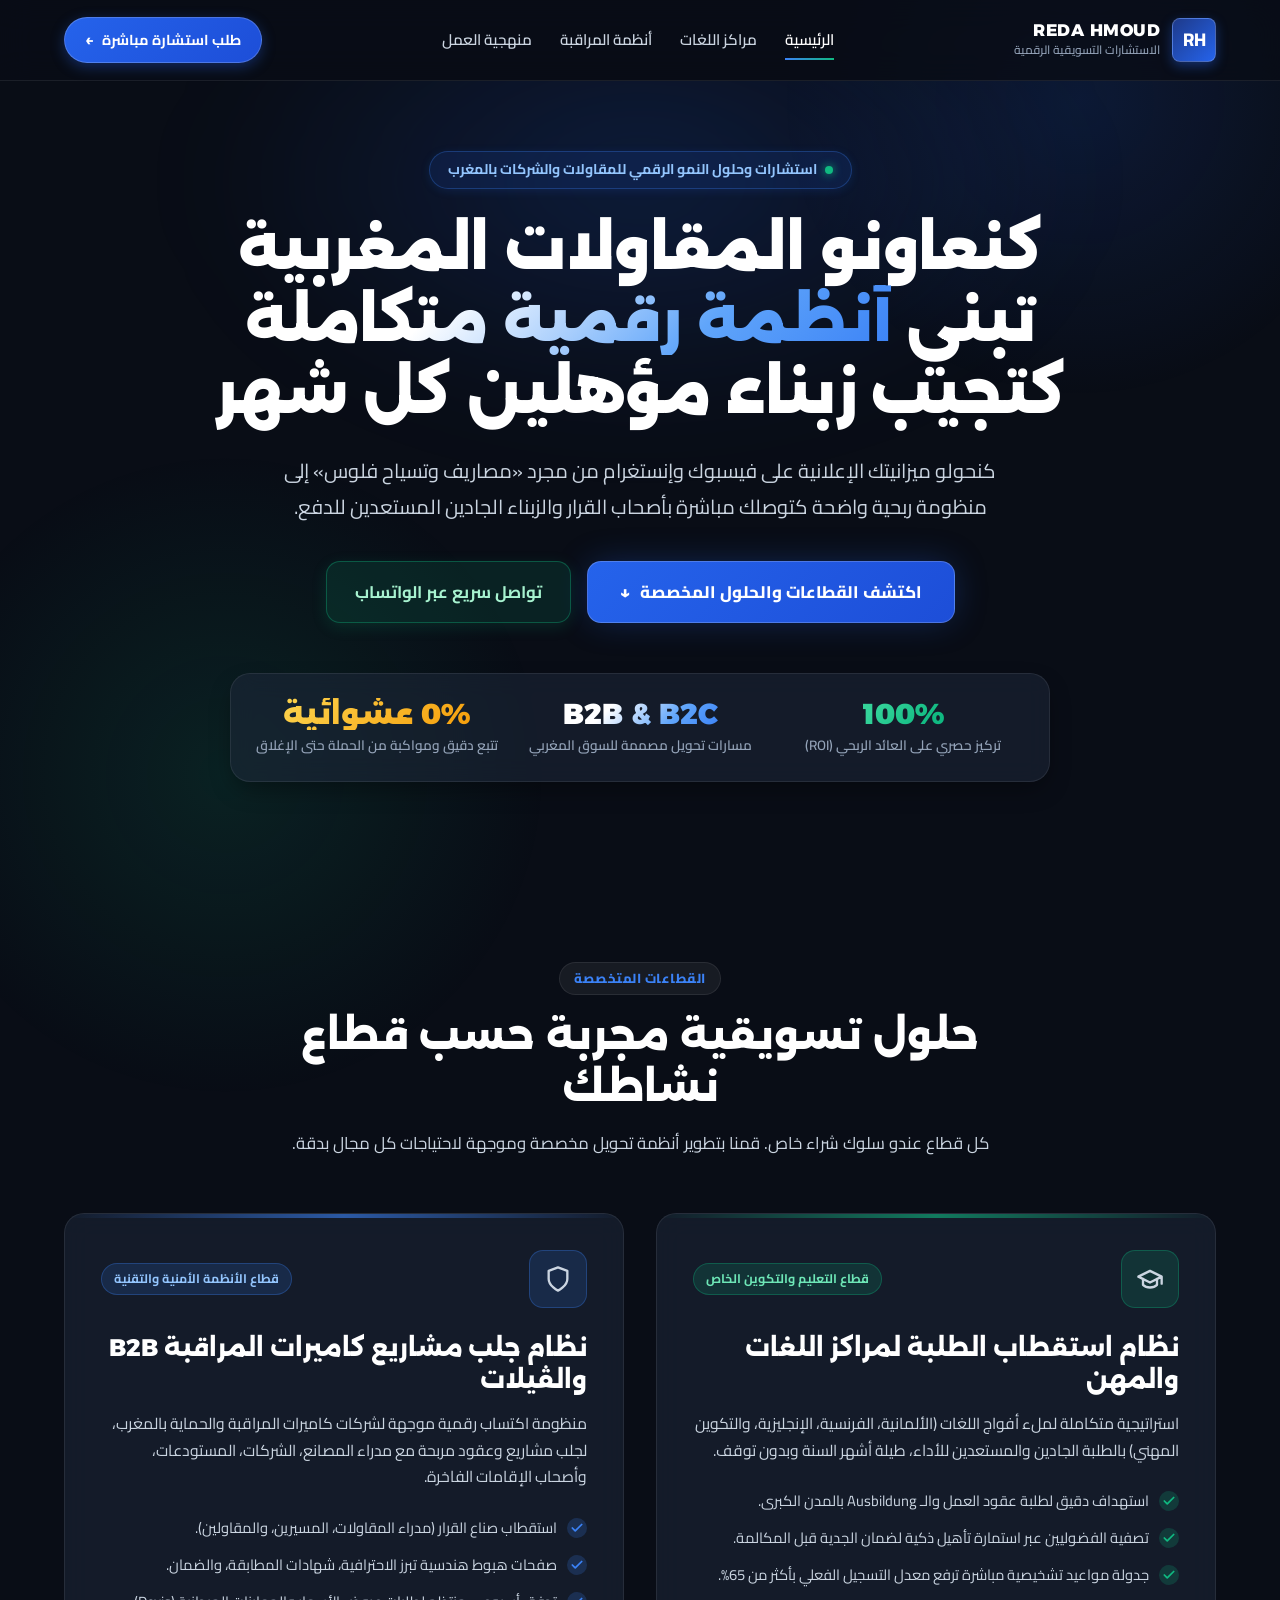
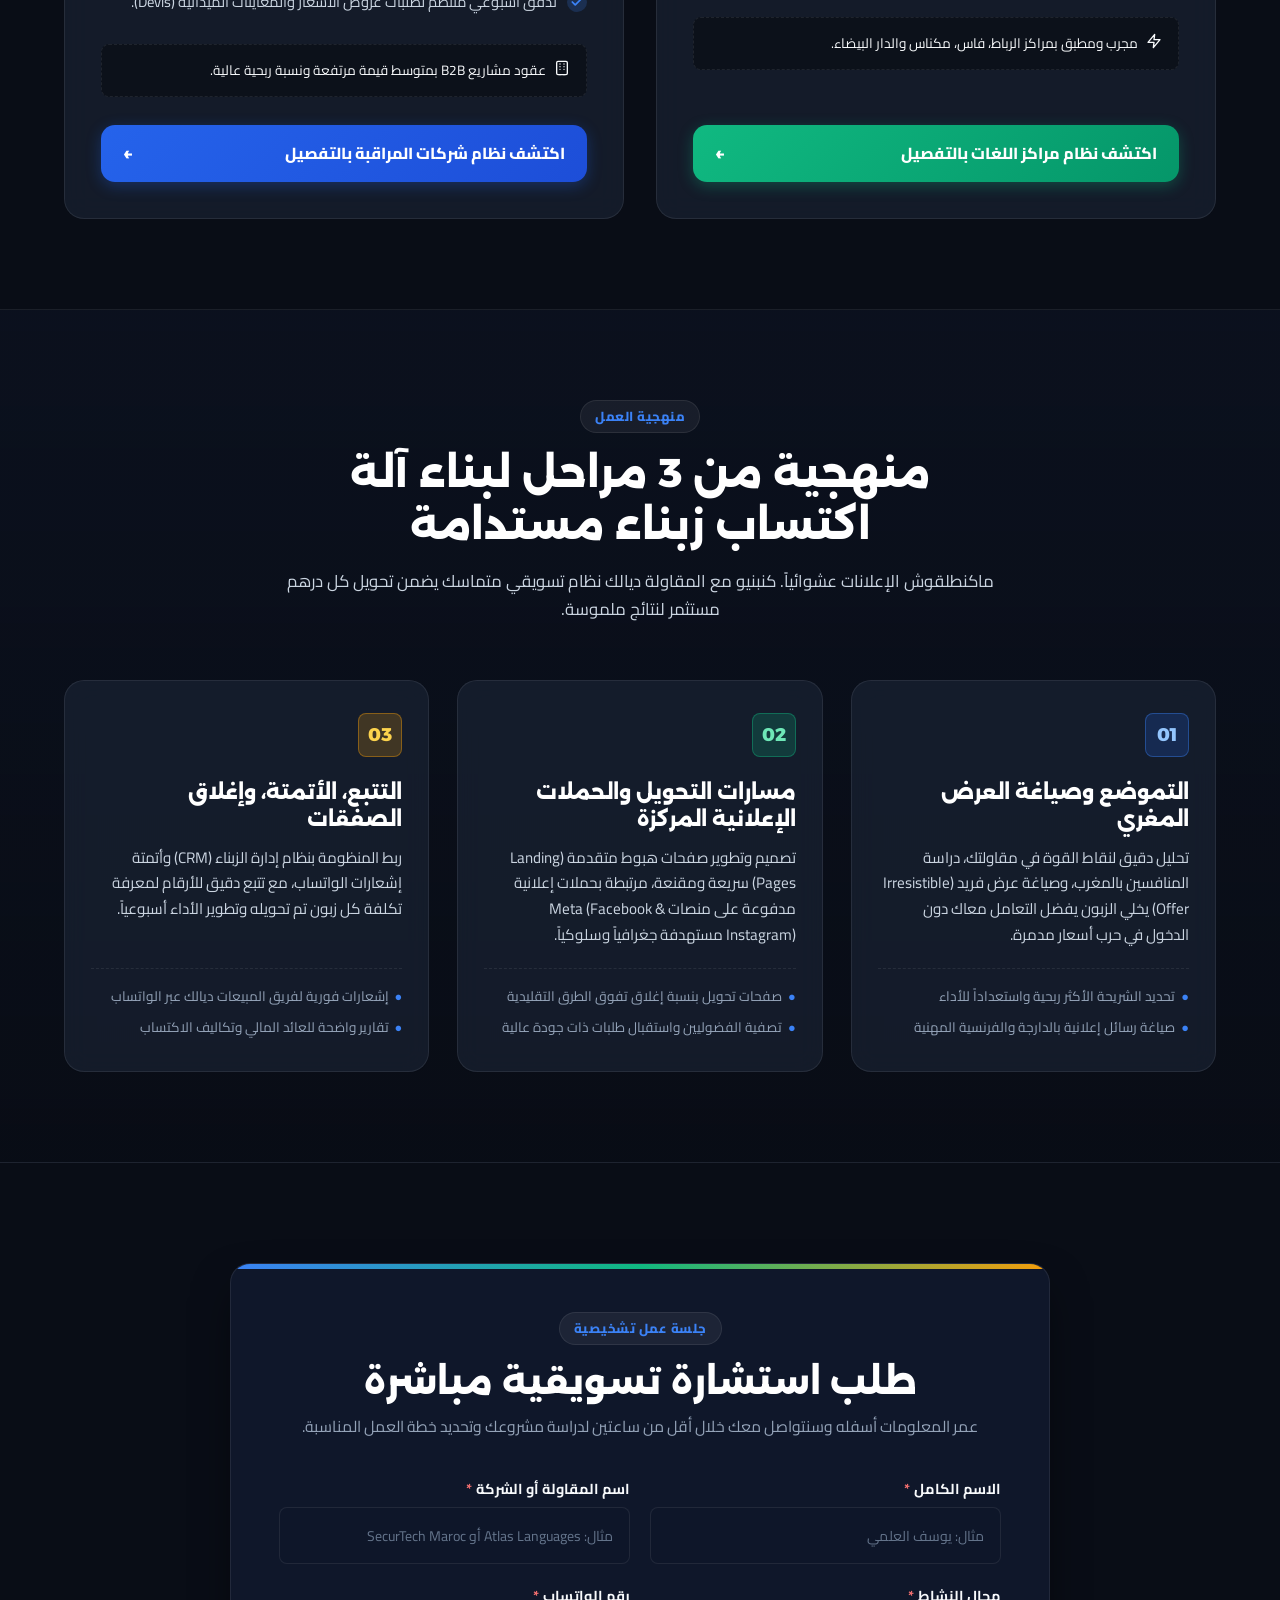
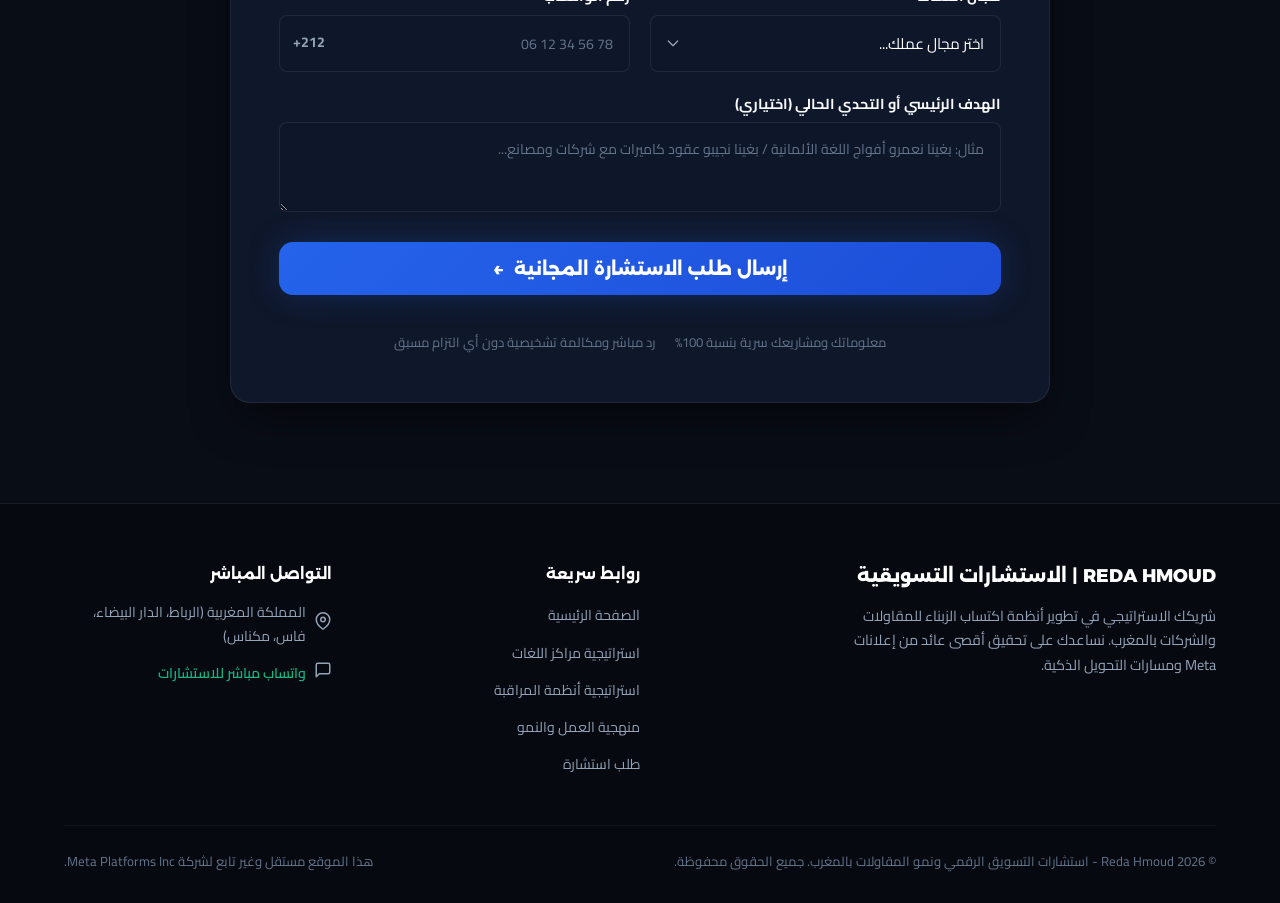
<file: index.html>
<!DOCTYPE html>
<html lang="ar" dir="rtl">
<head>
  <meta charset="UTF-8">
  <meta name="viewport" content="width=device-width, initial-scale=1.0">
  <title>رضا حمود | استشارات التسويق الرقمي واكتساب الزبناء للمقاولات بالمغرب</title>
  <meta name="description" content="مستشار تسويق رقمي متخصص في مساعدة الشركات والمقاولات المغربية على بناء منظومات اكتساب الزبناء عبر إعلانات Meta وصفحات الهبوط ذات التحويل العالي.">

  <!-- Favicon -->
  <link rel="icon" href="data:image/svg+xml,<svg xmlns='http://www.w3.org/2000/svg' viewBox='0 0 100 100'><circle cx='50' cy='50' r='45' fill='%232563eb'/><path d='M35 65 L50 30 L65 65 L50 52 Z' fill='%23ffffff'/></svg>">

  <!-- Open Graph -->
  <meta property="og:title" content="رضا حمود | استشارات التسويق الرقمي واكتساب الزبناء بالمغرب">
  <meta property="og:description" content="أنظمة اكتساب رقمية موثوقة لمراكز اللغات وشركات الأنظمة الأمنية والشركات المغربية.">
  <meta property="og:type" content="website">

  <!-- Google Fonts: Alexandria & Cairo -->
  <link rel="preconnect" href="https://fonts.googleapis.com">
  <link rel="preconnect" href="https://fonts.gstatic.com" crossorigin>
  <link href="https://fonts.googleapis.com/css2?family=Alexandria:wght@400;500;600;700;800;900&family=Cairo:wght@400;500;600;700;800;900&display=swap" rel="stylesheet">

  <!-- Main Stylesheet -->
  <link rel="stylesheet" href="assets/css/home.css">
</head>
<body>

  <div class="page-wrapper">

    <!-- 1. GLASSMORPHISM STICKY NAVBAR -->
    <header class="site-header" id="siteHeader">
      <div class="site-container nav-container">

        <!-- Logo & Brand Identity -->
        <a href="index.html" class="brand-logo-wrap" id="brandLogo">
          <div class="brand-icon-shield">RH</div>
          <div class="brand-info">
            <span class="brand-name">REDA HMOUD</span>
            <span class="brand-tagline">الاستشارات التسويقية الرقمية</span>
          </div>
        </a>

        <!-- Desktop Navigation Links -->
        <nav>
          <ul class="nav-desktop-menu">
            <li><a href="index.html" class="nav-link active">الرئيسية</a></li>
            <li><a href="centre-de-langue.html" class="nav-link">مراكز اللغات</a></li>
            <li><a href="camera-securite.html" class="nav-link">أنظمة المراقبة</a></li>
            <li><a href="#framework" class="nav-link">منهجية العمل</a></li>
          </ul>
        </nav>

        <!-- Navbar CTA & Mobile Toggle -->
        <div class="nav-actions">
          <a href="#contact" class="nav-cta-btn" id="navConsultBtn">
            <span>طلب استشارة مباشرة</span>
            <span>←</span>
          </a>
          <button class="mobile-menu-toggle" id="mobileMenuToggle" aria-label="القائمة" aria-expanded="false">
            <svg width="24" height="24" viewBox="0 0 24 24" fill="none" stroke="currentColor" stroke-width="2"><path d="M4 6h16M4 12h16M4 18h16"/></svg>
          </button>
        </div>

      </div>

      <!-- Mobile Navigation Drawer -->
      <div class="mobile-nav-drawer" id="mobileNavDrawer">
        <a href="index.html" class="nav-link active">الرئيسية</a>
        <a href="centre-de-langue.html" class="nav-link">مراكز اللغات والتكوين</a>
        <a href="camera-securite.html" class="nav-link">أنظمة المراقبة والحماية</a>
        <a href="#framework" class="nav-link">منهجية العمل والنمو</a>
        <a href="#contact" class="nav-cta-btn">طلب استشارة مباشرة ←</a>
      </div>
    </header>

    <main>

      <!-- 2. HERO SECTION -->
      <section class="hero-section" id="hero">
        <div class="hero-mesh-background"></div>
        <div class="site-container">
          <div class="hero-content">

            <!-- Eyebrow Pill -->
            <div class="hero-eyebrow-pill">
              <span class="eyebrow-pulse-dot"></span>
              <span>استشارات وحلول النمو الرقمي للمقاولات والشركات بالمغرب</span>
            </div>

            <!-- Main Headline -->
            <h1 class="hero-title">
              كنعاونو المقاولات المغربية تبني <span class="text-gradient-blue">أنظمة رقمية متكاملة</span> كتجيب زبناء مؤهلين كل شهر
            </h1>

            <!-- Subheadline -->
            <p class="hero-lead-text">
              كنحولو ميزانيتك الإعلانية على فيسبوك وإنستغرام من مجرد «مصاريف وتسياح فلوس» إلى منظومة ربحية واضحة كتوصلك مباشرة بأصحاب القرار والزبناء الجادين المستعدين للدفع.
            </p>

            <!-- Dual Action CTAs -->
            <div class="hero-actions-group">
              <a href="#solutions" class="btn-primary-action" id="heroPrimaryCta">
                <span>اكتشف القطاعات والحلول المخصصة</span>
                <span>↓</span>
              </a>
              <a href="https://wa.me/212600000000?text=%D8%B3%D9%84%D8%A7%D9%85%20%D8%B1%D8%B6%D8%A7%D8%8C%20%D8%A8%D8%BA%D9%8A%D8%AA%20%D9%86%D8%B9%D8%B1%D9%81%20%D8%A3%D9%83%D8%AB%D8%B1%20%D8%B9%D9%84%D9%89%20%D8%A7%D9%84%D8%A7%D8%B3%D8%AA%D8%B4%D8%A7%D8%B1%D8%A7%D8%AA%20%D8%A7%D9%84%D8%AA%D8%B3%D9%88%D9%8A%D9%82%D9%8A%D8%A9" target="_blank" rel="noopener noreferrer" class="btn-secondary-action" id="heroWhatsappCta">
                <span>تواصل سريع عبر الواتساب</span>
              </a>
            </div>

            <!-- Trust Bar / Key Proof Points -->
            <div class="hero-trust-bar">
              <div class="trust-stat-box">
                <span class="stat-number text-gradient-emerald">100%</span>
                <span class="stat-label">تركيز حصري على العائد الربحي (ROI)</span>
              </div>
              <div class="trust-stat-box">
                <span class="stat-number text-gradient-blue">B2B & B2C</span>
                <span class="stat-label">مسارات تحويل مصممة للسوق المغربي</span>
              </div>
              <div class="trust-stat-box">
                <span class="stat-number text-gradient-gold">0% عشوائية</span>
                <span class="stat-label">تتبع دقيق ومواكبة من الحملة حتى الإغلاق</span>
              </div>
            </div>

          </div>
        </div>
      </section>

      <!-- 3. INDUSTRY HUB SECTION (TWO HIGH-IMPACT CARDS) -->
      <section class="industry-hub-section" id="solutions">
        <div class="site-container">

          <div class="section-header-centered">
            <span class="section-badge-tag">القطاعات المتخصصة</span>
            <h2 class="section-title">حلول تسويقية مجربة حسب قطاع نشاطك</h2>
            <p class="section-description">
              كل قطاع عندو سلوك شراء خاص. قمنا بتطوير أنظمة تحويل مخصصة وموجهة لاحتياجات كل مجال بدقة.
            </p>
          </div>

          <div class="industry-cards-grid">

            <!-- Card A: Language Centers -->
            <article class="industry-card card-languages" id="cardLanguageCenter">
              <div class="card-top-content">
                <div class="card-top-header">
                  <div class="card-industry-icon">
                    <svg width="28" height="28" viewBox="0 0 24 24" fill="none" stroke="currentColor" stroke-width="2" stroke-linecap="round" stroke-linejoin="round"><path d="M22 10v6M2 10l10-5 10 5-10 5z"/><path d="M6 12v5c3 3 9 3 12 0v-5"/></svg>
                  </div>
                  <span class="card-category-pill">قطاع التعليم والتكوين الخاص</span>
                </div>

                <h3 class="card-main-title">نظام استقطاب الطلبة لمراكز اللغات والمهن</h3>
                <p class="card-pitch">
                  استراتيجية متكاملة لملء أفواج اللغات (الألمانية، الفرنسية، الإنجليزية، والتكوين المهني) بالطلبة الجادين والمستعدين للأداء، طيلة أشهر السنة وبدون توقف.
                </p>

                <ul class="card-benefits-list">
                  <li class="benefit-item">
                    <span class="benefit-check-icon"><svg width="14" height="14" viewBox="0 0 24 24" fill="none" stroke="currentColor" stroke-width="3" stroke-linecap="round" stroke-linejoin="round"><polyline points="20 6 9 17 4 12"></polyline></svg></span>
                    <span>استهداف دقيق لطلبة عقود العمل والـ Ausbildung بالمدن الكبرى.</span>
                  </li>
                  <li class="benefit-item">
                    <span class="benefit-check-icon"><svg width="14" height="14" viewBox="0 0 24 24" fill="none" stroke="currentColor" stroke-width="3" stroke-linecap="round" stroke-linejoin="round"><polyline points="20 6 9 17 4 12"></polyline></svg></span>
                    <span>تصفية الفضوليين عبر استمارة تأهيل ذكية لضمان الجدية قبل المكالمة.</span>
                  </li>
                  <li class="benefit-item">
                    <span class="benefit-check-icon"><svg width="14" height="14" viewBox="0 0 24 24" fill="none" stroke="currentColor" stroke-width="3" stroke-linecap="round" stroke-linejoin="round"><polyline points="20 6 9 17 4 12"></polyline></svg></span>
                    <span>جدولة مواعيد تشخيصية مباشرة ترفع معدل التسجيل الفعلي بأكثر من 65%.</span>
                  </li>
                </ul>

                <div class="card-proof-badge">
                  <span class="proof-icon">
                    <svg width="16" height="16" viewBox="0 0 24 24" fill="none" stroke="currentColor" stroke-width="2" stroke-linecap="round" stroke-linejoin="round"><polygon points="13 2 3 14 12 14 11 22 21 10 12 10 13 2"></polygon></svg>
                  </span>
                  <span>مجرب ومطبق بمراكز الرباط، فاس، مكناس والدار البيضاء.</span>
                </div>
              </div>

              <a href="centre-de-langue.html" class="card-cta-button" id="ctaLangCenter">
                <span>اكتشف نظام مراكز اللغات بالتفصيل</span>
                <span class="btn-arrow-icon">←</span>
              </a>
            </article>

            <!-- Card B: Security & CCTV Companies -->
            <article class="industry-card card-security" id="cardSecuritySystem">
              <div class="card-top-content">
                <div class="card-top-header">
                  <div class="card-industry-icon">
                    <svg width="28" height="28" viewBox="0 0 24 24" fill="none" stroke="currentColor" stroke-width="2" stroke-linecap="round" stroke-linejoin="round"><path d="M12 22s8-4 8-10V5l-8-3-8 3v7c0 6 8 10 8 10z"/></svg>
                  </div>
                  <span class="card-category-pill">قطاع الأنظمة الأمنية والتقنية</span>
                </div>

                <h3 class="card-main-title">نظام جلب مشاريع كاميرات المراقبة B2B والڤيلات</h3>
                <p class="card-pitch">
                  منظومة اكتساب رقمية موجهة لشركات كاميرات المراقبة والحماية بالمغرب، لجلب مشاريع وعقود مربحة مع مدراء المصانع، الشركات، المستودعات، وأصحاب الإقامات الفاخرة.
                </p>

                <ul class="card-benefits-list">
                  <li class="benefit-item">
                    <span class="benefit-check-icon"><svg width="14" height="14" viewBox="0 0 24 24" fill="none" stroke="currentColor" stroke-width="3" stroke-linecap="round" stroke-linejoin="round"><polyline points="20 6 9 17 4 12"></polyline></svg></span>
                    <span>استقطاب صناع القرار (مدراء المقاولات، المسيرين، والمقاولين).</span>
                  </li>
                  <li class="benefit-item">
                    <span class="benefit-check-icon"><svg width="14" height="14" viewBox="0 0 24 24" fill="none" stroke="currentColor" stroke-width="3" stroke-linecap="round" stroke-linejoin="round"><polyline points="20 6 9 17 4 12"></polyline></svg></span>
                    <span>صفحات هبوط هندسية تبرز الاحترافية، شهادات المطابقة، والضمان.</span>
                  </li>
                  <li class="benefit-item">
                    <span class="benefit-check-icon"><svg width="14" height="14" viewBox="0 0 24 24" fill="none" stroke="currentColor" stroke-width="3" stroke-linecap="round" stroke-linejoin="round"><polyline points="20 6 9 17 4 12"></polyline></svg></span>
                    <span>تدفق أسبوعي منتظم لطلبات عروض الأسعار والمعاينات الميدانية (Devis).</span>
                  </li>
                </ul>

                <div class="card-proof-badge">
                  <span class="proof-icon">
                    <svg width="16" height="16" viewBox="0 0 24 24" fill="none" stroke="currentColor" stroke-width="2" stroke-linecap="round" stroke-linejoin="round"><rect x="4" y="2" width="16" height="20" rx="2" ry="2"></rect><line x1="9" y1="22" x2="9" y2="22.01"></line><line x1="15" y1="22" x2="15" y2="22.01"></line><line x1="9" y1="6" x2="9" y2="6.01"></line><line x1="15" y1="6" x2="15" y2="6.01"></line><line x1="9" y1="10" x2="9" y2="10.01"></line><line x1="15" y1="10" x2="15" y2="10.01"></line><line x1="9" y1="14" x2="9" y2="14.01"></line><line x1="15" y1="14" x2="15" y2="14.01"></line></svg>
                  </span>
                  <span>عقود مشاريع B2B بمتوسط قيمة مرتفعة ونسبة ربحية عالية.</span>
                </div>
              </div>

              <a href="camera-securite.html" class="card-cta-button" id="ctaSecurityB2b">
                <span>اكتشف نظام شركات المراقبة بالتفصيل</span>
                <span class="btn-arrow-icon">←</span>
              </a>
            </article>

          </div>
        </div>
      </section>

      <!-- 4. 3-STEP GROWTH FRAMEWORK -->
      <section class="framework-section" id="framework">
        <div class="site-container">

          <div class="section-header-centered">
            <span class="section-badge-tag">منهجية العمل</span>
            <h2 class="section-title">منهجية من 3 مراحل لبناء آلة اكتساب زبناء مستدامة</h2>
            <p class="section-description">
              ماكنطلقوش الإعلانات عشوائياً. كنبنيو مع المقاولة ديالك نظام تسويقي متماسك يضمن تحويل كل درهم مستثمر لنتائج ملموسة.
            </p>
          </div>

          <div class="framework-cards-grid">

            <!-- Step 1 -->
            <div class="step-card">
              <div class="step-number-badge">01</div>
              <h3 class="step-heading">التموضع وصياغة العرض المغري</h3>
              <p class="step-detail-text">
                تحليل دقيق لنقاط القوة في مقاولتك، دراسة المنافسين بالمغرب، وصياغة عرض فريد (Irresistible Offer) يخلي الزبون يفضل التعامل معاك دون الدخول في حرب أسعار مدمرة.
              </p>
              <ul class="step-points-list">
                <li class="step-point-item">
                  <span class="step-point-bullet">●</span>
                  <span>تحديد الشريحة الأكثر ربحية واستعداداً للأداء</span>
                </li>
                <li class="step-point-item">
                  <span class="step-point-bullet">●</span>
                  <span>صياغة رسائل إعلانية بالدارجة والفرنسية المهنية</span>
                </li>
              </ul>
            </div>

            <!-- Step 2 -->
            <div class="step-card">
              <div class="step-number-badge">02</div>
              <h3 class="step-heading">مسارات التحويل والحملات الإعلانية المركزة</h3>
              <p class="step-detail-text">
                تصميم وتطوير صفحات هبوط متقدمة (Landing Pages) سريعة ومقنعة، مرتبطة بحملات إعلانية مدفوعة على منصات Meta (Facebook & Instagram) مستهدفة جغرافياً وسلوكياً.
              </p>
              <ul class="step-points-list">
                <li class="step-point-item">
                  <span class="step-point-bullet">●</span>
                  <span>صفحات تحويل بنسبة إغلاق تفوق الطرق التقليدية</span>
                </li>
                <li class="step-point-item">
                  <span class="step-point-bullet">●</span>
                  <span>تصفية الفضوليين واستقبال طلبات ذات جودة عالية</span>
                </li>
              </ul>
            </div>

            <!-- Step 3 -->
            <div class="step-card">
              <div class="step-number-badge">03</div>
              <h3 class="step-heading">التتبع، الأتمتة، وإغلاق الصفقات</h3>
              <p class="step-detail-text">
                ربط المنظومة بنظام إدارة الزبناء (CRM) وأتمتة إشعارات الواتساب، مع تتبع دقيق للأرقام لمعرفة تكلفة كل زبون تم تحويله وتطوير الأداء أسبوعياً.
              </p>
              <ul class="step-points-list">
                <li class="step-point-item">
                  <span class="step-point-bullet">●</span>
                  <span>إشعارات فورية لفريق المبيعات ديالك عبر الواتساب</span>
                </li>
                <li class="step-point-item">
                  <span class="step-point-bullet">●</span>
                  <span>تقارير واضحة للعائد المالي وتكاليف الاكتساب</span>
                </li>
              </ul>
            </div>

          </div>
        </div>
      </section>

      <!-- 5. CONTACT / LEAD INQUIRY FORM -->
      <section class="contact-section" id="contact">
        <div class="site-container">
          <div class="contact-card-wrapper">

            <div class="contact-header">
              <span class="section-badge-tag">جلسة عمل تشخيصية</span>
              <h2 class="contact-headline">طلب استشارة تسويقية مباشرة</h2>
              <p class="contact-subtext">
                عمر المعلومات أسفله وسنتواصل معك خلال أقل من ساعتين لدراسة مشروعك وتحديد خطة العمل المناسبة.
              </p>
            </div>

            <div class="form-alert-message" id="formAlert"></div>

            <form class="consulting-form" id="consultingForm" novalidate>

              <div class="form-grid-2col">
                <div class="form-field-group">
                  <label for="clientName" class="field-label">
                    <span>الاسم الكامل</span>
                    <span class="field-required">*</span>
                  </label>
                  <input type="text" id="clientName" class="input-control" placeholder="مثال: يوسف العلمي" required>
                </div>

                <div class="form-field-group">
                  <label for="businessName" class="field-label">
                    <span>اسم المقاولة أو الشركة</span>
                    <span class="field-required">*</span>
                  </label>
                  <input type="text" id="businessName" class="input-control" placeholder="مثال: Atlas Languages أو SecurTech Maroc" required>
                </div>
              </div>

              <div class="form-grid-2col">
                <div class="form-field-group">
                  <label for="businessSector" class="field-label">
                    <span>مجال النشاط</span>
                    <span class="field-required">*</span>
                  </label>
                  <select id="businessSector" class="select-control" required>
                    <option value="" disabled selected>اختر مجال عملك...</option>
                    <option value="مركز لغات وتكوين">مركز لغات ودعم مدرسي / تكوين مهني</option>
                    <option value="شركة أنظمة أمنية ومراقبة">شركة كاميرات مراقبة وحماية أمنية</option>
                    <option value="مقاولة خدمات B2B">مقاولة خدمات B2B أخرى</option>
                    <option value="نشاط تجاري آخر">نشاط تجاري / قطاع آخر</option>
                  </select>
                </div>

                <div class="form-field-group">
                  <label for="clientPhone" class="field-label">
                    <span>رقم الواتساب</span>
                    <span class="field-required">*</span>
                  </label>
                  <div class="phone-input-container">
                    <span class="phone-country-badge">+212</span>
                    <input type="tel" id="clientPhone" class="input-control" placeholder="06 12 34 56 78" required>
                  </div>
                </div>
              </div>

              <div class="form-field-group">
                <label for="clientNotes" class="field-label">
                  <span>الهدف الرئيسي أو التحدي الحالي (اختياري)</span>
                </label>
                <textarea id="clientNotes" class="textarea-control" placeholder="مثال: بغينا نعمرو أفواج اللغة الألمانية / بغينا نجيبو عقود كاميرات مع شركات ومصانع..."></textarea>
              </div>

              <button type="submit" class="form-submit-btn" id="submitBtn">
                <span>إرسال طلب الاستشارة المجانية</span>
                <span>←</span>
              </button>

              <div class="form-trust-guarantees">
                <div class="guarantee-badge">
                  <span>معلوماتك ومشاريعك سرية بنسبة 100%</span>
                </div>
                <div class="guarantee-badge">
                  <span>رد مباشر ومكالمة تشخيصية دون أي التزام مسبق</span>
                </div>
              </div>

            </form>

          </div>
        </div>
      </section>

    </main>

    <!-- 6. CLEAN FOOTER -->
    <footer class="site-footer">
      <div class="site-container">

        <div class="footer-top-grid">

          <div class="footer-brand-col">
            <h3 class="footer-brand-title">REDA HMOUD | الاستشارات التسويقية</h3>
            <p class="footer-brand-desc">
              شريكك الاستراتيجي في تطوير أنظمة اكتساب الزبناء للمقاولات والشركات بالمغرب. نساعدك على تحقيق أقصى عائد من إعلانات Meta ومسارات التحويل الذكية.
            </p>
          </div>

          <div class="footer-links-col">
            <h4 class="footer-links-heading">روابط سريعة</h4>
            <ul class="footer-nav-list">
              <li><a href="index.html" class="footer-nav-link">الصفحة الرئيسية</a></li>
              <li><a href="centre-de-langue.html" class="footer-nav-link">استراتيجية مراكز اللغات</a></li>
              <li><a href="camera-securite.html" class="footer-nav-link">استراتيجية أنظمة المراقبة</a></li>
              <li><a href="#framework" class="footer-nav-link">منهجية العمل والنمو</a></li>
              <li><a href="#contact" class="footer-nav-link">طلب استشارة</a></li>
            </ul>
          </div>

          <div class="footer-links-col">
            <h4 class="footer-links-heading">التواصل المباشر</h4>
            <div class="footer-contact-item">
              <span class="footer-icon-inline">
                <svg width="18" height="18" viewBox="0 0 24 24" fill="none" stroke="currentColor" stroke-width="2" stroke-linecap="round" stroke-linejoin="round"><path d="M21 10c0 7-9 13-9 13s-9-6-9-13a9 9 0 0 1 18 0z"></path><circle cx="12" cy="10" r="3"></circle></svg>
              </span>
              <span>المملكة المغربية (الرباط، الدار البيضاء، فاس، مكناس)</span>
            </div>
            <div class="footer-contact-item">
              <span class="footer-icon-inline">
                <svg width="18" height="18" viewBox="0 0 24 24" fill="none" stroke="currentColor" stroke-width="2" stroke-linecap="round" stroke-linejoin="round"><path d="M21 15a2 2 0 0 1-2 2H7l-4 4V5a2 2 0 0 1 2-2h14a2 2 0 0 1 2 2z"></path></svg>
              </span>
              <a href="https://wa.me/212600000000" target="_blank" rel="noopener noreferrer" class="footer-contact-link">واتساب مباشر للاستشارات</a>
            </div>
          </div>

        </div>

        <div class="footer-bottom-bar">
          <p>© 2026 Reda Hmoud - استشارات التسويق الرقمي ونمو المقاولات بالمغرب. جميع الحقوق محفوظة.</p>
          <p>هذا الموقع مستقل وغير تابع لشركة Meta Platforms Inc.</p>
        </div>

      </div>
    </footer>

  </div>

  <!-- Scripts -->
  <script src="assets/js/home.js"></script>
</body>
</html>
</file>
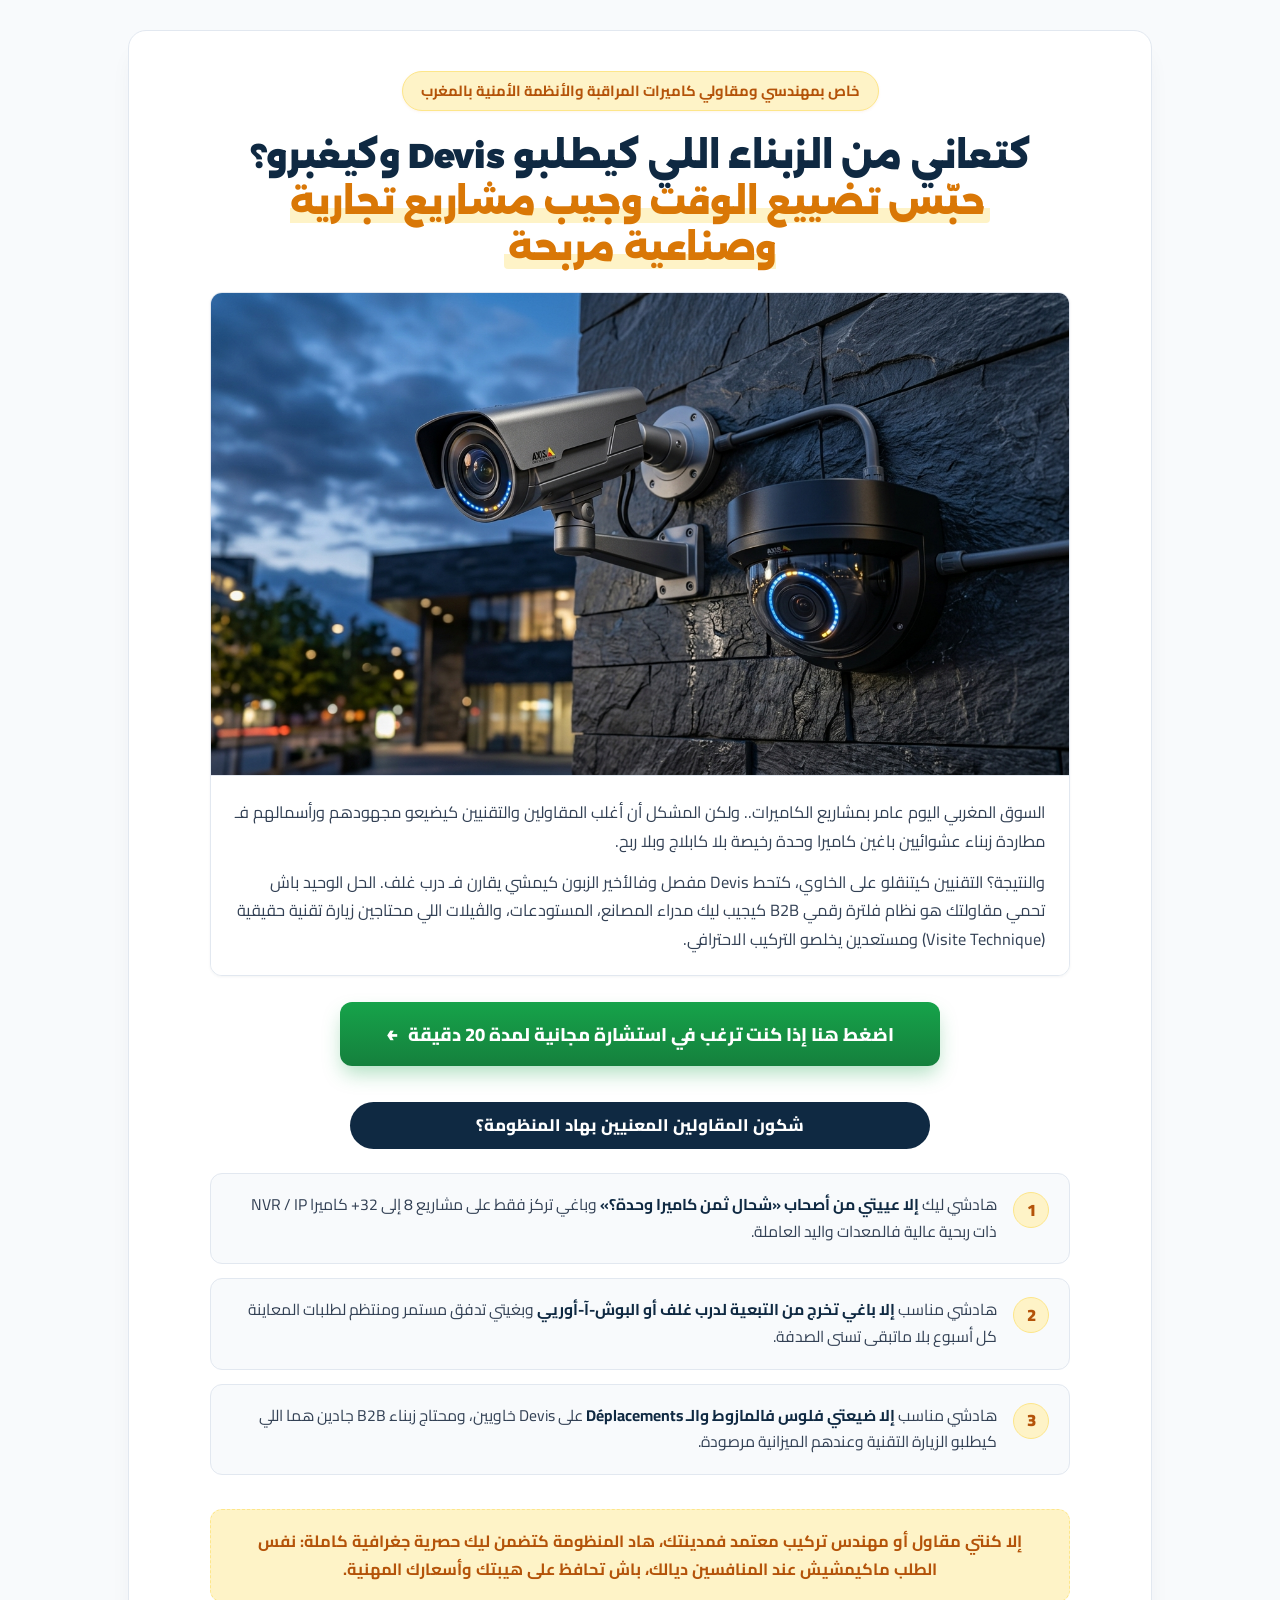
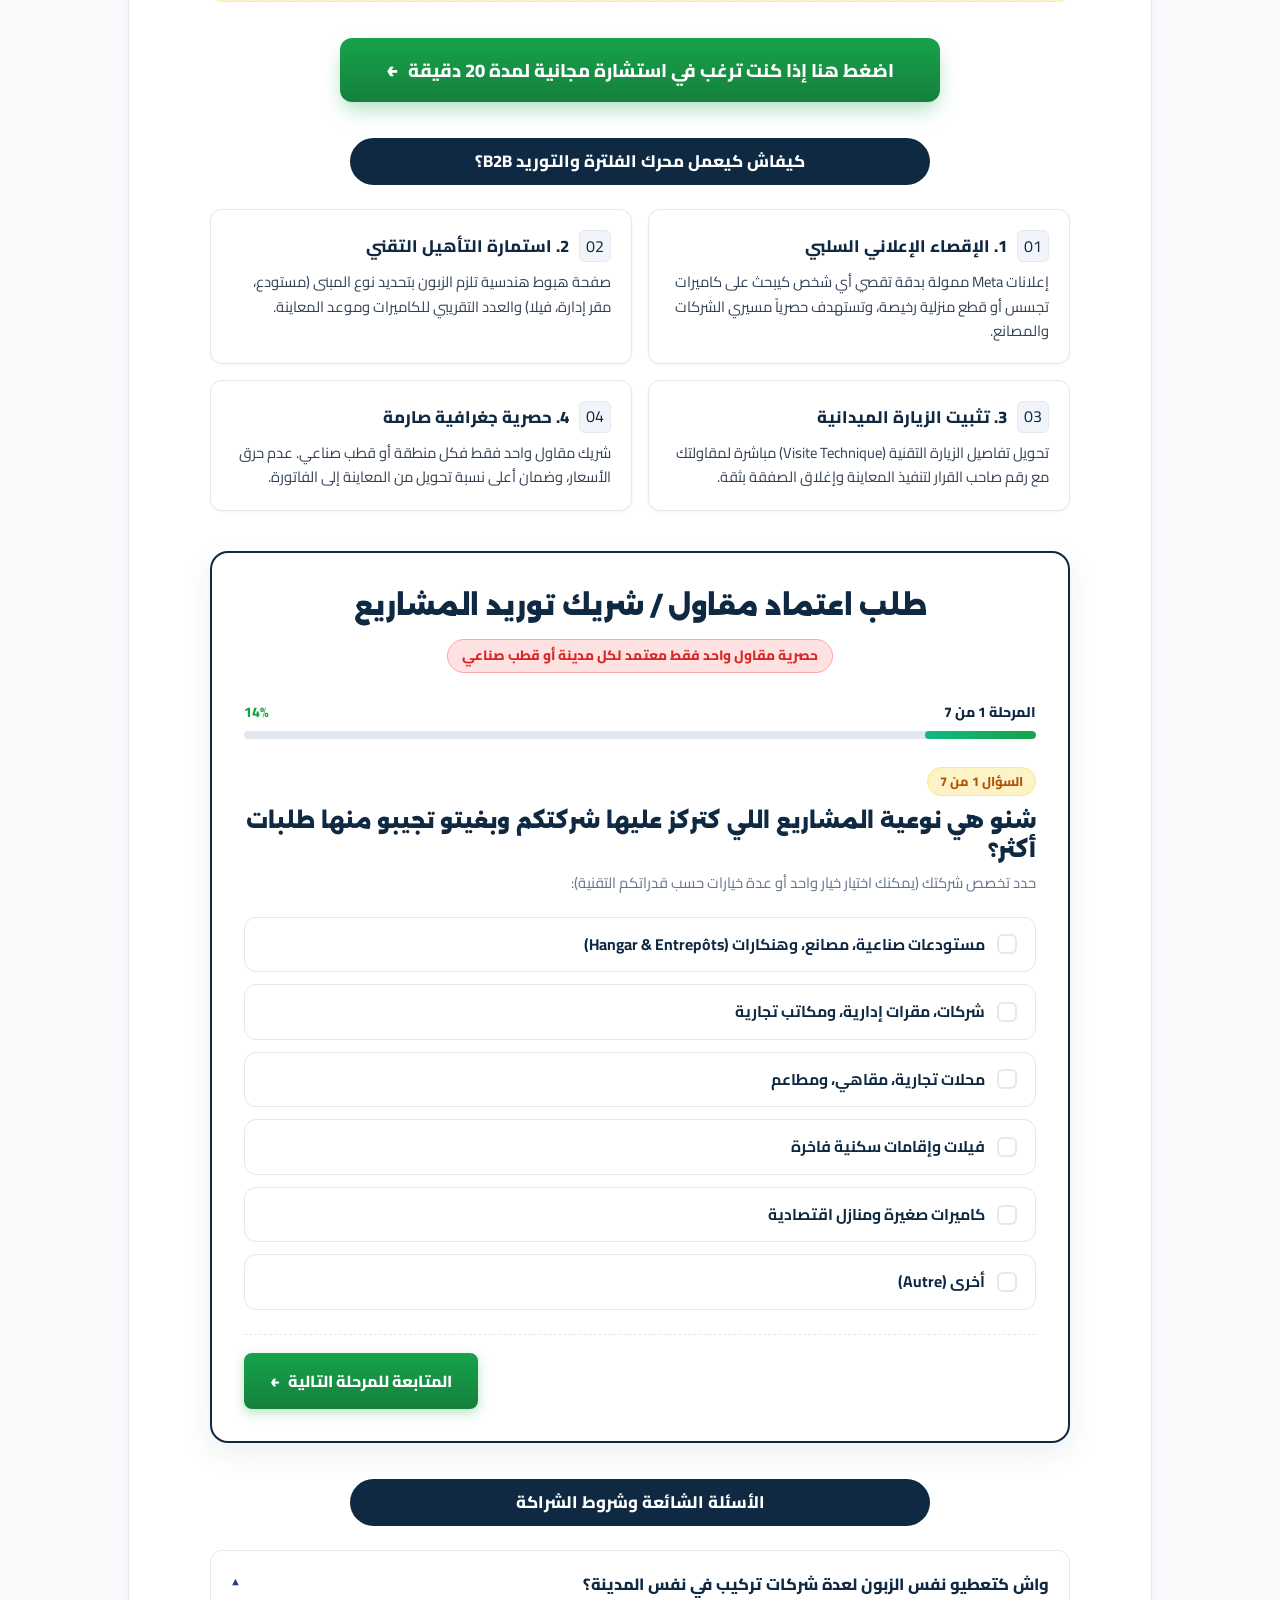
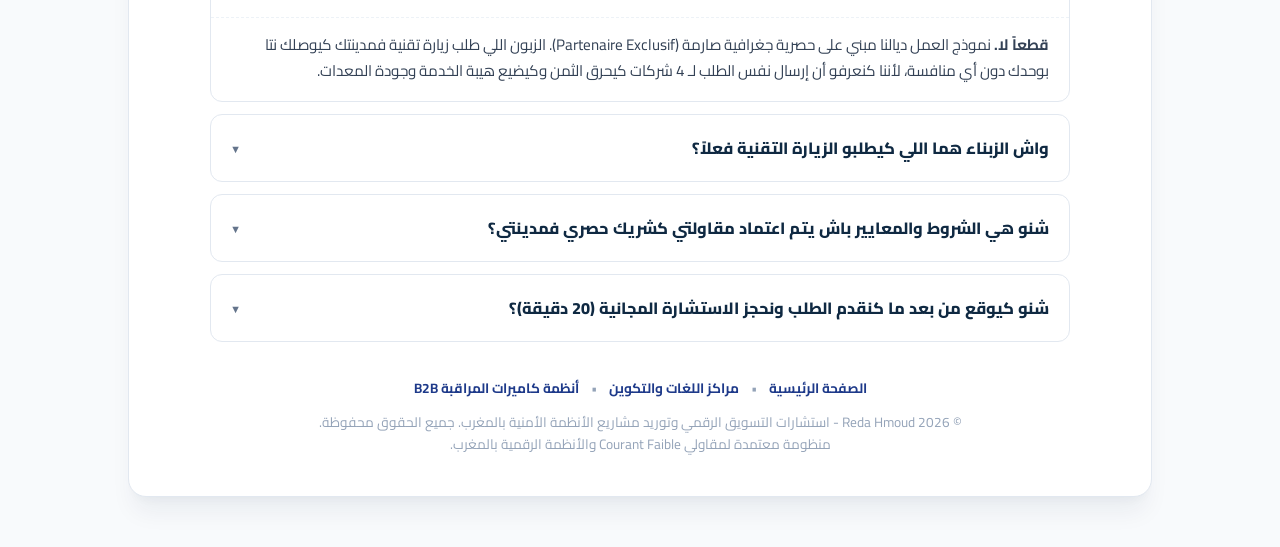
<file: camera-securite.html>
<!DOCTYPE html>
<html lang="ar" dir="rtl">
<head>
  <meta charset="UTF-8">
  <meta name="viewport" content="width=device-width, initial-scale=1.0">
  <title>خطة توريد مشاريع كاميرات المراقبة B2B للمقاولين بالمغرب | رضا حمود</title>
  <meta name="description" content="منظومة توريد مشاريع أنظمة المراقبة بالفيديو والحماية B2B لمقاولي ومهندسي الكاميرات بالمغرب: مصانع، مستودعات، محلات تجارية، وفيلات فاخرة مع زيارات تقنية مؤكدة.">

  <!-- Favicon -->
  <link rel="icon" href="data:image/svg+xml,<svg xmlns='http://www.w3.org/2000/svg' viewBox='0 0 100 100'><circle cx='50' cy='50' r='45' fill='%230f2942'/><path d='M50 22 L75 34 L75 55 C75 70 50 82 50 82 C50 82 25 70 25 55 L25 34 Z' fill='%2316a34a'/></svg>">

  <!-- Open Graph -->
  <meta property="og:title" content="توريد مشاريع كاميرات المراقبة B2B لمقاولي ومهندسي الأنظمة الأمنية بالمغرب">
  <meta property="og:description" content="حبّس تضييع الوقت مع الفضوليين. استقبل طلبات تركيب ومعاينات ميدانية لمشاريع صناعية وتجارية مربحة.">
  <meta property="og:type" content="website">

  <!-- Google Fonts: Cairo & Alexandria -->
  <link rel="preconnect" href="https://fonts.googleapis.com">
  <link rel="preconnect" href="https://fonts.gstatic.com" crossorigin>
  <link href="https://fonts.googleapis.com/css2?family=Cairo:wght@400;500;600;700;800;900&family=Alexandria:wght@400;600;700;800&display=swap" rel="stylesheet">

  <!-- Main Stylesheet (Matching Centre de Langue Aesthetic) -->
  <link rel="stylesheet" href="assets/css/security-b2b.css">
</head>
<body>

  <div class="page-wrapper">

    <!-- MAIN ELEVATED CONTAINER CARD -->
    <main class="main-card">

      <!-- 1. TARGET CALLOUT PILL -->
      <div class="target-callout-wrapper">
        <div class="target-pill">
          <span>خاص بمهندسي ومقاولي كاميرات المراقبة والأنظمة الأمنية بالمغرب</span>
        </div>
      </div>

      <!-- 2. THE BIG PAIN HEADLINE -->
      <h1 class="main-headline">
        كتعاني من الزبناء اللي كيطلبو Devis وكيغبرو؟ <span class="highlight-amber">حبّس تضييع الوقت وجيب مشاريع تجارية وصناعية مربحة</span>
      </h1>

      <!-- 3. HERO UNIFIED CARD (IMAGE FIRST + TEXT DIRECTLY BENEATH) -->
      <section class="hero-unified-card" aria-label="عرض توضيحي لمشاريع أنظمة المراقبة">
        <div class="hero-image-wrap">
          <img 
            src="assets/images/camera-hero.jpg" 
            alt="مشاريع تركيب كاميرات المراقبة بالمصانع والشركات" 
            class="hero-classroom-img"
            loading="eager"
          >
        </div>

        <div class="brutal-subheadline">
          <p>السوق المغربي اليوم عامر بمشاريع الكاميرات.. ولكن المشكل أن أغلب المقاولين والتقنيين كيضيعو مجهودهم ورأسمالهم فـ مطاردة زبناء عشوائيين باغين كاميرا وحدة رخيصة بلا كابلاج وبلا ربح.</p>
          <p>والنتيجة؟ التقنيين كيتنقلو على الخاوي، كتحط Devis مفصل وفالأخير الزبون كيمشي يقارن فـ درب غلف. الحل الوحيد باش تحمي مقاولتك هو نظام فلترة رقمي B2B كيجيب ليك مدراء المصانع، المستودعات، والڤيلات اللي محتاجين زيارة تقنية حقيقية (Visite Technique) ومستعدين يخلصو التركيب الاحترافي.</p>
        </div>
      </section>

      <!-- 4. FAST-JUMP CTA BUTTON -->
      <div class="fast-jump-cta-wrap">
        <a href="#applicationSection" class="fast-jump-cta-btn">
          <span>اضغط هنا إذا كنت ترغب في استشارة مجانية لمدة 20 دقيقة</span>
          <span class="cta-arrow">←</span>
        </a>
      </div>

      <!-- 5. THE 3 QUALIFICATION SEGMENTATION CARDS -->
      <section class="segmentation-section">
        <h2 class="section-title-pill">
          <span>شكون المقاولين المعنيين بهاد المنظومة؟</span>
        </h2>

        <div class="cards-stack">
          <!-- Card 1 -->
          <div class="qualification-card">
            <div class="card-badge-num">1</div>
            <p>
              هادشي ليك <strong>إلا عييتي من أصحاب «شحال ثمن كاميرا وحدة؟»</strong> وباغي تركز فقط على مشاريع 8 إلى 32+ كاميرا NVR / IP ذات ربحية عالية فالمعدات واليد العاملة.
            </p>
          </div>

          <!-- Card 2 -->
          <div class="qualification-card">
            <div class="card-badge-num">2</div>
            <p>
              هادشي مناسب <strong>إلا باغي تخرج من التبعية لدرب غلف أو البوش-آ-أوريي</strong> وبغيتي تدفق مستمر ومنتظم لطلبات المعاينة كل أسبوع بلا ماتبقى تسنى الصدفة.
            </p>
          </div>

          <!-- Card 3 -->
          <div class="qualification-card">
            <div class="card-badge-num">3</div>
            <p>
              هادشي مناسب <strong>إلا ضيعتي فلوس فالمازوط والـ Déplacements</strong> على Devis خاويين، ومحتاج زبناء B2B جادين هما اللي كيطلبو الزيارة التقنية وعندهم الميزانية مرصودة.
            </p>
          </div>
        </div>
      </section>

      <!-- 6. THE BRIDGE / TRANSITION TEXT -->
      <div class="bridge-box">
        <p class="bridge-text">
          إلا كنتي مقاول أو مهندس تركيب معتمد فمدينتك، هاد المنظومة كتضمن ليك حصرية جغرافية كاملة: نفس الطلب ماكيمشيش عند المنافسين ديالك، باش تحافظ على هيبتك وأسعارك المهنية.
        </p>
      </div>

      <!-- FAST-JUMP CTA BUTTON (AFTER EXCLUSIVITY TEXT) -->
      <div class="fast-jump-cta-wrap">
        <a href="#applicationSection" class="fast-jump-cta-btn">
          <span>اضغط هنا إذا كنت ترغب في استشارة مجانية لمدة 20 دقيقة</span>
          <span class="cta-arrow">←</span>
        </a>
      </div>

      <!-- 7. 4-PILLAR FILTRATION ENGINE -->
      <section class="engine-section">
        <h2 class="section-title-pill">
          <span>كيفاش كيعمل محرك الفلترة والتوريد B2B؟</span>
        </h2>

        <div class="engine-grid-2col">
          <div class="engine-card">
            <div class="engine-card-header">
              <span class="engine-step-icon">01</span>
              <h3 class="engine-card-title">1. الإقصاء الإعلاني السلبي</h3>
            </div>
            <p class="engine-card-desc">
              إعلانات Meta ممولة بدقة تقصي أي شخص كيبحث على كاميرات تجسس أو قطع منزلية رخيصة، وتستهدف حصرياً مسيري الشركات والمصانع.
            </p>
          </div>

          <div class="engine-card">
            <div class="engine-card-header">
              <span class="engine-step-icon">02</span>
              <h3 class="engine-card-title">2. استمارة التأهيل التقني</h3>
            </div>
            <p class="engine-card-desc">
              صفحة هبوط هندسية تلزم الزبون بتحديد نوع المبنى (مستودع، مقر إدارة، فيلا) والعدد التقريبي للكاميرات وموعد المعاينة.
            </p>
          </div>

          <div class="engine-card">
            <div class="engine-card-header">
              <span class="engine-step-icon">03</span>
              <h3 class="engine-card-title">3. تثبيت الزيارة الميدانية</h3>
            </div>
            <p class="engine-card-desc">
              تحويل تفاصيل الزيارة التقنية (Visite Technique) مباشرة لمقاولتك مع رقم صاحب القرار لتنفيذ المعاينة وإغلاق الصفقة بثقة.
            </p>
          </div>

          <div class="engine-card">
            <div class="engine-card-header">
              <span class="engine-step-icon">04</span>
              <h3 class="engine-card-title">4. حصرية جغرافية صارمة</h3>
            </div>
            <p class="engine-card-desc">
              شريك مقاول واحد فقط فكل منطقة أو قطب صناعي. عدم حرق الأسعار، وضمان أعلى نسبة تحويل من المعاينة إلى الفاتورة.
            </p>
          </div>
        </div>
      </section>

      <!-- 8. THE MAIN MULTI-STEP APPLICATION FORM SECTION -->
      <section class="booking-main-wrapper" id="applicationSection">
        <div class="booking-header">
          <h3 class="booking-title">طلب اعتماد مقاول / شريك توريد المشاريع</h3>
          <div class="scarcity-pill">
            <span>حصرية مقاول واحد فقط معتمد لكل مدينة أو قطب صناعي</span>
          </div>
        </div>

        <div class="form-status-alert" id="formAlertBox"></div>

        <!-- Multi-Step Form Container -->
        <form id="securityAppForm" class="multistep-form-container" novalidate>

          <!-- Progress bar & step indicator -->
          <div class="form-progress-wrap">
            <div class="progress-info-row">
              <span class="step-indicator-text" id="stepIndicatorText">المرحلة 1 من 7</span>
              <span class="step-percentage-text" id="stepPercentageText">14%</span>
            </div>
            <div class="progress-bar-track">
              <div class="progress-bar-fill" id="progressBarFill" style="width: 14%;"></div>
            </div>
          </div>

          <!-- Step 1: Project Selection (Filtre نوعية المشاريع) -->
          <div class="form-step active" data-step="1">
            <div class="step-header-box">
              <span class="step-badge">السؤال 1 من 7</span>
              <h4 class="step-question-title">شنو هي نوعية المشاريع اللي كتركز عليها شركتكم وبغيتو تجيبو منها طلبات أكثر؟</h4>
              <p class="step-question-desc">حدد تخصص شركتك (يمكنك اختيار خيار واحد أو عدة خيارات حسب قدراتكم التقنية):</p>
            </div>

            <div class="options-grid">
              <label class="option-card checkbox-type">
                <input type="checkbox" name="project_focus" value="مستودعات صناعية، مصانع، وهنكارات (Hangar & Entrepôts)">
                <div class="option-content">
                  <span class="option-indicator"></span>
                  <span class="option-label">مستودعات صناعية، مصانع، وهنكارات (Hangar & Entrepôts)</span>
                </div>
              </label>

              <label class="option-card checkbox-type">
                <input type="checkbox" name="project_focus" value="شركات، مقرات إدارية، ومكاتب تجارية">
                <div class="option-content">
                  <span class="option-indicator"></span>
                  <span class="option-label">شركات، مقرات إدارية، ومكاتب تجارية</span>
                </div>
              </label>

              <label class="option-card checkbox-type">
                <input type="checkbox" name="project_focus" value="محلات تجارية، مقاهي، ومطاعم">
                <div class="option-content">
                  <span class="option-indicator"></span>
                  <span class="option-label">محلات تجارية، مقاهي، ومطاعم</span>
                </div>
              </label>

              <label class="option-card checkbox-type">
                <input type="checkbox" name="project_focus" value="فيلات وإقامات سكنية فاخرة">
                <div class="option-content">
                  <span class="option-indicator"></span>
                  <span class="option-label">فيلات وإقامات سكنية فاخرة</span>
                </div>
              </label>

              <label class="option-card checkbox-type">
                <input type="checkbox" name="project_focus" value="كاميرات صغيرة ومنازل اقتصادية">
                <div class="option-content">
                  <span class="option-indicator"></span>
                  <span class="option-label">كاميرات صغيرة ومنازل اقتصادية</span>
                </div>
              </label>

              <label class="option-card checkbox-type">
                <input type="checkbox" name="project_focus" value="أخرى" id="projectAutreCheckbox">
                <div class="option-content">
                  <span class="option-indicator"></span>
                  <span class="option-label">أخرى (Autre)</span>
                </div>
              </label>
            </div>

            <div class="autre-specify-wrap" id="autreProjectWrap" style="display: none;">
              <input type="text" id="autreProjectInput" class="form-input" placeholder="حدد نوع المشاريع الأخرى التي تنفذونها...">
            </div>

            <div class="step-actions single-next">
              <button type="button" class="step-btn next-btn" data-next="2">
                <span>المتابعة للمرحلة التالية</span>
                <span class="btn-arrow">←</span>
              </button>
            </div>
          </div>

          <!-- Step 2: Operational Capacity (القدرة التشغيلية - فرق التركيب) -->
          <div class="form-step" data-step="2">
            <div class="step-header-box">
              <span class="step-badge">السؤال 2 من 7</span>
              <h4 class="step-question-title">القدرة التشغيلية وحجم الفرق التقنية</h4>
              <p class="step-question-desc">شحال من فريق تركيب وتقنيين (Équipes d'installation) متوفرين عندكم حالياً؟</p>
            </div>

            <div class="options-grid">
              <label class="option-card">
                <input type="radio" name="team_capacity" value="فريق واحد (1 Équipe)">
                <div class="option-content">
                  <span class="option-indicator"></span>
                  <span class="option-label">فريق واحد (1 Équipe)</span>
                </div>
              </label>

              <label class="option-card">
                <input type="radio" name="team_capacity" value="من 2 إلى 3 فرق عمل">
                <div class="option-content">
                  <span class="option-indicator"></span>
                  <span class="option-label">من 2 إلى 3 فرق عمل</span>
                </div>
              </label>

              <label class="option-card">
                <input type="radio" name="team_capacity" value="أكثر من 3 فرق (شركة مهيكلة)">
                <div class="option-content">
                  <span class="option-indicator"></span>
                  <span class="option-label">أكثر من 3 فرق (شركة مهيكلة)</span>
                </div>
              </label>
            </div>

            <div class="step-actions">
              <button type="button" class="step-btn prev-btn" data-prev="1">
                <span class="btn-arrow">→</span>
                <span>السابق</span>
              </button>
              <button type="button" class="step-btn next-btn" data-next="3">
                <span>المتابعة للمرحلة التالية</span>
                <span class="btn-arrow">←</span>
              </button>
            </div>
          </div>

          <!-- Step 3: Geographic Coverage (مناطق ومدن التغطية - خيارات متعددة منفصلة) -->
          <div class="form-step" data-step="3">
            <div class="step-header-box">
              <span class="step-badge">السؤال 3 من 7</span>
              <h4 class="step-question-title">شنو هي المدينة الرئيسية ومناطق التغطية اللي تقدروا ديرو فيها معاينة ميدانية (Visite technique)؟</h4>
              <p class="step-question-desc">حدد جميع المدن والمناطق التي تستطيعون التنقل إليها لإجراء المعاينة الميدانية (يمكنك اختيار عدة مدن):</p>
            </div>

            <div class="cities-grid">
              <label class="option-card checkbox-type">
                <input type="checkbox" name="coverage_cities" value="الدار البيضاء">
                <div class="option-content">
                  <span class="option-indicator"></span>
                  <span class="option-label">الدار البيضاء</span>
                </div>
              </label>

              <label class="option-card checkbox-type">
                <input type="checkbox" name="coverage_cities" value="الرباط">
                <div class="option-content">
                  <span class="option-indicator"></span>
                  <span class="option-label">الرباط</span>
                </div>
              </label>

              <label class="option-card checkbox-type">
                <input type="checkbox" name="coverage_cities" value="سلا">
                <div class="option-content">
                  <span class="option-indicator"></span>
                  <span class="option-label">سلا</span>
                </div>
              </label>

              <label class="option-card checkbox-type">
                <input type="checkbox" name="coverage_cities" value="طنجة">
                <div class="option-content">
                  <span class="option-indicator"></span>
                  <span class="option-label">طنجة</span>
                </div>
              </label>

              <label class="option-card checkbox-type">
                <input type="checkbox" name="coverage_cities" value="فاس">
                <div class="option-content">
                  <span class="option-indicator"></span>
                  <span class="option-label">فاس</span>
                </div>
              </label>

              <label class="option-card checkbox-type">
                <input type="checkbox" name="coverage_cities" value="مكناس">
                <div class="option-content">
                  <span class="option-indicator"></span>
                  <span class="option-label">مكناس</span>
                </div>
              </label>

              <label class="option-card checkbox-type">
                <input type="checkbox" name="coverage_cities" value="مراكش">
                <div class="option-content">
                  <span class="option-indicator"></span>
                  <span class="option-label">مراكش</span>
                </div>
              </label>

              <label class="option-card checkbox-type">
                <input type="checkbox" name="coverage_cities" value="أكادير">
                <div class="option-content">
                  <span class="option-indicator"></span>
                  <span class="option-label">أكادير</span>
                </div>
              </label>

              <label class="option-card checkbox-type">
                <input type="checkbox" name="coverage_cities" value="القنيطرة">
                <div class="option-content">
                  <span class="option-indicator"></span>
                  <span class="option-label">القنيطرة</span>
                </div>
              </label>

              <label class="option-card checkbox-type">
                <input type="checkbox" name="coverage_cities" value="تطوان">
                <div class="option-content">
                  <span class="option-indicator"></span>
                  <span class="option-label">تطوان</span>
                </div>
              </label>

              <label class="option-card checkbox-type">
                <input type="checkbox" name="coverage_cities" value="وجدة والشرق">
                <div class="option-content">
                  <span class="option-indicator"></span>
                  <span class="option-label">وجدة والشرق</span>
                </div>
              </label>

              <label class="option-card checkbox-type">
                <input type="checkbox" name="coverage_cities" value="أخرى" id="cityCoverageAutreCheckbox">
                <div class="option-content">
                  <span class="option-indicator"></span>
                  <span class="option-label">مدن أخرى (Autre)</span>
                </div>
              </label>
            </div>

            <div class="autre-specify-wrap" id="cityCoverageAutreWrap" style="display: none;">
              <input type="text" id="cityCoverageAutreInput" class="form-input" placeholder="اكتب أسماء المدن والمناطق الأخرى...">
            </div>

            <div class="step-actions">
              <button type="button" class="step-btn prev-btn" data-prev="2">
                <span class="btn-arrow">→</span>
                <span>السابق</span>
              </button>
              <button type="button" class="step-btn next-btn" data-next="4">
                <span>المتابعة للمرحلة التالية</span>
                <span class="btn-arrow">←</span>
              </button>
            </div>
          </div>

          <!-- Step 4: Social Media Advertising Experience (التجربة السابقة مع الإعلانات الممولة) -->
          <div class="form-step" data-step="4">
            <div class="step-header-box">
              <span class="step-badge">السؤال 4 من 7</span>
              <h4 class="step-question-title">واش فايت ليكم خدمتو بالإعلانات الممولة فـ مواقع التواصل الاجتماعي (Social Media Ads)؟</h4>
              <p class="step-question-desc">حدد تجربتكم السابقة مع إعلانات الفيسبوك، إنستغرام أو غيرها لجلب مشاريع الكاميرات:</p>
            </div>

            <div class="options-grid">
              <label class="option-card">
                <input type="radio" name="social_ads" value="نعم، كنطلقو إعلانات ممولة بانتظام (Facebook / Instagram)">
                <div class="option-content">
                  <span class="option-indicator"></span>
                  <span class="option-label">نعم، كنطلقو إعلانات ممولة بانتظام (Facebook / Instagram)</span>
                </div>
              </label>

              <label class="option-card">
                <input type="radio" name="social_ads" value="نعم، جربنا ولكن بدون نتائج مرضية أو بدون متابعة">
                <div class="option-content">
                  <span class="option-indicator"></span>
                  <span class="option-label">نعم، جربنا ولكن بدون نتائج مرضية أو بدون متابعة</span>
                </div>
              </label>

              <label class="option-card">
                <input type="radio" name="social_ads" value="لا، ما عمرنا درنا إعلانات ممولة فـ السوشيال ميديا">
                <div class="option-content">
                  <span class="option-indicator"></span>
                  <span class="option-label">لا، ما عمرنا درنا إعلانات ممولة فـ السوشيال ميديا (كنعتمدو فقط على المعارف)</span>
                </div>
              </label>
            </div>

            <div class="step-actions">
              <button type="button" class="step-btn prev-btn" data-prev="3">
                <span class="btn-arrow">→</span>
                <span>السابق</span>
              </button>
              <button type="button" class="step-btn next-btn" data-next="5">
                <span>المتابعة للمرحلة التالية</span>
                <span class="btn-arrow">←</span>
              </button>
            </div>
          </div>

          <!-- Step 5: Monthly Ad Budget (الميزانية الإعلانية الشهرية المقترحة) -->
          <div class="form-step" data-step="5">
            <div class="step-header-box">
              <span class="step-badge">السؤال 5 من 7</span>
              <h4 class="step-question-title">شحال هي الميزانية الإعلانية الشهرية المقترحة لمشروعكم؟</h4>
              <p class="step-question-desc">حدد الميزانية الشهرية المقترحة لحملاتكم التسويقية:</p>
            </div>

            <div class="options-grid">
              <label class="option-card">
                <input type="radio" name="ad_budget" value="أقل من 3,000 درهم / شهر">
                <div class="option-content">
                  <span class="option-indicator"></span>
                  <span class="option-label">أقل من 3,000 درهم / شهر</span>
                </div>
              </label>

              <label class="option-card">
                <input type="radio" name="ad_budget" value="من 3,000 إلى 6,000 درهم / شهر">
                <div class="option-content">
                  <span class="option-indicator"></span>
                  <span class="option-label">من 3,000 إلى 6,000 درهم / شهر</span>
                </div>
              </label>

              <label class="option-card">
                <input type="radio" name="ad_budget" value="من 6,000 إلى 12,000 درهم / شهر">
                <div class="option-content">
                  <span class="option-indicator"></span>
                  <span class="option-label">من 6,000 إلى 12,000 درهم / شهر</span>
                </div>
              </label>

              <label class="option-card">
                <input type="radio" name="ad_budget" value="أكثر من 12,000 درهم / شهر">
                <div class="option-content">
                  <span class="option-indicator"></span>
                  <span class="option-label">أكثر من 12,000 درهم / شهر</span>
                </div>
              </label>
            </div>

            <div class="step-actions">
              <button type="button" class="step-btn prev-btn" data-prev="4">
                <span class="btn-arrow">→</span>
                <span>السابق</span>
              </button>
              <button type="button" class="step-btn next-btn" data-next="6">
                <span>المتابعة للمرحلة التالية</span>
                <span class="btn-arrow">←</span>
              </button>
            </div>
          </div>

          <!-- Step 6: Sales Process Alignment (المتابعة التجارية وسرعة التواصل) -->
          <div class="form-step" data-step="6">
            <div class="step-header-box">
              <span class="step-badge">السؤال 6 من 7</span>
              <h4 class="step-question-title">المتابعة التجارية وسرعة التواصل مع الزبناء</h4>
              <p class="step-question-desc">حنا كنوفروا ليك نظام إعلاني احترافي كيجيب ليك طلبات مؤهلة، واش عندكم مسؤول تجاري مستعد يتواصل مع الزبون ويدير المعاينة فـ أقل من ساعتين؟</p>
            </div>

            <div class="options-grid">
              <label class="option-card">
                <input type="radio" name="sales_process" value="نعم، عندنا فريق كيتواصل ويسد الصفقات بسرعة">
                <div class="option-content">
                  <span class="option-indicator"></span>
                  <span class="option-label">نعم، عندنا فريق كيتواصل ويسد الصفقات بسرعة</span>
                </div>
              </label>

              <label class="option-card">
                <input type="radio" name="sales_process" value="كنحتاجو تنظيم طريقة المتابعة أولاً">
                <div class="option-content">
                  <span class="option-indicator"></span>
                  <span class="option-label">كنحتاجو تنظيم طريقة المتابعة أولاً</span>
                </div>
              </label>
            </div>

            <div class="step-actions">
              <button type="button" class="step-btn prev-btn" data-prev="5">
                <span class="btn-arrow">→</span>
                <span>السابق</span>
              </button>
              <button type="button" class="step-btn next-btn" data-next="7">
                <span>المتابعة للمرحلة الأخيرة</span>
                <span class="btn-arrow">←</span>
              </button>
            </div>
          </div>

          <!-- Step 7: Contact Details & Strategic Session (معلومات المسؤول وحجز الموعد) -->
          <div class="form-step" data-step="7">
            <div class="step-header-box">
              <span class="step-badge">المرحلة 7 من 7</span>
              <h4 class="step-question-title">معلومات المسؤول وحجز موعد دراسة المشروع</h4>
              <p class="step-question-desc">عمر المعطيات أسفله باش نتواصلو معاك لمناقشة جدوى المشروع وتأكيد الحصرية في منطقتك:</p>
            </div>

            <div class="contact-fields-wrap">
              <!-- Full Name -->
              <div class="form-group">
                <label for="installerName" class="form-label">
                  <span>اسم المسؤول أو صاحب المقاولة</span>
                  <span class="required-star">*</span>
                </label>
                <input type="text" id="installerName" class="form-input" placeholder="مثال: المهندس طارق بناني" required>
              </div>

              <!-- Business Name -->
              <div class="form-group">
                <label for="installerCompany" class="form-label">
                  <span>اسم شركة التركيب أو المحل</span>
                  <span class="required-star">*</span>
                </label>
                <input type="text" id="installerCompany" class="form-input" placeholder="مثال: Atlas Secur Systems SARL" required>
              </div>

              <!-- Direct WhatsApp Number -->
              <div class="form-group">
                <label for="installerPhone" class="form-label">
                  <span>رقم الواتساب المباشر للعمل</span>
                  <span class="required-star">*</span>
                </label>
                <div class="phone-input-wrap">
                  <span class="phone-country-code">+212</span>
                  <input type="tel" id="installerPhone" class="form-input phone-input" placeholder="06 61 00 00 00" required>
                </div>
              </div>

              <!-- Gmail / Email (Optional) -->
              <div class="form-group">
                <label for="installerEmail" class="form-label">
                  <span>البريد الإلكتروني / Gmail</span>
                  <span class="optional-tag">(اختياري)</span>
                </label>
                <input type="email" id="installerEmail" class="form-input" placeholder="مثال: contact@entreprise.ma أو nom@gmail.com" dir="ltr" style="text-align: right;">
              </div>

              <!-- City Dropdown with separated cities -->
              <div class="form-group">
                <label for="installerCity" class="form-label">
                  <span>المدينة الرئيسية (Which city are you)</span>
                  <span class="required-star">*</span>
                </label>
                <select id="installerCity" class="form-select" required>
                  <option value="" disabled selected>اختر مدينتك الرئيسية...</option>
                  <option value="الدار البيضاء">الدار البيضاء</option>
                  <option value="الرباط">الرباط</option>
                  <option value="سلا">سلا</option>
                  <option value="طنجة">طنجة</option>
                  <option value="فاس">فاس</option>
                  <option value="مكناس">مكناس</option>
                  <option value="مراكش">مراكش</option>
                  <option value="أكادير">أكادير</option>
                  <option value="القنيطرة">القنيطرة</option>
                  <option value="تطوان">تطوان</option>
                  <option value="وجدة">وجدة</option>
                  <option value="مدينة أخرى">مدينة أخرى</option>
                </select>
              </div>

              <!-- Specify City if Autre -->
              <div class="form-group" id="cityAutreWrap" style="display: none;">
                <label for="cityAutreInput" class="form-label">
                  <span>حدد مدينتك:</span>
                  <span class="required-star">*</span>
                </label>
                <input type="text" id="cityAutreInput" class="form-input" placeholder="اكتب اسم مدينتك...">
              </div>
            </div>

            <div class="step-actions">
              <button type="button" class="step-btn prev-btn" data-prev="6">
                <span class="btn-arrow">→</span>
                <span>السابق</span>
              </button>
              <button type="submit" class="cta-submit-btn" id="btnSubmitForm">
                <span>إرسال البيانات ومناقشة دراسة المشروع (20 دقيقة)</span>
                <span class="cta-arrow">←</span>
              </button>
            </div>

            <!-- Trust Guarantees -->
            <div class="form-guarantee-row">
              <div class="guarantee-item">
                <span>رد مباشر ومكالمة تشخيصية في أقل من ساعتين</span>
              </div>
            </div>

          </div>

        </form>
      </section>

      <!-- 9. FAQ ACCORDION SECTION -->
      <section class="faq-main-wrapper" id="faqSection">
        <h2 class="section-title-pill">
          <span>الأسئلة الشائعة وشروط الشراكة</span>
        </h2>

        <div class="faq-accordion-list">
          <!-- FAQ 1 -->
          <div class="faq-item-card open">
            <button type="button" class="faq-question-btn">
              <span>واش كتعطيو نفس الزبون لعدة شركات تركيب في نفس المدينة؟</span>
              <span class="faq-chevron">▼</span>
            </button>
            <div class="faq-answer-pane">
              <p>
                <strong>قطعاً لا.</strong> نموذج العمل ديالنا مبني على حصرية جغرافية صارمة (Partenaire Exclusif). الزبون اللي طلب زيارة تقنية فمدينتك كيوصلك نتا بوحدك دون أي منافسة، لأننا كنعرفو أن إرسال نفس الطلب لـ 4 شركات كيحرق الثمن وكيضيع هيبة الخدمة وجودة المعدات.
              </p>
            </div>
          </div>

          <!-- FAQ 2 -->
          <div class="faq-item-card">
            <button type="button" class="faq-question-btn">
              <span>واش الزبناء هما اللي كيطلبو الزيارة التقنية فعلاً؟</span>
              <span class="faq-chevron">▼</span>
            </button>
            <div class="faq-answer-pane">
              <p>
                <strong>نعم، 100%.</strong> كنزودوك بـ Leads ذات جودة عالية ومؤهلة مسبقاً: زبناء فاهمين الخدمة ديالك، محتاجينها فعلياً لتأمين مقراتهم، وعندهم القدرة الشرائية والميزانية للأداء (Besoins réels & Pouvoir d'achat). هاد الشي كيسهل عليك وعلى التقنيين ديالك أخذ المواعيد بجدية وإغلاق الصفقات باحترافية.
              </p>
            </div>
          </div>

          <!-- FAQ 3 -->
          <div class="faq-item-card">
            <button type="button" class="faq-question-btn">
              <span>شنو هي الشروط والمعايير باش يتم اعتماد مقاولتي كشريك حصري فمدينتي؟</span>
              <span class="faq-chevron">▼</span>
            </button>
            <div class="faq-answer-pane">
              <p>
                <strong>الجودة والجدية أولاً.</strong> كنشترطو توفر خبرة تقنية فعلية فتركيب وتثبيت الكاميرات والأنظمة الأمنية (IP / NVR / Câblage)، مع التزام تام باحترام مواعيد المعاينة الميدانية مع مسؤولي الشركات وتقديم ضمانات ما بعد البيع (SAV). حنا كنجيبو ليك مشاريع ذات قيمة عالية، ودورك هو إتمام العمل بأعلى المعايير المهنية.
              </p>
            </div>
          </div>

          <!-- FAQ 4 -->
          <div class="faq-item-card">
            <button type="button" class="faq-question-btn">
              <span>شنو كيوقع من بعد ما كنقدم الطلب ونحجز الاستشارة المجانية (20 دقيقة)؟</span>
              <span class="faq-chevron">▼</span>
            </button>
            <div class="faq-answer-pane">
              <p>
                <strong>جلسة استراتيجية عملية وبلا أي التزام.</strong> كنتواصلو معاك مباشرة في مكالمة هاتفية أو عبر Google Meet لمدة 20 دقيقة: كنتأكدو واش مدينتك أو منطقتك الصناعية باقا شاغرة، كنشوفو نوعية المشاريع اللي محتاجها (مستودعات، مصانع، مقرات شركات...)، وكنشرحو ليك بالتفصيل خطة التوريد ونموذج العمل المشترك باش تقرر واش المنظومة مناسبة لأهداف مقاولتك.
              </p>
            </div>
          </div>
        </div>
      </section>

      <!-- 10. MINIMAL TRUST FOOTER -->
      <footer class="minimal-footer">
        <div class="footer-platform-nav">
          <a href="index.html" class="footer-platform-link">الصفحة الرئيسية</a>
          <span class="footer-sep">•</span>
          <a href="centre-de-langue.html" class="footer-platform-link">مراكز اللغات والتكوين</a>
          <span class="footer-sep">•</span>
          <a href="camera-securite.html" class="footer-platform-link">أنظمة كاميرات المراقبة B2B</a>
        </div>
        <p>© 2026 Reda Hmoud - استشارات التسويق الرقمي وتوريد مشاريع الأنظمة الأمنية بالمغرب. جميع الحقوق محفوظة.</p>
        <p>منظومة معتمدة لمقاولي Courant Faible والأنظمة الرقمية بالمغرب.</p>
      </footer>

    </main>

  </div>

  <!-- Scripts -->
  <script src="assets/js/security-b2b.js"></script>
</body>
</html>
</file>
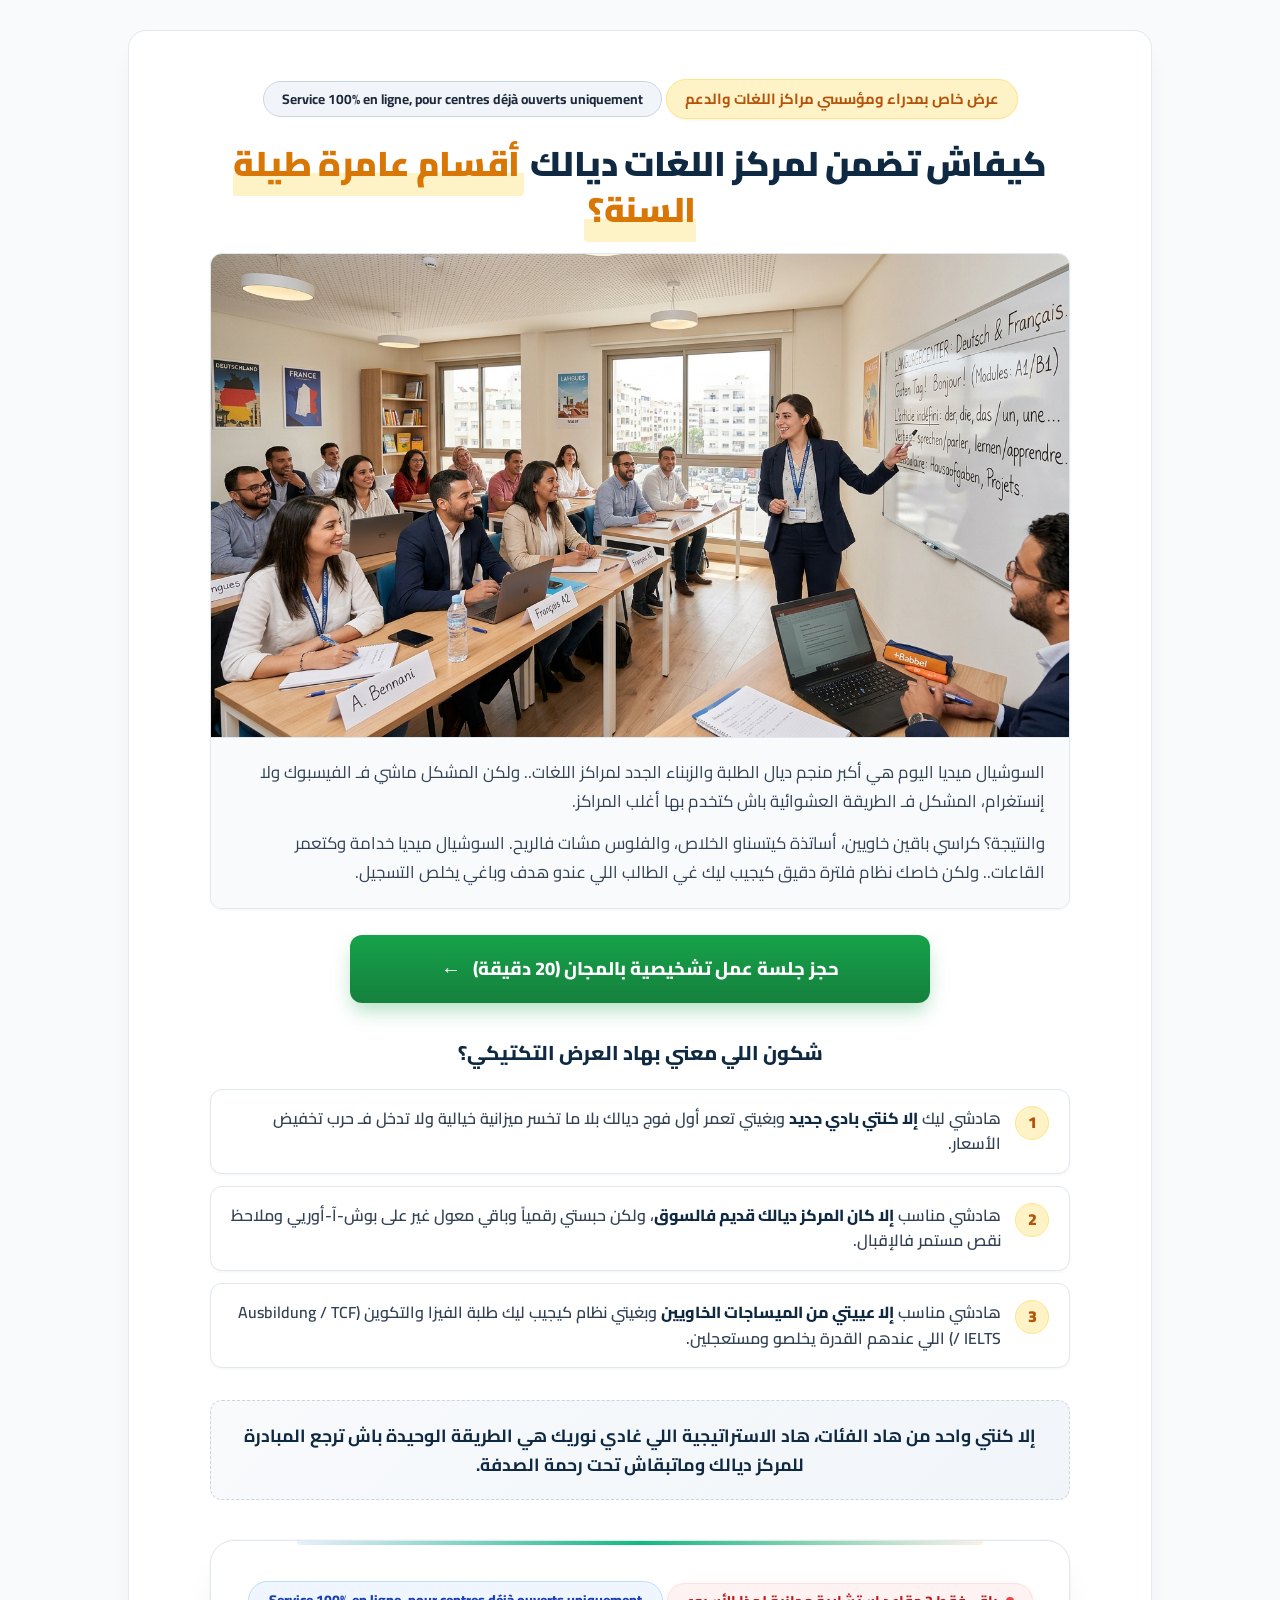
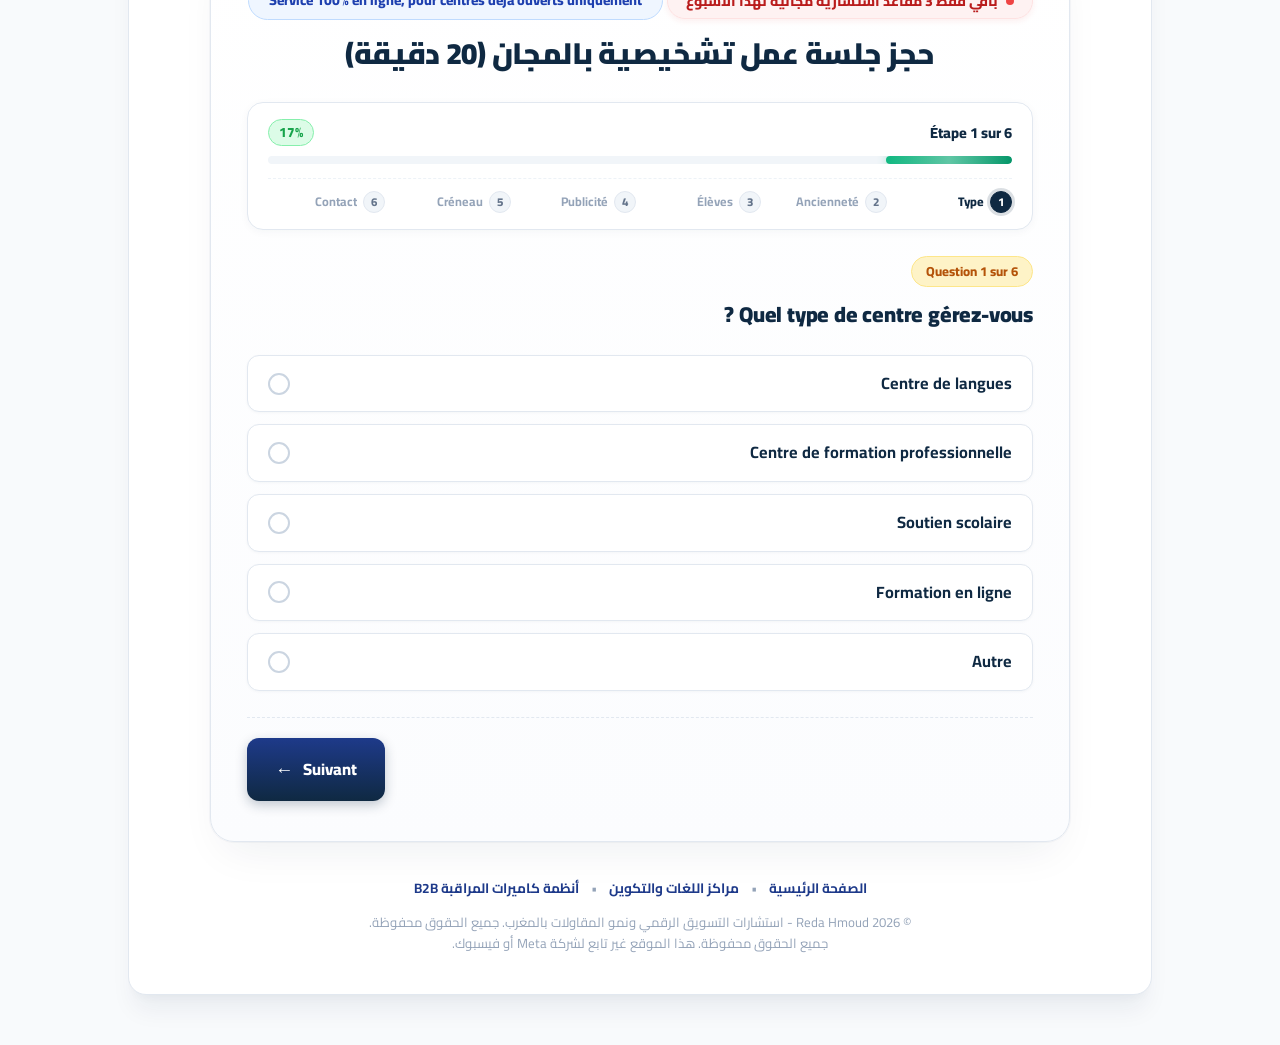
<file: centre-de-langue.html>
<!DOCTYPE html>
<html lang="ar" dir="rtl">
<head>
  <meta charset="UTF-8">
  <meta name="viewport" content="width=device-width, initial-scale=1.0">
  <title>خطة ملء أفواج مراكز اللغات طيلة السنة | نجاح ميديا</title>
  <meta name="description" content="استراتيجية استقطاب الطلبة الجادين والمستعدين للأداء لمراكز اللغات والتكوين بالمغرب (الألمانية، الفرنسية، الإنجليزية، والتكوين المهني Ausbildung).">
  
  <!-- Favicon -->
  <link rel="icon" href="data:image/svg+xml,<svg xmlns='http://www.w3.org/2000/svg' viewBox='0 0 100 100'><circle cx='50' cy='50' r='45' fill='%231e3a8a'/><path d='M30 50 L45 65 L70 35' stroke='%23ffffff' stroke-width='10' fill='none' stroke-linecap='round' stroke-linejoin='round'/></svg>">

  <!-- Open Graph -->
  <meta property="og:title" content="كيفاش تضمن لمركز اللغات ديالك أقسام عامرة طيلة السنة">
  <meta property="og:description" content="جلسة عمل تشخيصية بالمجان (20 دقيقة) لمدراء ومؤسسي مراكز اللغات والدعم المدرسي بالمغرب.">
  <meta property="og:type" content="website">

  <!-- Google Fonts -->
  <link rel="preconnect" href="https://fonts.googleapis.com">
  <link rel="preconnect" href="https://fonts.gstatic.com" crossorigin>
  <link href="https://fonts.googleapis.com/css2?family=Cairo:wght@400;500;600;700;800;900&family=Alexandria:wght@400;600;700&display=swap" rel="stylesheet">

  <!-- Main Stylesheet -->
  <link rel="stylesheet" href="assets/css/centre-langue.css">

  <!-- Meta Pixel Code -->
  <script>
    !function(f,b,e,v,n,t,s)
    {if(f.fbq)return;n=f.fbq=function(){n.callMethod?
    n.callMethod.apply(n,arguments):n.queue.push(arguments)};
    if(!f._fbq)f._fbq=n;n.push=n;n.loaded=!0;n.version='2.0';
    n.queue=[];t=b.createElement(e);t.async=!0;
    t.src=v;s=b.getElementsByTagName(e)[0];
    s.parentNode.insertBefore(t,s)}(window, document,'script',
    'https://connect.facebook.net/en_US/fbevents.js');
    fbq('init', '1655344052778905');
    fbq('track', 'PageView');
  </script>
  <noscript><img height="1" width="1" style="display:none"
    src="https://www.facebook.com/tr?id=1655344052778905&ev=PageView&noscript=1"
  /></noscript>
  <!-- End Meta Pixel Code -->
</head>
<body>

  <div class="page-wrapper">

    <!-- MAIN ELEVATED CONTAINER CARD -->
    <main class="main-card">

      <!-- 2. TARGET CALLOUT PILL -->
      <div class="target-callout-wrapper">
        <div class="target-pill">
          <span>عرض خاص بمدراء ومؤسسي مراكز اللغات والدعم</span>
        </div>
        <div class="service-notice-pill">
          <span>Service 100% en ligne, pour centres déjà ouverts uniquement</span>
        </div>
      </div>

      <!-- 3. THE BIG PAIN HEADLINE -->
      <h1 class="main-headline">
        كيفاش تضمن لمركز اللغات ديالك <span class="highlight-amber">أقسام عامرة طيلة السنة؟</span>
      </h1>

      <!-- 4 & 5. HERO UNIFIED CARD (CLEAN IMAGE FIRST + TEXT DIRECTLY BENEATH) -->
      <section class="hero-unified-card" aria-label="عرض توضيحي لمركز اللغات">
        <div class="hero-image-wrap">
          <img 
            src="assets/classroom.jpg" 
            alt="فصل دراسي احترافي لمركز لغات بالمغرب" 
            class="hero-classroom-img"
            loading="eager"
          >
        </div>

        <div class="brutal-subheadline">
          <p style="margin-bottom: 12px;">السوشيال ميديا اليوم هي أكبر منجم ديال الطلبة والزبناء الجدد لمراكز اللغات.. ولكن المشكل ماشي فـ الفيسبوك ولا إنستغرام، المشكل فـ الطريقة العشوائية باش كتخدم بها أغلب المراكز.</p>
          <p>والنتيجة؟ كراسي باقين خاويين، أساتذة كيتسناو الخلاص، والفلوس مشات فالريح. السوشيال ميديا خدامة وكتعمر القاعات.. ولكن خاصك نظام فلترة دقيق كيجيب ليك غي الطالب اللي عندو هدف وباغي يخلص التسجيل.</p>
        </div>
      </section>

      <!-- FAST-JUMP CTA BUTTON -->
      <div class="fast-jump-cta-wrap">
        <a href="#bookingSection" class="fast-jump-cta-btn">
          <span>حجز جلسة عمل تشخيصية بالمجان (20 دقيقة)</span>
          <span class="cta-arrow">←</span>
        </a>
      </div>

      <!-- 6. THE 3 QUALIFICATION SEGMENTATION CARDS -->
      <section class="segmentation-section">
        <h2 class="section-title-pill">
          <span>شكون اللي معني بهاد العرض التكتيكي؟</span>
        </h2>

        <div class="cards-stack">
          <!-- Card 1 -->
          <div class="qualification-card">
            <div class="card-badge-num">1</div>
            <p>
              هادشي ليك <strong>إلا كنتي بادي جديد</strong> وبغيتي تعمر أول فوج ديالك بلا ما تخسر ميزانية خيالية ولا تدخل فـ حرب تخفيض الأسعار.
            </p>
          </div>

          <!-- Card 2 -->
          <div class="qualification-card">
            <div class="card-badge-num">2</div>
            <p>
              هادشي مناسب <strong>إلا كان المركز ديالك قديم فالسوق</strong>، ولكن حبستي رقمياً وباقي معول غير على بوش-آ-أوريي وملاحظ نقص مستمر فالإقبال.
            </p>
          </div>

          <!-- Card 3 -->
          <div class="qualification-card">
            <div class="card-badge-num">3</div>
            <p>
              هادشي مناسب <strong>إلا عييتي من الميساجات الخاويين</strong> وبغيتي نظام كيجيب ليك طلبة الفيزا والتكوين (Ausbildung / TCF / IELTS) اللي عندهم القدرة يخلصو ومستعجلين.
            </p>
          </div>
        </div>
      </section>

      <!-- 7. THE BRIDGE / TRANSITION TEXT -->
      <div class="bridge-box">
        <p class="bridge-text">
          إلا كنتي واحد من هاد الفئات، هاد الاستراتيجية اللي غادي نوريك هي الطريقة الوحيدة باش ترجع المبادرة للمركز ديالك وماتبقاش تحت رحمة الصدفة.
        </p>
      </div>

      <!-- 8. MULTI-STEP DIAGNOSTIC FORM SECTION -->
      <section class="booking-main-wrapper" id="bookingSection">
        <div class="booking-header">
          <div class="scarcity-pill">
            <span class="scarcity-pulse-dot"></span>
            <span>باقي فقط 3 مقاعد استشارية مجانية لهذا الأسبوع</span>
          </div>
          <div class="service-notice-banner">
            <span>Service 100% en ligne, pour centres déjà ouverts uniquement</span>
          </div>
          <h3 class="booking-title">حجز جلسة عمل تشخيصية بالمجان (20 دقيقة)</h3>
        </div>

        <!-- Inline Status & Validation Alert Box -->
        <div class="form-status-alert" id="formAlertBox"></div>

        <!-- Multi-Step Form Container -->
        <form id="consultationForm" class="multistep-form-container" novalidate>
          
          <!-- Progress bar & step indicator -->
          <div class="form-progress-wrap">
            <div class="progress-info-row">
              <span class="step-indicator-text" id="stepIndicatorText">
                <span>Étape 1 sur 6</span>
              </span>
              <span class="step-percentage-text" id="stepPercentageText">17%</span>
            </div>
            <div class="progress-bar-track">
              <div class="progress-bar-fill" id="progressBarFill" style="width: 17%;"></div>
            </div>

            <!-- Milestone Stepper Track -->
            <div class="milestones-stepper">
              <div class="milestone-item active" data-milestone="1">
                <span class="milestone-num">1</span>
                <span class="milestone-label">Type</span>
              </div>
              <div class="milestone-item" data-milestone="2">
                <span class="milestone-num">2</span>
                <span class="milestone-label">Ancienneté</span>
              </div>
              <div class="milestone-item" data-milestone="3">
                <span class="milestone-num">3</span>
                <span class="milestone-label">Élèves</span>
              </div>
              <div class="milestone-item" data-milestone="4">
                <span class="milestone-num">4</span>
                <span class="milestone-label">Publicité</span>
              </div>
              <div class="milestone-item" data-milestone="5">
                <span class="milestone-num">5</span>
                <span class="milestone-label">Créneau</span>
              </div>
              <div class="milestone-item" data-milestone="6">
                <span class="milestone-num">6</span>
                <span class="milestone-label">Contact</span>
              </div>
            </div>
          </div>

          <!-- Step 1: Question 1 -->
          <div class="form-step active" data-step="1">
            <div class="step-header-box">
              <span class="step-badge">Question 1 sur 6</span>
              <h4 class="step-question-title">Quel type de centre gérez-vous ?</h4>
            </div>

            <div class="options-grid">
              <label class="option-card">
                <input type="radio" name="center_type" value="Centre de langues" required>
                <div class="option-content">
                  <span class="option-label">Centre de langues</span>
                  <span class="option-indicator"></span>
                </div>
              </label>

              <label class="option-card">
                <input type="radio" name="center_type" value="Centre de formation professionnelle">
                <div class="option-content">
                  <span class="option-label">Centre de formation professionnelle</span>
                  <span class="option-indicator"></span>
                </div>
              </label>

              <label class="option-card">
                <input type="radio" name="center_type" value="Soutien scolaire">
                <div class="option-content">
                  <span class="option-label">Soutien scolaire</span>
                  <span class="option-indicator"></span>
                </div>
              </label>

              <label class="option-card">
                <input type="radio" name="center_type" value="Formation en ligne">
                <div class="option-content">
                  <span class="option-label">Formation en ligne</span>
                  <span class="option-indicator"></span>
                </div>
              </label>

              <label class="option-card option-card-autre">
                <input type="radio" name="center_type" value="Autre">
                <div class="option-content">
                  <span class="option-label">Autre</span>
                  <span class="option-indicator"></span>
                </div>
              </label>
            </div>

            <div class="autre-specify-wrap" id="centerTypeAutreWrap" style="display: none;">
              <input type="text" id="centerTypeAutreInput" class="form-input" placeholder="Précisez votre type d'activité...">
            </div>

            <div class="step-actions single-next">
              <button type="button" class="step-btn next-btn" data-next="2">
                <span>Suivant</span>
                <span class="btn-arrow">←</span>
              </button>
            </div>
          </div>

          <!-- Step 2: Question 2 -->
          <div class="form-step" data-step="2">
            <div class="step-header-box">
              <span class="step-badge">Question 2 sur 6</span>
              <h4 class="step-question-title">Depuis combien de temps votre centre est-il actif ?</h4>
            </div>

            <div class="options-grid">
              <label class="option-card">
                <input type="radio" name="active_duration" value="Moins de 6 mois" required>
                <div class="option-content">
                  <span class="option-label">Moins de 6 mois</span>
                  <span class="option-indicator"></span>
                </div>
              </label>

              <label class="option-card">
                <input type="radio" name="active_duration" value="6 mois à 1 an">
                <div class="option-content">
                  <span class="option-label">6 mois à 1 an</span>
                  <span class="option-indicator"></span>
                </div>
              </label>

              <label class="option-card">
                <input type="radio" name="active_duration" value="1 à 3 ans">
                <div class="option-content">
                  <span class="option-label">1 à 3 ans</span>
                  <span class="option-indicator"></span>
                </div>
              </label>

              <label class="option-card">
                <input type="radio" name="active_duration" value="Plus de 3 ans">
                <div class="option-content">
                  <span class="option-label">Plus de 3 ans</span>
                  <span class="option-indicator"></span>
                </div>
              </label>
            </div>

            <div class="step-actions">
              <button type="button" class="step-btn prev-btn" data-prev="1">
                <span class="btn-arrow">→</span>
                <span>Précédent</span>
              </button>
              <button type="button" class="step-btn next-btn" data-next="3">
                <span>Suivant</span>
                <span class="btn-arrow">←</span>
              </button>
            </div>
          </div>

          <!-- Step 3: Question 3 -->
          <div class="form-step" data-step="3">
            <div class="step-header-box">
              <span class="step-badge">Question 3 sur 6</span>
              <h4 class="step-question-title">Combien d'élèves inscrivez-vous en moyenne par mois ?</h4>
            </div>

            <div class="options-grid">
              <label class="option-card">
                <input type="radio" name="students_per_month" value="Moins de 10" required>
                <div class="option-content">
                  <span class="option-label">Moins de 10</span>
                  <span class="option-indicator"></span>
                </div>
              </label>

              <label class="option-card">
                <input type="radio" name="students_per_month" value="10 à 30">
                <div class="option-content">
                  <span class="option-label">10 à 30</span>
                  <span class="option-indicator"></span>
                </div>
              </label>

              <label class="option-card">
                <input type="radio" name="students_per_month" value="30 à 50">
                <div class="option-content">
                  <span class="option-label">30 à 50</span>
                  <span class="option-indicator"></span>
                </div>
              </label>

              <label class="option-card">
                <input type="radio" name="students_per_month" value="Plus de 50">
                <div class="option-content">
                  <span class="option-label">Plus de 50</span>
                  <span class="option-indicator"></span>
                </div>
              </label>
            </div>

            <div class="step-actions">
              <button type="button" class="step-btn prev-btn" data-prev="2">
                <span class="btn-arrow">→</span>
                <span>Précédent</span>
              </button>
              <button type="button" class="step-btn next-btn" data-next="4">
                <span>Suivant</span>
                <span class="btn-arrow">←</span>
              </button>
            </div>
          </div>

          <!-- Step 4: Question 4 -->
          <div class="form-step" data-step="4">
            <div class="step-header-box">
              <span class="step-badge">Question 4 sur 6</span>
              <h4 class="step-question-title">Avez-vous déjà investi dans la publicité (Facebook / Instagram) ?</h4>
            </div>

            <div class="options-grid">
              <label class="option-card">
                <input type="radio" name="ad_experience" value="Oui, régulièrement" required>
                <div class="option-content">
                  <span class="option-label">Oui, régulièrement</span>
                  <span class="option-indicator"></span>
                </div>
              </label>

              <label class="option-card">
                <input type="radio" name="ad_experience" value="Oui, mais sans résultats">
                <div class="option-content">
                  <span class="option-label">Oui, mais sans résultats</span>
                  <span class="option-indicator"></span>
                </div>
              </label>

              <label class="option-card">
                <input type="radio" name="ad_experience" value="Non, jamais">
                <div class="option-content">
                  <span class="option-label">Non, jamais</span>
                  <span class="option-indicator"></span>
                </div>
              </label>
            </div>

            <div class="step-actions">
              <button type="button" class="step-btn prev-btn" data-prev="3">
                <span class="btn-arrow">→</span>
                <span>Précédent</span>
              </button>
              <button type="button" class="step-btn next-btn" data-next="5">
                <span>Suivant</span>
                <span class="btn-arrow">←</span>
              </button>
            </div>
          </div>

          <!-- Step 5: Question 5 (New Step: Call Timing) -->
          <div class="form-step" data-step="5">
            <div class="step-header-box">
              <span class="step-badge">Question 5 sur 6</span>
              <h4 class="step-question-title">Quel serait le meilleur moment pour échanger avec notre équipe afin de discuter de votre centre ?</h4>
            </div>

            <div class="options-grid">
              <label class="option-card">
                <input type="radio" name="call_timing" value="Entre 9h et 12h" required>
                <div class="option-content">
                  <span class="option-label">Entre 9h et 12h</span>
                  <span class="option-indicator"></span>
                </div>
              </label>

              <label class="option-card">
                <input type="radio" name="call_timing" value="Entre 12h et 15h">
                <div class="option-content">
                  <span class="option-label">Entre 12h et 15h</span>
                  <span class="option-indicator"></span>
                </div>
              </label>

              <label class="option-card">
                <input type="radio" name="call_timing" value="Entre 15h et 18h">
                <div class="option-content">
                  <span class="option-label">Entre 15h et 18h</span>
                  <span class="option-indicator"></span>
                </div>
              </label>

              <label class="option-card">
                <input type="radio" name="call_timing" value="Je préfère ne pas être contacté">
                <div class="option-content">
                  <span class="option-label">Je préfère ne pas être contacté</span>
                  <span class="option-indicator"></span>
                </div>
              </label>
            </div>

            <div class="step-actions">
              <button type="button" class="step-btn prev-btn" data-prev="4">
                <span class="btn-arrow">→</span>
                <span>Précédent</span>
              </button>
              <button type="button" class="step-btn next-btn" data-next="6">
                <span>Suivant</span>
                <span class="btn-arrow">←</span>
              </button>
            </div>
          </div>

          <!-- Step 6: Question 6 - Informations de contact -->
          <div class="form-step" data-step="6">
            <div class="step-header-box">
              <span class="step-badge">Question 6 sur 6</span>
              <h4 class="step-question-title">Informations de contact</h4>
            </div>

            <div class="contact-fields-wrap">
              <!-- Nom du propriétaire ou du décideur -->
              <div class="form-group">
                <label class="form-label" for="fullName">
                  <span>Nom du propriétaire ou du décideur</span>
                  <span class="required-star">*</span>
                </label>
                <input 
                  type="text" 
                  id="fullName" 
                  name="full_name" 
                  class="form-input" 
                  placeholder="Entrez le nom du propriétaire ou du décideur..." 
                  required
                >
              </div>

              <!-- Numéro de téléphone -->
              <div class="form-group">
                <label class="form-label" for="phone">
                  <span>Numéro de téléphone</span>
                  <span class="required-star">*</span>
                </label>
                <div class="phone-input-wrap">
                  <span class="phone-country-code">+212</span>
                  <input 
                    type="tel" 
                    id="phone" 
                    name="phone" 
                    class="form-input phone-input" 
                    placeholder="06 12 34 56 78" 
                    required
                  >
                </div>
              </div>

              <!-- Email -->
              <div class="form-group">
                <label class="form-label" for="email">
                  <span>Email</span>
                  <span class="required-star">*</span>
                </label>
                <input 
                  type="email" 
                  id="email" 
                  name="email" 
                  class="form-input" 
                  placeholder="exemple@domaine.com" 
                  required
                >
              </div>

              <!-- Ville -->
              <div class="form-group">
                <label class="form-label" for="citySelect">
                  <span>Ville</span>
                  <span class="required-star">*</span>
                </label>
                <select id="citySelect" name="city" class="form-select" required>
                  <option value="" disabled selected>Choisissez votre ville...</option>
                  <option value="Meknès">Meknès</option>
                  <option value="Fès">Fès</option>
                  <option value="Rabat">Rabat</option>
                  <option value="Casablanca">Casablanca</option>
                  <option value="Autre">Autre</option>
                </select>
              </div>

              <!-- Précisez votre ville (si Autre) -->
              <div class="form-group" id="cityAutreWrap" style="display: none;">
                <label class="form-label" for="cityAutreInput">
                  <span>Précisez votre ville</span>
                  <span class="required-star">*</span>
                </label>
                <input 
                  type="text" 
                  id="cityAutreInput" 
                  class="form-input" 
                  placeholder="Entrez votre ville..."
                >
              </div>
            </div>

            <div class="step-actions">
              <button type="button" class="step-btn prev-btn" data-prev="5">
                <span class="btn-arrow">→</span>
                <span>Précédent</span>
              </button>
              <button type="submit" class="cta-submit-btn" id="submitBtn">
                <span>Envoyer ma demande</span>
                <span class="cta-arrow">←</span>
              </button>
            </div>

            <!-- Trust Guarantees -->
            <div class="form-guarantee-row">
              <div class="guarantee-item">
                <span>بيانات المركز سرية 100%</span>
              </div>
              <div class="guarantee-item">
                <span>مكالمة تشخيصية مركزة 20 دقيقة</span>
              </div>
            </div>

          </div>

        </form>
      </section>

      <!-- Minimal Trust Footer -->
      <footer class="minimal-footer">
        <div class="footer-platform-nav">
          <a href="index.html" class="footer-platform-link">الصفحة الرئيسية</a>
          <span class="footer-sep">•</span>
          <a href="centre-de-langue.html" class="footer-platform-link active">مراكز اللغات والتكوين</a>
          <span class="footer-sep">•</span>
          <a href="camera-securite.html" class="footer-platform-link">أنظمة كاميرات المراقبة B2B</a>
        </div>
        <p>© 2026 Reda Hmoud - استشارات التسويق الرقمي ونمو المقاولات بالمغرب. جميع الحقوق محفوظة.</p>
        <p>جميع الحقوق محفوظة. هذا الموقع غير تابع لشركة Meta أو فيسبوك.</p>
      </footer>

    </main>

  </div>

  <!-- Scripts -->
  <script src="assets/js/centre-langue.js"></script>
</body>
</html>
</file>
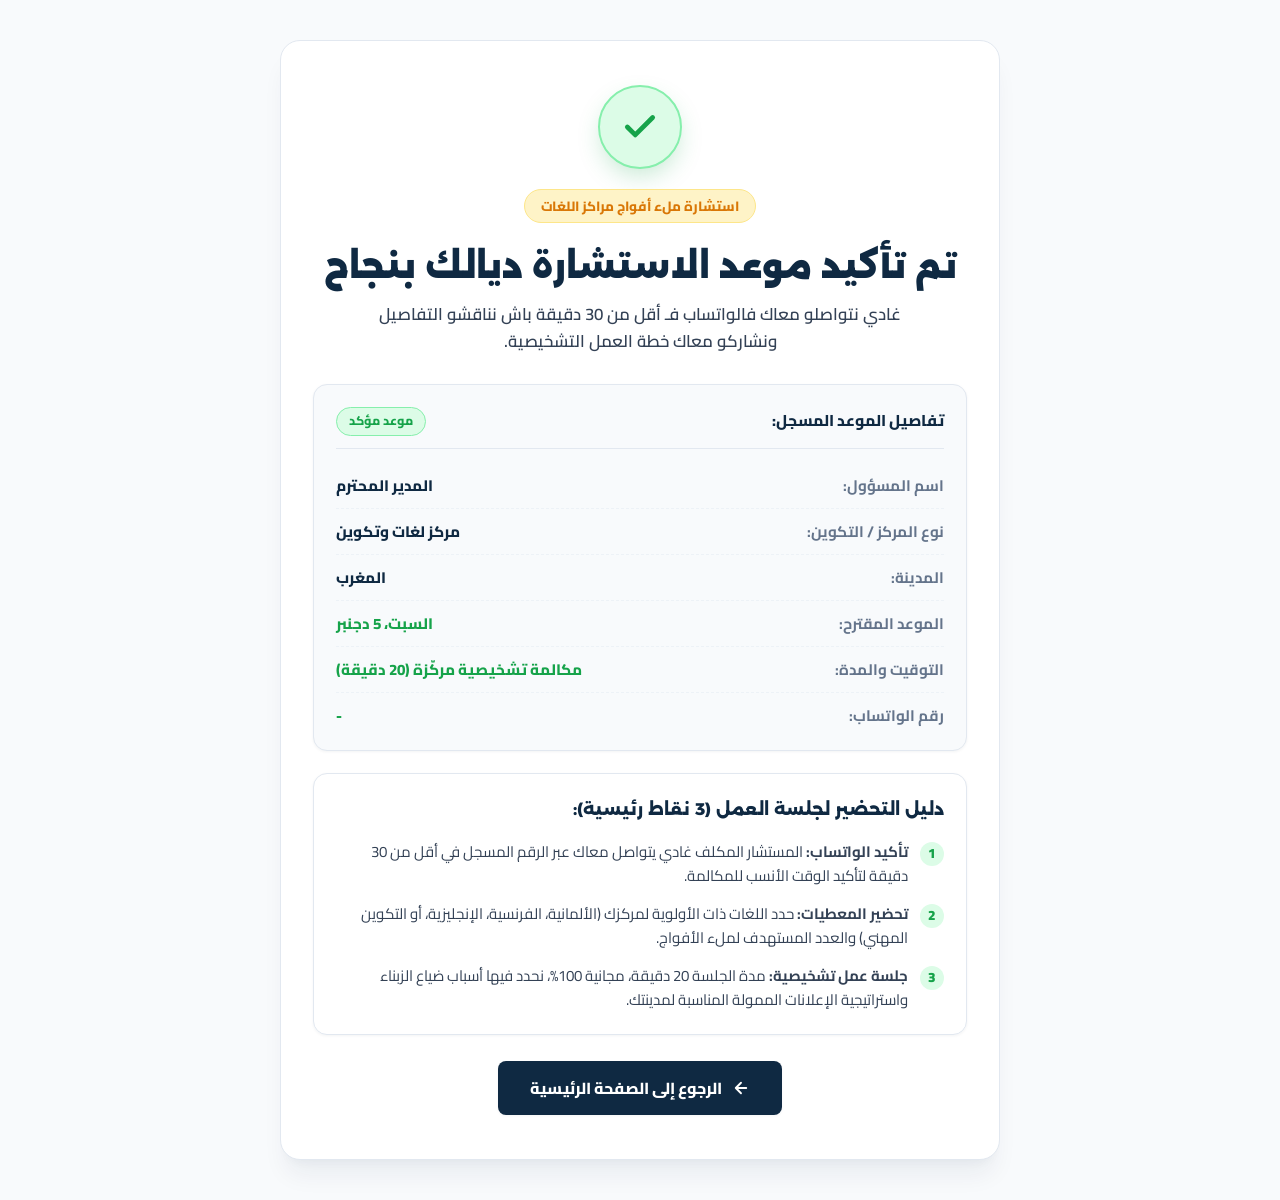
<file: thank-you.html>
<!DOCTYPE html>
<html lang="ar" dir="rtl">
<head>
  <meta charset="UTF-8">
  <meta name="viewport" content="width=device-width, initial-scale=1.0">
  <title>تم تأكيد طلبك بنجاح | رضا حمود</title>
  <meta name="description" content="تم استلام وتأكيد طلبك بنجاح. سنتواصل معك عبر الواتساب في أقرب وقت.">

  <!-- Favicon -->
  <link rel="icon" href="data:image/svg+xml,<svg xmlns='http://www.w3.org/2000/svg' viewBox='0 0 100 100'><circle cx='50' cy='50' r='45' fill='%2316a34a'/><path d='M30 52 L43 65 L70 38' stroke='%23ffffff' stroke-width='10' fill='none' stroke-linecap='round' stroke-linejoin='round'/></svg>">

  <!-- Google Fonts: Cairo & Alexandria -->
  <link rel="preconnect" href="https://fonts.googleapis.com">
  <link rel="preconnect" href="https://fonts.gstatic.com" crossorigin>
  <link href="https://fonts.googleapis.com/css2?family=Cairo:wght@400;500;600;700;800;900&family=Alexandria:wght@400;600;700;800&display=swap" rel="stylesheet">

  <!-- Dedicated Stylesheet -->
  <link rel="stylesheet" href="assets/css/thank-you.css">

  <!-- Meta Pixel Code -->
  <script>
    !function(f,b,e,v,n,t,s)
    {if(f.fbq)return;n=f.fbq=function(){n.callMethod?
    n.callMethod.apply(n,arguments):n.queue.push(arguments)};
    if(!f._fbq)f._fbq=n;n.push=n;n.loaded=!0;n.version='2.0';
    n.queue=[];t=b.createElement(e);t.async=!0;
    t.src=v;s=b.getElementsByTagName(e)[0];
    s.parentNode.insertBefore(t,s)}(window, document,'script',
    'https://connect.facebook.net/en_US/fbevents.js');
    fbq('init', '1655344052778905');
    fbq('track', 'PageView');
    fbq('track', 'Schedule', {
      content_name: 'Lead Submission Confirmed',
      content_category: 'Consulting Acquisition Funnel',
      currency: 'MAD',
      value: 0.00
    });
  </script>
  <noscript><img height="1" width="1" alt="" class="pixel-noscript-img"
    src="https://www.facebook.com/tr?id=1655344052778905&ev=PageView&noscript=1"
  /></noscript>
  <!-- End Meta Pixel Code -->
</head>
<body>

  <div class="page-wrapper">

    <!-- MAIN ELEVATED WHITE CARD -->
    <main class="main-card thankyou-card">

      <!-- Success Check Bubble with clean SVG -->
      <div class="success-check-bubble">
        <svg width="38" height="38" viewBox="0 0 24 24" fill="none" stroke="currentColor" stroke-width="3" stroke-linecap="round" stroke-linejoin="round">
          <polyline points="20 6 9 17 4 12"></polyline>
        </svg>
      </div>

      <!-- Source Eyebrow Pill -->
      <div class="source-pill-badge" id="sourcePill">
        <span id="sourcePillText">استشارة ملء أفواج مراكز اللغات</span>
      </div>

      <!-- Main Headline -->
      <h1 class="thankyou-title" id="thankyouTitle">
        تم تأكيد موعد الاستشارة ديالك بنجاح
      </h1>

      <!-- Subheadline -->
      <p class="thankyou-subtext" id="thankyouSubtext">
        غادي نتواصلو معاك فالواتساب فـ أقل من 30 دقيقة باش نناقشو التفاصيل ونشاركو معاك خطة العمل التشخيصية.
      </p>

      <!-- Details Summary Card -->
      <div class="appointment-details-card">
        <div class="details-header">
          <span class="details-header-title">
            <span id="detailsHeaderTitle">المعلومات المسجلة:</span>
          </span>
          <span class="details-status-tag" id="detailsStatusTag">حجز مؤكد</span>
        </div>

        <div id="detailsDataGrid">
          <!-- Filled dynamically via JavaScript -->
        </div>
      </div>

      <!-- Preparation Checklist / Next Steps Section -->
      <div class="checklist-section">
        <h2 class="checklist-title">
          <span id="checklistTitleText">الخطوات الموالية:</span>
        </h2>
        <div id="checklistItemsWrap">
          <!-- Filled dynamically via JavaScript -->
        </div>
      </div>

      <!-- Action Navigation Buttons -->
      <div class="actions-footer-bar">
        <a href="camera-securite.html" class="btn-home-return" id="btnReturnHome">
          <svg width="18" height="18" viewBox="0 0 24 24" fill="none" stroke="currentColor" stroke-width="2.5" stroke-linecap="round" stroke-linejoin="round"><path d="M19 12H5M12 19l-7-7 7-7"/></svg>
          <span>الرجوع إلى الصفحة الرئيسية</span>
        </a>
      </div>

    </main>

  </div>

  <!-- Dynamic Router Logic (Camera Security vs. Language Center) -->
  <script>
    document.addEventListener('DOMContentLoaded', () => {
      // 1. Determine Source
      const urlParams = new URLSearchParams(window.location.search);
      const paramSource = urlParams.get('source');

      let securityData = null;
      let languageData = null;
      let storedReturnPage = null;
      let lastSource = null;

      try {
        storedReturnPage = localStorage.getItem('leadFormReturnPage');
        lastSource = localStorage.getItem('lastLeadSource');

        const secRaw = localStorage.getItem('cctvLeadData') || localStorage.getItem('securityLeadData');
        if (secRaw) securityData = JSON.parse(secRaw);

        const langRaw = localStorage.getItem('prospectBooking') || sessionStorage.getItem('najah_current_lead') || localStorage.getItem('najah_last_booking');
        if (langRaw) languageData = JSON.parse(langRaw);
      } catch (err) {
        console.warn('Storage parsing error:', err);
      }

      // Priority: Query param -> Referrer -> Stored source/page -> LocalStorage data
      let isCamera = false;
      if (paramSource === 'camera') {
        isCamera = true;
      } else if (paramSource === 'langue' || paramSource === 'language') {
        isCamera = false;
      } else if (document.referrer && document.referrer.includes('camera-securite')) {
        isCamera = true;
      } else if (document.referrer && document.referrer.includes('centre-de-langue')) {
        isCamera = false;
      } else if (lastSource === 'camera') {
        isCamera = true;
      } else if (lastSource === 'langue') {
        isCamera = false;
      } else if (storedReturnPage && storedReturnPage.includes('camera-securite')) {
        isCamera = true;
      } else if (securityData && !languageData) {
        isCamera = true;
      }

      // Determine return target page where user filled the form
      let returnTarget = isCamera ? 'camera-securite.html' : 'centre-de-langue.html';
      if (paramSource === 'camera') {
        returnTarget = 'camera-securite.html';
      } else if (paramSource === 'langue' || paramSource === 'language') {
        returnTarget = 'centre-de-langue.html';
      } else if (storedReturnPage) {
        returnTarget = storedReturnPage;
      } else if (document.referrer && (document.referrer.includes('camera-securite.html') || document.referrer.includes('centre-de-langue.html'))) {
        returnTarget = document.referrer;
      }

      // Elements
      const sourcePill = document.getElementById('sourcePill');
      const sourcePillText = document.getElementById('sourcePillText');
      const thankyouTitle = document.getElementById('thankyouTitle');
      const thankyouSubtext = document.getElementById('thankyouSubtext');
      const detailsHeaderTitle = document.getElementById('detailsHeaderTitle');
      const detailsStatusTag = document.getElementById('detailsStatusTag');
      const detailsDataGrid = document.getElementById('detailsDataGrid');
      const checklistTitleText = document.getElementById('checklistTitleText');
      const checklistItemsWrap = document.getElementById('checklistItemsWrap');
      const btnReturnHome = document.getElementById('btnReturnHome');

      if (btnReturnHome) {
        btnReturnHome.setAttribute('href', returnTarget);
        btnReturnHome.addEventListener('click', (e) => {
          e.preventDefault();
          window.location.href = returnTarget;
        });
      }

      if (isCamera) {
        /* ==========================================================================
           CAMERA SECURITY INSTALLER CONFIRMATION
           ========================================================================== */
        document.title = 'تم استلام طلب الشراكة وتأهيل مشروعك بنجاح | رضا حمود';

        sourcePill.classList.add('theme-camera');
        sourcePillText.textContent = 'شراكة توريد مشاريع كاميرات المراقبة B2B';
        detailsStatusTag.textContent = 'طلب مؤهل ومسجل';

        // Content
        thankyouTitle.textContent = 'تم استلام طلب الشراكة وتأهيل مشروعك بنجاح';
        thankyouSubtext.textContent = 'غادي نتواصلو معاك فالواتساب فـ أقل من ساعتين لمناقشة حجم المشاريع وتأكيد الحصرية لمقاولتك في منطقتك.';

        detailsHeaderTitle.textContent = 'معلومات المقاولة المسجلة:';

        // Resolve applicant data
        const applicantName = securityData?.fullName || urlParams.get('name') || 'المقاول المحترم';
        const applicantCompany = securityData?.businessName || securityData?.companyName || urlParams.get('company') || 'شركة تركيب كاميرات';
        const applicantCity = securityData?.primaryCity || securityData?.city || urlParams.get('city') || 'المغرب';

        let coverageCity = '';
        if (Array.isArray(securityData?.coverageCities) && securityData.coverageCities.length > 0) {
          coverageCity = securityData.coverageCities.filter(c => c !== 'أخرى').join('، ');
          if (securityData?.citiesOther) {
            coverageCity += (coverageCity ? '، ' : '') + securityData.citiesOther;
          }
        } else {
          coverageCity = securityData?.coverageCitiesText || applicantCity;
        }

        let projectTypes = '';
        if (Array.isArray(securityData?.projectTypes) && securityData.projectTypes.length > 0) {
          projectTypes = securityData.projectTypes.filter(p => p !== 'أخرى').join('، ');
          if (securityData?.projectTypesOther) {
            projectTypes += (projectTypes ? '، ' : '') + securityData.projectTypesOther;
          }
        } else {
          projectTypes = securityData?.projectFocusText || (Array.isArray(securityData?.projectFocus) ? securityData.projectFocus.join('، ') : 'مستودعات، مصانع، وفيلات فاخرة');
        }

        const teamSize = securityData?.teamCapacity || 'فريق تقني مؤهل';
        const socialAds = securityData?.socialAds || securityData?.adExperience || '';
        const adBudget = securityData?.adBudget || 'ميزانية B2B مقترحة';
        const salesProcess = securityData?.responseTime || securityData?.salesAlignment || 'جاهزية للمتابعة السريعة';
        const phone = securityData?.phone || urlParams.get('phone') || '-';
        const email = securityData?.email || urlParams.get('email') || '';

        // Populate Data Grid
        detailsDataGrid.innerHTML = `
          <div class="details-row">
            <span class="details-label">المسؤول والمقاولة:</span>
            <span class="details-val">${applicantName} • ${applicantCompany}</span>
          </div>
          <div class="details-row">
            <span class="details-label">المدينة الرئيسية:</span>
            <span class="details-val">${applicantCity}</span>
          </div>
          <div class="details-row">
            <span class="details-label">مناطق ومدن التغطية:</span>
            <span class="details-val highlight-emerald">${coverageCity}</span>
          </div>
          <div class="details-row">
            <span class="details-label">نوعية المشاريع المطلوبة:</span>
            <span class="details-val">${projectTypes}</span>
          </div>
          <div class="details-row">
            <span class="details-label">حجم الفرق التقنية:</span>
            <span class="details-val">${teamSize}</span>
          </div>
          ${socialAds ? `
          <div class="details-row">
            <span class="details-label">إعلانات السوشيال ميديا:</span>
            <span class="details-val">${socialAds}</span>
          </div>` : ''}
          <div class="details-row">
            <span class="details-label">الميزانية الإعلانية المقترحة:</span>
            <span class="details-val">${adBudget}</span>
          </div>
          <div class="details-row">
            <span class="details-label">سرعة المتابعة التجارية:</span>
            <span class="details-val">${salesProcess}</span>
          </div>
          ${email ? `
          <div class="details-row">
            <span class="details-label">البريد الإلكتروني / Gmail:</span>
            <span class="details-val">${email}</span>
          </div>` : ''}
          <div class="details-row">
            <span class="details-label">رقم الواتساب المهني:</span>
            <span class="details-val val-phone highlight-emerald">${phone}</span>
          </div>
        `;

        // Checklist for Camera
        checklistTitleText.textContent = 'الخطوات الموالية لاعتماد شراكتك:';
        checklistItemsWrap.innerHTML = `
          <div class="checklist-item">
            <span class="checklist-check step-number">1</span>
            <div>
              <strong>مراجعة الحصرية الجغرافية:</strong> التحقق من توفر منطقة التغطية في مدينتك والتأكد من عدم وجود مقاول شريك مسبق.
            </div>
          </div>
          <div class="checklist-item">
            <span class="checklist-check step-number">2</span>
            <div>
              <strong>مكالمة التنسيق المباشرة (20 دقيقة):</strong> سنتواصل معك عبر الواتساب في أقل من ساعتين لتشخيص حجم المشاريع وتحديد أولويات التوريد.
            </div>
          </div>
          <div class="checklist-item">
            <span class="checklist-check step-number">3</span>
            <div>
              <strong>تفعيل توريد الزيارات الميدانية:</strong> البدء في توجيه طلبات المعاينة التقنية المؤهلة (Visites Techniques) مع أصحاب القرار مباشرة إلى هاتفك.
            </div>
          </div>
        `;

      } else {
        /* ==========================================================================
           LANGUAGE CENTER CONFIRMATION
           ========================================================================== */
        document.title = 'تم تأكيد موعدك بنجاح | رضا حمود';

        sourcePill.classList.remove('theme-camera');
        sourcePillText.textContent = 'استشارة ملء أفواج مراكز اللغات';
        detailsStatusTag.textContent = 'موعد مؤكد';

        thankyouTitle.textContent = 'تم تأكيد موعد الاستشارة ديالك بنجاح';
        thankyouSubtext.textContent = 'غادي نتواصلو معاك فالواتساب فـ أقل من 30 دقيقة باش نناقشو التفاصيل ونشاركو معاك خطة العمل التشخيصية.';

        detailsHeaderTitle.textContent = 'تفاصيل الموعد المسجل:';

        // Resolve language center lead data
        const clientName = languageData?.fullName || languageData?.prospectName || urlParams.get('name') || 'المدير المحترم';
        const centerName = languageData?.centerType || languageData?.formationType || languageData?.businessName || urlParams.get('center') || 'مركز لغات وتكوين';
        const centerCity = languageData?.city || urlParams.get('city') || 'المغرب';
        const clientPhone = languageData?.phone || urlParams.get('phone') || '-';

        // Format appointment date & time
        let displayDate = languageData?.selectedDate || 'خلال 24 ساعة';
        let displayTime = languageData?.selectedTime || '20 دقيقة تشخيصية';

        const now = new Date();
        const tomorrow = new Date(now);
        tomorrow.setDate(tomorrow.getDate() + 1);
        const dateOptions = { weekday: 'long', month: 'long', day: 'numeric' };
        displayDate = tomorrow.toLocaleDateString('ar-MA', dateOptions);
        displayTime = 'مكالمة تشخيصية مركّزة (20 دقيقة)';

        detailsDataGrid.innerHTML = `
          <div class="details-row">
            <span class="details-label">اسم المسؤول:</span>
            <span class="details-val">${clientName}</span>
          </div>
          <div class="details-row">
            <span class="details-label">نوع المركز / التكوين:</span>
            <span class="details-val">${centerName}</span>
          </div>
          <div class="details-row">
            <span class="details-label">المدينة:</span>
            <span class="details-val">${centerCity}</span>
          </div>
          <div class="details-row">
            <span class="details-label">الموعد المقترح:</span>
            <span class="details-val highlight-emerald">${displayDate}</span>
          </div>
          <div class="details-row">
            <span class="details-label">التوقيت والمدة:</span>
            <span class="details-val highlight-emerald">${displayTime}</span>
          </div>
          ${languageData?.callTiming ? `
          <div class="details-row">
            <span class="details-label">توقيت الاتصال المفضل:</span>
            <span class="details-val highlight-emerald">${languageData.callTiming}</span>
          </div>` : ''}
          <div class="details-row">
            <span class="details-label">رقم الواتساب:</span>
            <span class="details-val val-phone highlight-emerald">${clientPhone}</span>
          </div>
        `;

        // 3-Point Language Center Briefing Checklist
        checklistTitleText.textContent = 'دليل التحضير لجلسة العمل (3 نقاط رئيسية):';
        checklistItemsWrap.innerHTML = `
          <div class="checklist-item">
            <span class="checklist-check step-number">1</span>
            <div>
              <strong>تأكيد الواتساب:</strong> المستشار المكلف غادي يتواصل معاك عبر الرقم المسجل في أقل من 30 دقيقة لتأكيد الوقت الأنسب للمكالمة.
            </div>
          </div>
          <div class="checklist-item">
            <span class="checklist-check step-number">2</span>
            <div>
              <strong>تحضير المعطيات:</strong> حدد اللغات ذات الأولوية لمركزك (الألمانية، الفرنسية، الإنجليزية، أو التكوين المهني) والعدد المستهدف لملء الأفواج.
            </div>
          </div>
          <div class="checklist-item">
            <span class="checklist-check step-number">3</span>
            <div>
              <strong>جلسة عمل تشخيصية:</strong> مدة الجلسة 20 دقيقة، مجانية 100%، نحدد فيها أسباب ضياع الزبناء واستراتيجية الإعلانات الممولة المناسبة لمدينتك.
            </div>
          </div>
        `;
      }
    });
  </script>
</body>
</html>
</file>
<file: assets/css/home.css>
/* ==========================================================================
   REDA HMOUD - DIGITAL MARKETING CONSULTING (UMBRELLA PLATFORM)
   Main Stylesheet: assets/css/home.css
   Arabic RTL - Executive Tech & Glassmorphism Design System
   ========================================================================== */

:root {
  /* Color Palette */
  --bg-main: #090d16;
  --bg-surface: #0f172a;
  --bg-surface-elevated: #1e293b;
  --bg-surface-translucent: rgba(15, 23, 42, 0.75);
  --bg-glass-card: rgba(30, 41, 59, 0.55);
  --bg-glass-card-hover: rgba(30, 41, 59, 0.85);

  --border-subtle: rgba(255, 255, 255, 0.08);
  --border-glow: rgba(59, 130, 246, 0.35);
  --border-emerald-glow: rgba(16, 185, 129, 0.35);

  /* Brand Accents */
  --blue-primary: #2563eb;
  --blue-light: #3b82f6;
  --blue-cyan: #06b6d4;
  --emerald-primary: #10b981;
  --emerald-glow: #059669;
  --amber-gold: #f59e0b;
  --purple-accent: #8b5cf6;

  /* Typography */
  --text-white: #ffffff;
  --text-light: #f8fafc;
  --text-body: #cbd5e1;
  --text-muted: #94a3b8;
  --text-dim: #64748b;

  --font-heading: 'Alexandria', 'Cairo', sans-serif;
  --font-body: 'Cairo', 'Alexandria', sans-serif;

  /* Elevations & Shadows */
  --shadow-sm: 0 2px 8px rgba(0, 0, 0, 0.25);
  --shadow-md: 0 10px 25px -5px rgba(0, 0, 0, 0.4);
  --shadow-lg: 0 20px 45px -10px rgba(0, 0, 0, 0.6);
  --shadow-glow-blue: 0 0 35px -5px rgba(37, 99, 235, 0.35);
  --shadow-glow-emerald: 0 0 35px -5px rgba(16, 185, 129, 0.35);

  /* Layout */
  --max-w-container: 1200px;
  --radius-sm: 8px;
  --radius-md: 14px;
  --radius-lg: 20px;
  --radius-full: 9999px;
  --transition-smooth: all 0.3s cubic-bezier(0.16, 1, 0.3, 1);
}

/* ----------------- Reset & Base Styles ----------------- */
*, *::before, *::after {
  box-sizing: border-box;
  margin: 0;
  padding: 0;
}

html {
  scroll-behavior: smooth;
  direction: rtl;
}

body {
  font-family: var(--font-body);
  background-color: var(--bg-main);
  color: var(--text-body);
  line-height: 1.7;
  overflow-x: hidden;
  position: relative;
  -webkit-font-smoothing: antialiased;
}

/* Background Ambient Glows */
body::before {
  content: '';
  position: fixed;
  top: -200px;
  right: -100px;
  width: 600px;
  height: 600px;
  background: radial-gradient(circle, rgba(37, 99, 235, 0.15) 0%, rgba(37, 99, 235, 0) 70%);
  pointer-events: none;
  z-index: 0;
}

body::after {
  content: '';
  position: fixed;
  bottom: -200px;
  left: -100px;
  width: 650px;
  height: 650px;
  background: radial-gradient(circle, rgba(16, 185, 129, 0.12) 0%, rgba(16, 185, 129, 0) 70%);
  pointer-events: none;
  z-index: 0;
}

.page-wrapper {
  position: relative;
  z-index: 1;
  display: flex;
  flex-direction: column;
  min-height: 100vh;
}

.site-container {
  width: 100%;
  max-width: var(--max-w-container);
  margin-left: auto;
  margin-right: auto;
  padding-left: 24px;
  padding-right: 24px;
}

/* ----------------- Typography Utilities ----------------- */
h1, h2, h3, h4 {
  font-family: var(--font-heading);
  color: var(--text-white);
  font-weight: 700;
  line-height: 1.3;
}

.text-gradient-blue {
  background: linear-gradient(135deg, #ffffff 30%, #60a5fa 70%, #3b82f6 100%);
  -webkit-background-clip: text;
  -webkit-text-fill-color: transparent;
}

.text-gradient-emerald {
  background: linear-gradient(135deg, #34d399 20%, #10b981 80%);
  -webkit-background-clip: text;
  -webkit-text-fill-color: transparent;
}

.text-gradient-gold {
  background: linear-gradient(135deg, #fcd34d 0%, #f59e0b 100%);
  -webkit-background-clip: text;
  -webkit-text-fill-color: transparent;
}

/* ----------------- Glassmorphism Sticky Navbar ----------------- */
.site-header {
  position: sticky;
  top: 0;
  z-index: 1000;
  background: rgba(9, 13, 22, 0.82);
  backdrop-filter: blur(16px);
  -webkit-backdrop-filter: blur(16px);
  border-bottom: 1px solid var(--border-subtle);
  transition: var(--transition-smooth);
}

.site-header.scrolled {
  background: rgba(9, 13, 22, 0.95);
  box-shadow: 0 4px 20px rgba(0, 0, 0, 0.4);
  border-bottom-color: rgba(255, 255, 255, 0.12);
}

.nav-container {
  display: flex;
  align-items: center;
  justify-content: space-between;
  height: 80px;
}

.brand-logo-wrap {
  display: flex;
  align-items: center;
  gap: 12px;
  text-decoration: none;
}

.brand-icon-shield {
  width: 44px;
  height: 44px;
  border-radius: var(--radius-sm);
  background: linear-gradient(135deg, #1e3a8a 0%, #2563eb 100%);
  display: flex;
  align-items: center;
  justify-content: center;
  color: #ffffff;
  font-weight: 800;
  font-size: 1.15rem;
  box-shadow: 0 4px 12px rgba(37, 99, 235, 0.4);
  border: 1px solid rgba(255, 255, 255, 0.2);
}

.brand-info {
  display: flex;
  flex-direction: column;
}

.brand-name {
  font-family: var(--font-heading);
  font-size: 1.05rem;
  font-weight: 800;
  color: var(--text-white);
  letter-spacing: 0.5px;
  line-height: 1.2;
}

.brand-tagline {
  font-size: 0.75rem;
  color: var(--text-muted);
  font-weight: 500;
}

.nav-desktop-menu {
  display: flex;
  align-items: center;
  gap: 28px;
  list-style: none;
}

.nav-link {
  color: var(--text-body);
  text-decoration: none;
  font-size: 0.95rem;
  font-weight: 600;
  position: relative;
  padding: 6px 0;
  transition: color 0.2s ease;
}

.nav-link:hover,
.nav-link.active {
  color: var(--text-white);
}

.nav-link::after {
  content: '';
  position: absolute;
  bottom: 0;
  right: 0;
  width: 0;
  height: 2px;
  background: linear-gradient(90deg, var(--blue-light), var(--emerald-primary));
  transition: width 0.3s ease;
}

.nav-link:hover::after,
.nav-link.active::after {
  width: 100%;
}

.nav-actions {
  display: flex;
  align-items: center;
  gap: 14px;
}

.nav-cta-btn {
  display: inline-flex;
  align-items: center;
  gap: 8px;
  background: linear-gradient(135deg, #2563eb 0%, #1d4ed8 100%);
  color: #ffffff;
  padding: 10px 20px;
  border-radius: var(--radius-full);
  font-size: 0.9rem;
  font-weight: 700;
  text-decoration: none;
  border: 1px solid rgba(255, 255, 255, 0.2);
  box-shadow: 0 4px 14px rgba(37, 99, 235, 0.35);
  transition: var(--transition-smooth);
}

.nav-cta-btn:hover {
  transform: translateY(-2px);
  box-shadow: 0 6px 20px rgba(37, 99, 235, 0.55);
  background: linear-gradient(135deg, #3b82f6 0%, #2563eb 100%);
}

.mobile-menu-toggle {
  display: none;
  background: transparent;
  border: 1px solid var(--border-subtle);
  border-radius: var(--radius-sm);
  color: var(--text-light);
  padding: 8px 12px;
  cursor: pointer;
  font-size: 1.25rem;
}

/* Mobile Nav Drawer */
.mobile-nav-drawer {
  display: none;
  position: absolute;
  top: 80px;
  right: 0;
  left: 0;
  background: rgba(15, 23, 42, 0.98);
  border-bottom: 1px solid var(--border-subtle);
  padding: 24px;
  box-shadow: var(--shadow-lg);
  flex-direction: column;
  gap: 16px;
}

.mobile-nav-drawer.open {
  display: flex;
}

.mobile-nav-drawer .nav-link {
  font-size: 1.05rem;
  padding: 10px 0;
  border-bottom: 1px solid rgba(255, 255, 255, 0.05);
}

.mobile-nav-drawer .nav-cta-btn {
  justify-content: center;
  width: 100%;
  margin-top: 8px;
}

/* ----------------- Hero Section ----------------- */
.hero-section {
  padding-top: 70px;
  padding-bottom: 90px;
  position: relative;
  overflow: hidden;
}

.hero-mesh-background {
  position: absolute;
  top: -150px;
  left: 50%;
  transform: translateX(-50%);
  width: 900px;
  height: 500px;
  background: radial-gradient(ellipse at center, rgba(37, 99, 235, 0.18) 0%, rgba(15, 23, 42, 0) 70%);
  filter: blur(50px);
  pointer-events: none;
  z-index: 0;
}

.hero-content {
  position: relative;
  z-index: 1;
  text-align: center;
  max-width: 920px;
  margin: 0 auto;
}

.hero-eyebrow-pill {
  display: inline-flex;
  align-items: center;
  gap: 8px;
  background: rgba(37, 99, 235, 0.12);
  border: 1px solid rgba(59, 130, 246, 0.3);
  padding: 6px 18px;
  border-radius: var(--radius-full);
  margin-bottom: 24px;
  font-size: 0.88rem;
  font-weight: 700;
  color: #93c5fd;
  box-shadow: 0 2px 10px rgba(37, 99, 235, 0.15);
}

.eyebrow-pulse-dot {
  width: 8px;
  height: 8px;
  border-radius: 50%;
  background-color: var(--emerald-primary);
  box-shadow: 0 0 10px var(--emerald-primary);
  animation: pulseBeacon 2s infinite ease-in-out;
}

@keyframes pulseBeacon {
  0%, 100% { transform: scale(1); opacity: 1; }
  50% { transform: scale(1.4); opacity: 0.6; }
}

.hero-title {
  font-size: clamp(2.2rem, 5vw, 3.6rem);
  font-weight: 900;
  letter-spacing: -0.5px;
  line-height: 1.25;
  margin-bottom: 24px;
}

.hero-lead-text {
  font-size: clamp(1.05rem, 2vw, 1.25rem);
  color: var(--text-body);
  max-width: 760px;
  margin: 0 auto 36px auto;
  line-height: 1.8;
}

.hero-actions-group {
  display: flex;
  align-items: center;
  justify-content: center;
  flex-wrap: wrap;
  gap: 16px;
  margin-bottom: 50px;
}

.btn-primary-action {
  display: inline-flex;
  align-items: center;
  gap: 10px;
  background: linear-gradient(135deg, #2563eb 0%, #1d4ed8 100%);
  color: #ffffff;
  padding: 16px 32px;
  border-radius: var(--radius-md);
  font-size: 1.05rem;
  font-weight: 800;
  text-decoration: none;
  box-shadow: var(--shadow-glow-blue);
  border: 1px solid rgba(255, 255, 255, 0.2);
  transition: var(--transition-smooth);
}

.btn-primary-action:hover {
  transform: translateY(-3px);
  box-shadow: 0 10px 30px rgba(37, 99, 235, 0.55);
  background: linear-gradient(135deg, #3b82f6 0%, #2563eb 100%);
}

.btn-secondary-action {
  display: inline-flex;
  align-items: center;
  gap: 10px;
  background: rgba(16, 185, 129, 0.12);
  color: #a7f3d0;
  padding: 16px 28px;
  border-radius: var(--radius-md);
  font-size: 1.05rem;
  font-weight: 700;
  text-decoration: none;
  border: 1px solid rgba(16, 185, 129, 0.35);
  box-shadow: 0 4px 15px rgba(16, 185, 129, 0.15);
  transition: var(--transition-smooth);
}

.btn-secondary-action:hover {
  background: rgba(16, 185, 129, 0.22);
  color: #ffffff;
  transform: translateY(-3px);
  border-color: rgba(16, 185, 129, 0.6);
  box-shadow: var(--shadow-glow-emerald);
}

/* Trust Badges Strip */
.hero-trust-bar {
  display: grid;
  grid-template-columns: repeat(3, 1fr);
  gap: 20px;
  max-width: 820px;
  margin: 0 auto;
  padding: 24px;
  background: var(--bg-glass-card);
  border: 1px solid var(--border-subtle);
  border-radius: var(--radius-lg);
  backdrop-filter: blur(12px);
  box-shadow: var(--shadow-md);
}

.trust-stat-box {
  display: flex;
  flex-direction: column;
  align-items: center;
  text-align: center;
}

.stat-number {
  font-family: var(--font-heading);
  font-size: 1.8rem;
  font-weight: 900;
  color: var(--text-white);
  line-height: 1.1;
  margin-bottom: 4px;
}

.stat-label {
  font-size: 0.85rem;
  color: var(--text-muted);
  font-weight: 600;
}

/* ----------------- Industry Hub Section ----------------- */
.industry-hub-section {
  padding: 90px 0;
  position: relative;
}

.section-header-centered {
  text-align: center;
  max-width: 720px;
  margin: 0 auto 56px auto;
}

.section-badge-tag {
  display: inline-block;
  font-size: 0.82rem;
  font-weight: 800;
  padding: 4px 14px;
  border-radius: var(--radius-full);
  background: rgba(255, 255, 255, 0.06);
  color: var(--blue-light);
  border: 1px solid var(--border-subtle);
  margin-bottom: 14px;
  letter-spacing: 0.5px;
}

.section-title {
  font-size: clamp(1.8rem, 3.5vw, 2.5rem);
  font-weight: 800;
  margin-bottom: 16px;
}

.section-description {
  font-size: 1.05rem;
  color: var(--text-body);
}

.industry-cards-grid {
  display: grid;
  grid-template-columns: repeat(2, 1fr);
  gap: 32px;
}

.industry-card {
  background: var(--bg-glass-card);
  border: 1px solid var(--border-subtle);
  border-radius: var(--radius-lg);
  padding: 36px;
  display: flex;
  flex-direction: column;
  justify-content: space-between;
  backdrop-filter: blur(14px);
  position: relative;
  overflow: hidden;
  transition: var(--transition-smooth);
}

.industry-card::before {
  content: '';
  position: absolute;
  top: 0;
  right: 0;
  left: 0;
  height: 4px;
  background: linear-gradient(90deg, transparent, var(--card-accent-color), transparent);
  opacity: 0.6;
  transition: opacity 0.3s ease;
}

.industry-card.card-languages {
  --card-accent-color: #10b981;
}

.industry-card.card-security {
  --card-accent-color: #3b82f6;
}

.industry-card:hover {
  transform: translateY(-6px);
  background: var(--bg-glass-card-hover);
  border-color: var(--border-glow);
  box-shadow: var(--shadow-lg);
}

.industry-card:hover::before {
  opacity: 1;
}

.card-top-header {
  display: flex;
  align-items: center;
  justify-content: space-between;
  margin-bottom: 24px;
}

.card-industry-icon {
  width: 58px;
  height: 58px;
  border-radius: var(--radius-md);
  display: flex;
  align-items: center;
  justify-content: center;
  font-size: 1.8rem;
  border: 1px solid var(--border-subtle);
}

.card-languages .card-industry-icon {
  background: rgba(16, 185, 129, 0.15);
  border-color: rgba(16, 185, 129, 0.3);
}

.card-security .card-industry-icon {
  background: rgba(59, 130, 246, 0.15);
  border-color: rgba(59, 130, 246, 0.3);
}

.card-category-pill {
  font-size: 0.78rem;
  font-weight: 700;
  padding: 4px 12px;
  border-radius: var(--radius-full);
}

.card-languages .card-category-pill {
  background: rgba(16, 185, 129, 0.15);
  color: #6ee7b7;
  border: 1px solid rgba(16, 185, 129, 0.3);
}

.card-security .card-category-pill {
  background: rgba(59, 130, 246, 0.15);
  color: #93c5fd;
  border: 1px solid rgba(59, 130, 246, 0.3);
}

.card-main-title {
  font-size: 1.5rem;
  font-weight: 800;
  margin-bottom: 14px;
  line-height: 1.35;
}

.card-pitch {
  font-size: 0.98rem;
  color: var(--text-body);
  margin-bottom: 24px;
  line-height: 1.7;
}

.card-benefits-list {
  list-style: none;
  display: flex;
  flex-direction: column;
  gap: 12px;
  margin-bottom: 30px;
}

.benefit-item {
  display: flex;
  align-items: flex-start;
  gap: 10px;
  font-size: 0.92rem;
  color: var(--text-body);
}

.benefit-check-icon {
  flex-shrink: 0;
  width: 20px;
  height: 20px;
  border-radius: 50%;
  display: flex;
  align-items: center;
  justify-content: center;
  font-size: 0.75rem;
  font-weight: 900;
  margin-top: 3px;
}

.card-languages .benefit-check-icon {
  background: rgba(16, 185, 129, 0.2);
  color: #10b981;
}

.card-security .benefit-check-icon {
  background: rgba(59, 130, 246, 0.2);
  color: #3b82f6;
}

.card-proof-badge {
  background: rgba(0, 0, 0, 0.35);
  border: 1px dashed var(--border-subtle);
  border-radius: var(--radius-sm);
  padding: 12px 16px;
  font-size: 0.85rem;
  color: var(--text-light);
  margin-bottom: 28px;
  display: flex;
  align-items: center;
  gap: 8px;
}

.proof-icon {
  font-size: 1rem;
}

.card-cta-button {
  display: flex;
  align-items: center;
  justify-content: space-between;
  width: 100%;
  padding: 15px 22px;
  border-radius: var(--radius-md);
  font-size: 1rem;
  font-weight: 800;
  text-decoration: none;
  transition: var(--transition-smooth);
}

.card-languages .card-cta-button {
  background: linear-gradient(135deg, #10b981 0%, #059669 100%);
  color: #ffffff;
  box-shadow: 0 4px 15px rgba(16, 185, 129, 0.3);
}

.card-languages .card-cta-button:hover {
  background: linear-gradient(135deg, #34d399 0%, #10b981 100%);
  box-shadow: 0 6px 20px rgba(16, 185, 129, 0.5);
  transform: translateY(-2px);
}

.card-security .card-cta-button {
  background: linear-gradient(135deg, #2563eb 0%, #1d4ed8 100%);
  color: #ffffff;
  box-shadow: 0 4px 15px rgba(37, 99, 235, 0.3);
}

.card-security .card-cta-button:hover {
  background: linear-gradient(135deg, #3b82f6 0%, #2563eb 100%);
  box-shadow: 0 6px 20px rgba(37, 99, 235, 0.5);
  transform: translateY(-2px);
}

.btn-arrow-icon {
  transition: transform 0.2s ease;
}

.card-cta-button:hover .btn-arrow-icon {
  transform: translateX(-4px);
}

/* ----------------- 3-Step Growth Framework ----------------- */
.framework-section {
  padding: 90px 0;
  background: linear-gradient(180deg, rgba(15, 23, 42, 0.4) 0%, rgba(9, 13, 22, 0.8) 100%);
  border-top: 1px solid var(--border-subtle);
  border-bottom: 1px solid var(--border-subtle);
}

.framework-cards-grid {
  display: grid;
  grid-template-columns: repeat(3, 1fr);
  gap: 28px;
  position: relative;
}

.step-card {
  background: var(--bg-glass-card);
  border: 1px solid var(--border-subtle);
  border-radius: var(--radius-lg);
  padding: 32px 26px;
  backdrop-filter: blur(12px);
  position: relative;
  transition: var(--transition-smooth);
  display: flex;
  flex-direction: column;
}

.step-card:hover {
  transform: translateY(-5px);
  border-color: rgba(255, 255, 255, 0.18);
  background: var(--bg-glass-card-hover);
  box-shadow: var(--shadow-md);
}

.step-number-badge {
  width: 44px;
  height: 44px;
  border-radius: var(--radius-sm);
  background: rgba(37, 99, 235, 0.2);
  border: 1px solid rgba(59, 130, 246, 0.4);
  color: #93c5fd;
  display: flex;
  align-items: center;
  justify-content: center;
  font-family: var(--font-heading);
  font-size: 1.15rem;
  font-weight: 800;
  margin-bottom: 22px;
}

.step-card:nth-child(2) .step-number-badge {
  background: rgba(16, 185, 129, 0.2);
  border-color: rgba(16, 185, 129, 0.4);
  color: #6ee7b7;
}

.step-card:nth-child(3) .step-number-badge {
  background: rgba(245, 158, 11, 0.2);
  border-color: rgba(245, 158, 11, 0.4);
  color: #fcd34d;
}

.step-heading {
  font-size: 1.25rem;
  font-weight: 800;
  margin-bottom: 12px;
  line-height: 1.35;
}

.step-detail-text {
  font-size: 0.95rem;
  color: var(--text-body);
  line-height: 1.7;
  margin-bottom: 20px;
}

.step-points-list {
  list-style: none;
  margin-top: auto;
  display: flex;
  flex-direction: column;
  gap: 8px;
  padding-top: 16px;
  border-top: 1px dashed var(--border-subtle);
}

.step-point-item {
  font-size: 0.85rem;
  color: var(--text-muted);
  display: flex;
  align-items: center;
  gap: 6px;
}

.step-point-bullet {
  color: var(--blue-light);
  font-size: 0.8rem;
}

/* ----------------- Contact / Lead Inquiry Form ----------------- */
.contact-section {
  padding: 100px 0;
  position: relative;
}

.contact-card-wrapper {
  max-width: 820px;
  margin: 0 auto;
  background: var(--bg-surface);
  border: 1px solid var(--border-subtle);
  border-radius: var(--radius-lg);
  padding: 48px;
  box-shadow: var(--shadow-lg);
  position: relative;
  overflow: hidden;
}

.contact-card-wrapper::after {
  content: '';
  position: absolute;
  top: 0;
  right: 0;
  width: 100%;
  height: 5px;
  background: linear-gradient(90deg, var(--blue-light), var(--emerald-primary), var(--amber-gold));
}

.contact-header {
  text-align: center;
  margin-bottom: 36px;
}

.contact-headline {
  font-size: clamp(1.7rem, 3vw, 2.2rem);
  font-weight: 800;
  margin-bottom: 10px;
}

.contact-subtext {
  font-size: 0.98rem;
  color: var(--text-muted);
}

.consulting-form {
  display: flex;
  flex-direction: column;
  gap: 20px;
}

.form-grid-2col {
  display: grid;
  grid-template-columns: repeat(2, 1fr);
  gap: 20px;
}

.form-field-group {
  display: flex;
  flex-direction: column;
  gap: 6px;
  text-align: right;
}

.field-label {
  font-size: 0.9rem;
  font-weight: 700;
  color: var(--text-light);
  display: flex;
  align-items: center;
  gap: 4px;
}

.field-required {
  color: #f87171;
}

.input-control,
.select-control,
.textarea-control {
  width: 100%;
  padding: 13px 16px;
  background: rgba(15, 23, 42, 0.9);
  border: 1.5px solid var(--border-subtle);
  border-radius: var(--radius-sm);
  color: var(--text-white);
  font-family: var(--font-body);
  font-size: 0.95rem;
  transition: border-color 0.2s ease, box-shadow 0.2s ease;
  direction: rtl;
}

.input-control:focus,
.select-control:focus,
.textarea-control:focus {
  outline: none;
  border-color: var(--blue-light);
  box-shadow: 0 0 0 3px rgba(59, 130, 246, 0.2);
}

.input-control::placeholder,
.textarea-control::placeholder {
  color: var(--text-dim);
  font-size: 0.88rem;
}

.select-control {
  cursor: pointer;
  appearance: none;
  background-image: url("data:image/svg+xml,%3Csvg xmlns='http://www.w3.org/2000/svg' fill='none' viewBox='0 0 24 24' stroke='%2394a3b8'%3E%3Cpath stroke-linecap='round' stroke-linejoin='round' stroke-width='2' d='M19 9l-7 7-7-7'%3E%3C/path%3E%3C/svg%3E");
  background-repeat: no-repeat;
  background-position: left 14px center;
  background-size: 16px 16px;
  padding-left: 38px;
}

.select-control option {
  background-color: var(--bg-surface-elevated);
  color: var(--text-white);
}

.phone-input-container {
  position: relative;
  display: flex;
  align-items: center;
}

.phone-input-container .input-control {
  padding-left: 80px;
  direction: ltr;
  text-align: right;
}

.phone-country-badge {
  position: absolute;
  left: 14px;
  direction: ltr;
  font-size: 0.88rem;
  font-weight: 700;
  color: var(--text-muted);
  display: flex;
  align-items: center;
  gap: 4px;
  pointer-events: none;
}

.textarea-control {
  min-height: 90px;
  resize: vertical;
}

.form-submit-btn {
  margin-top: 10px;
  width: 100%;
  background: linear-gradient(135deg, #2563eb 0%, #1d4ed8 100%);
  border: none;
  color: #ffffff;
  padding: 16px 24px;
  border-radius: var(--radius-md);
  font-size: 1.1rem;
  font-weight: 800;
  font-family: var(--font-heading);
  cursor: pointer;
  box-shadow: var(--shadow-glow-blue);
  transition: var(--transition-smooth);
  display: flex;
  align-items: center;
  justify-content: center;
  gap: 10px;
}

.form-submit-btn:hover {
  background: linear-gradient(135deg, #3b82f6 0%, #2563eb 100%);
  transform: translateY(-2px);
  box-shadow: 0 10px 25px rgba(37, 99, 235, 0.5);
}

.form-submit-btn:disabled {
  opacity: 0.6;
  cursor: not-allowed;
  transform: none;
}

.form-alert-message {
  display: none;
  padding: 14px 18px;
  border-radius: var(--radius-sm);
  font-size: 0.92rem;
  font-weight: 600;
  text-align: center;
}

.form-alert-message.success {
  display: block;
  background: rgba(16, 185, 129, 0.15);
  border: 1px solid rgba(16, 185, 129, 0.4);
  color: #6ee7b7;
}

.form-alert-message.error {
  display: block;
  background: rgba(239, 68, 68, 0.15);
  border: 1px solid rgba(239, 68, 68, 0.4);
  color: #fca5a5;
}

.form-trust-guarantees {
  margin-top: 16px;
  display: flex;
  align-items: center;
  justify-content: center;
  flex-wrap: wrap;
  gap: 20px;
  font-size: 0.82rem;
  color: var(--text-dim);
}

.guarantee-badge {
  display: flex;
  align-items: center;
  gap: 6px;
}

/* ----------------- Clean Footer ----------------- */
.site-footer {
  background: #060910;
  border-top: 1px solid var(--border-subtle);
  padding: 60px 0 30px 0;
  margin-top: auto;
}

.footer-top-grid {
  display: grid;
  grid-template-columns: 2fr 1fr 1fr;
  gap: 40px;
  margin-bottom: 48px;
}

.footer-brand-col {
  display: flex;
  flex-direction: column;
  gap: 16px;
}

.footer-brand-title {
  font-size: 1.15rem;
  font-weight: 800;
  color: var(--text-white);
}

.footer-brand-desc {
  font-size: 0.9rem;
  color: var(--text-muted);
  max-width: 380px;
  line-height: 1.7;
}

.footer-links-col {
  display: flex;
  flex-direction: column;
  gap: 12px;
}

.footer-links-heading {
  font-size: 0.95rem;
  font-weight: 700;
  color: var(--text-white);
  margin-bottom: 6px;
}

.footer-nav-list {
  list-style: none;
  display: flex;
  flex-direction: column;
  gap: 10px;
}

.footer-nav-link {
  color: var(--text-muted);
  text-decoration: none;
  font-size: 0.88rem;
  transition: color 0.2s ease;
}

.footer-nav-link:hover {
  color: var(--text-white);
}

.footer-contact-item {
  display: flex;
  align-items: center;
  gap: 8px;
  font-size: 0.88rem;
  color: var(--text-muted);
}

.footer-contact-link {
  color: var(--emerald-primary);
  text-decoration: none;
  font-weight: 600;
}

.footer-contact-link:hover {
  text-decoration: underline;
}

.footer-bottom-bar {
  padding-top: 24px;
  border-top: 1px solid rgba(255, 255, 255, 0.05);
  display: flex;
  align-items: center;
  justify-content: space-between;
  flex-wrap: wrap;
  gap: 16px;
  font-size: 0.82rem;
  color: var(--text-dim);
}

/* ----------------- Responsive Breakpoints ----------------- */
@media (max-width: 1024px) {
  .framework-cards-grid {
    grid-template-columns: 1fr;
  }
  .footer-top-grid {
    grid-template-columns: 1fr 1fr;
  }
}

@media (max-width: 768px) {
  .nav-desktop-menu,
  .nav-cta-btn {
    display: none;
  }
  .mobile-menu-toggle {
    display: block;
  }
  .hero-trust-bar {
    grid-template-columns: 1fr;
    gap: 16px;
  }
  .industry-cards-grid {
    grid-template-columns: 1fr;
  }
  .form-grid-2col {
    grid-template-columns: 1fr;
  }
  .contact-card-wrapper {
    padding: 32px 20px;
  }
  .footer-top-grid {
    grid-template-columns: 1fr;
    gap: 30px;
  }
  .footer-bottom-bar {
    flex-direction: column;
    text-align: center;
  }
}
</file>
<file: assets/css/security-b2b.css>
/* ==========================================================================
   B2B CCTV SECURITY INSTALLER LANDING PAGE
   Stylesheet: assets/css/security-b2b.css
   Style System: Matches Language Center Landing Page Aesthetic & Conversion Layout
   Moroccan B2B High-Converting Direct-Response Style
   ========================================================================== */

@import url('https://fonts.googleapis.com/css2?family=Cairo:wght@400;500;600;700;800;900&family=Alexandria:wght@400;600;700;800&display=swap');

:root {
  /* Color Palette - Clean Elevated White & Light Slate */
  --bg-page: #f8fafc;
  --bg-card: #ffffff;
  --bg-card-subtle: #f8fafc;

  --text-primary: #0f2942;
  --text-secondary: #334155;
  --text-muted: #64748b;
  --text-light: #94a3b8;

  --brand-navy: #0f2942;
  --brand-navy-light: #1e3a8a;

  --amber-primary: #d97706;
  --amber-hover: #b45309;
  --amber-bg: #fef3c7;
  --amber-border: #fde68a;

  --emerald-primary: #16a34a;
  --emerald-hover: #15803d;
  --emerald-bg: #dcfce7;
  --emerald-border: #86efac;

  --accent-red: #dc2626;
  --accent-red-bg: #fee2e2;
  --accent-red-border: #fca5a5;

  --border-light: #e2e8f0;
  --border-subtle: #edf2f7;

  /* Shadows */
  --shadow-sm: 0 1px 3px 0 rgba(15, 41, 66, 0.05);
  --shadow-md: 0 4px 6px -1px rgba(15, 41, 66, 0.07), 0 2px 4px -2px rgba(15, 41, 66, 0.05);
  --shadow-card: 0 20px 25px -5px rgba(15, 41, 66, 0.06), 0 8px 10px -6px rgba(15, 41, 66, 0.04);
  --shadow-cta: 0 10px 20px -3px rgba(22, 163, 74, 0.35);

  /* Radii */
  --radius-sm: 8px;
  --radius-md: 12px;
  --radius-lg: 18px;
  --radius-pill: 9999px;

  /* Typography */
  --font-arabic: 'Cairo', 'Alexandria', sans-serif;
  --font-display: 'Alexandria', 'Cairo', sans-serif;
}

*, *::before, *::after {
  box-sizing: border-box;
  margin: 0;
  padding: 0;
}

html {
  font-size: 16px;
  scroll-behavior: smooth;
  direction: rtl;
}

body {
  font-family: var(--font-arabic);
  background-color: var(--bg-page);
  color: var(--text-primary);
  line-height: 1.6;
  direction: rtl;
  text-align: right;
  -webkit-font-smoothing: antialiased;
  -moz-osx-font-smoothing: grayscale;
  padding: 30px 16px 50px 16px;
}

/* Page Wrapper - Max 1024px */
.page-wrapper {
  width: 100%;
  max-width: 1024px;
  margin: 0 auto;
}

/* Main Elevated Card */
.main-card {
  background-color: var(--bg-card);
  border: 1px solid var(--border-light);
  border-radius: var(--radius-lg);
  padding: 40px 36px;
  box-shadow: var(--shadow-card);
}

@media (max-width: 768px) {
  body {
    padding: 16px 10px 40px 10px;
  }
  .main-card {
    padding: 24px 18px;
    border-radius: var(--radius-md);
  }
}

/* Target Callout Pill */
.target-callout-wrapper {
  text-align: center;
  margin-bottom: 22px;
}

.target-pill {
  display: inline-flex;
  align-items: center;
  gap: 8px;
  background-color: var(--amber-bg);
  border: 1px solid var(--amber-border);
  color: var(--amber-hover);
  padding: 7px 18px;
  border-radius: var(--radius-pill);
  font-size: 0.92rem;
  font-weight: 700;
  box-shadow: 0 1px 3px rgba(217, 119, 6, 0.08);
}

/* The Big Pain Headline */
.main-headline {
  font-family: var(--font-display);
  font-size: 2.15rem;
  font-weight: 900;
  line-height: 1.35;
  color: var(--text-primary);
  text-align: center;
  margin-bottom: 20px;
  letter-spacing: -0.4px;
  max-width: 860px;
  margin-left: auto;
  margin-right: auto;
}

.main-headline .highlight-amber {
  color: var(--amber-primary);
  background: linear-gradient(180deg, rgba(254, 243, 199, 0) 65%, #fef3c7 65%);
  padding: 0 4px;
  border-radius: 4px;
}

@media (max-width: 768px) {
  .main-headline {
    font-size: 1.45rem;
    line-height: 1.42;
  }
}

/* Hero Unified Card: Image First + Brutal Text Beneath */
.hero-unified-card {
  max-width: 860px;
  margin: 0 auto 26px auto;
  background-color: #ffffff;
  border: 1.5px solid var(--border-light);
  border-radius: var(--radius-md);
  overflow: hidden;
  box-shadow: var(--shadow-sm);
}

.hero-image-wrap {
  width: 100%;
  overflow: hidden;
  background-color: #0f172a;
}

.hero-classroom-img {
  width: 100%;
  height: auto;
  aspect-ratio: 16 / 9;
  object-fit: cover;
  display: block;
  transition: transform 0.3s ease;
}

.hero-unified-card:hover .hero-classroom-img {
  transform: scale(1.012);
}

.hero-unified-card .brutal-subheadline {
  padding: 22px 24px;
  font-size: 1.02rem;
  line-height: 1.75;
  color: var(--text-secondary);
  border-top: 1px solid var(--border-light);
  background-color: #ffffff;
}

.hero-unified-card .brutal-subheadline p {
  margin-bottom: 12px;
}

.hero-unified-card .brutal-subheadline p:last-child {
  margin-bottom: 0;
}

/* Fast-Jump CTA Button */
.fast-jump-cta-wrap {
  text-align: center;
  margin: 0 auto 36px auto;
  max-width: 600px;
}

.fast-jump-cta-btn {
  display: flex;
  align-items: center;
  justify-content: center;
  gap: 10px;
  width: 100%;
  background: linear-gradient(180deg, #16a34a 0%, #15803d 100%);
  border: none;
  color: #ffffff;
  padding: 16px 20px;
  border-radius: var(--radius-md);
  font-size: 1.15rem;
  font-weight: 800;
  font-family: var(--font-arabic);
  cursor: pointer;
  text-decoration: none;
  box-shadow: var(--shadow-cta);
  transition: all 0.2s ease;
}

.fast-jump-cta-btn:hover {
  background: linear-gradient(180deg, #15803d 0%, #166534 100%);
  transform: translateY(-2px);
  box-shadow: 0 12px 24px -3px rgba(22, 163, 74, 0.45);
}

.cta-arrow {
  display: inline-block;
  font-size: 1.25rem;
  transition: transform 0.2s ease;
}

.fast-jump-cta-btn:hover .cta-arrow {
  transform: translateX(-4px);
}

/* Section Title Pill */
.section-title-pill {
  display: flex;
  align-items: center;
  justify-content: center;
  gap: 8px;
  background-color: var(--brand-navy);
  color: #ffffff;
  padding: 10px 20px;
  border-radius: var(--radius-pill);
  font-size: 1.05rem;
  font-weight: 800;
  max-width: 580px;
  margin: 0 auto 24px auto;
  text-align: center;
}

/* Qualification & Problems Cards Stack */
.segmentation-section {
  max-width: 860px;
  margin: 0 auto 34px auto;
}

.cards-stack {
  display: flex;
  flex-direction: column;
  gap: 14px;
}

.qualification-card {
  display: flex;
  align-items: flex-start;
  gap: 16px;
  background-color: var(--bg-card-subtle);
  border: 1.5px solid var(--border-light);
  border-radius: var(--radius-md);
  padding: 18px 20px;
  transition: border-color 0.2s ease, transform 0.2s ease;
}

.qualification-card:hover {
  border-color: var(--amber-border);
  transform: translateX(-3px);
  background-color: #ffffff;
}

.card-badge-num {
  width: 36px;
  height: 36px;
  border-radius: 50%;
  background-color: var(--amber-bg);
  border: 1.5px solid var(--amber-border);
  color: var(--amber-hover);
  display: flex;
  align-items: center;
  justify-content: center;
  font-weight: 900;
  font-size: 1.05rem;
  flex-shrink: 0;
}

.qualification-card p {
  font-size: 0.98rem;
  line-height: 1.7;
  color: var(--text-secondary);
}

.qualification-card strong {
  color: var(--text-primary);
}

/* The Bridge Box */
.bridge-box {
  max-width: 860px;
  margin: 0 auto 36px auto;
  background-color: var(--amber-bg);
  border: 1.5px dashed var(--amber-border);
  border-radius: var(--radius-md);
  padding: 18px 24px;
  text-align: center;
}

.bridge-text {
  font-size: 1.02rem;
  font-weight: 700;
  color: var(--amber-hover);
  line-height: 1.7;
}

/* 4-Pillar Filtration Engine */
.engine-section {
  max-width: 860px;
  margin: 0 auto 40px auto;
}

.engine-grid-2col {
  display: grid;
  grid-template-columns: repeat(2, 1fr);
  gap: 16px;
}

@media (max-width: 768px) {
  .engine-grid-2col {
    grid-template-columns: 1fr;
  }
}

.engine-card {
  background-color: #ffffff;
  border: 1.5px solid var(--border-light);
  border-radius: var(--radius-md);
  padding: 20px;
  display: flex;
  flex-direction: column;
  gap: 8px;
  box-shadow: var(--shadow-sm);
  transition: transform 0.2s ease, border-color 0.2s ease;
}

.engine-card:hover {
  transform: translateY(-2px);
  border-color: var(--brand-navy-light);
}

.engine-card-header {
  display: flex;
  align-items: center;
  gap: 10px;
}

.engine-step-icon {
  width: 32px;
  height: 32px;
  border-radius: 6px;
  background: #f1f5f9;
  border: 1px solid var(--border-light);
  display: flex;
  align-items: center;
  justify-content: center;
  font-size: 1rem;
}

.engine-card-title {
  font-size: 1.05rem;
  font-weight: 800;
  color: var(--brand-navy);
}

.engine-card-desc {
  font-size: 0.92rem;
  color: var(--text-secondary);
  line-height: 1.65;
}

/* Main Booking / Application Wrapper */
.booking-main-wrapper {
  max-width: 860px;
  margin: 0 auto 36px auto;
  background-color: #ffffff;
  border: 2px solid var(--brand-navy);
  border-radius: var(--radius-lg);
  padding: 32px;
  box-shadow: 0 10px 30px rgba(15, 41, 66, 0.08);
}

@media (max-width: 768px) {
  .booking-main-wrapper {
    padding: 20px 16px;
    border-radius: var(--radius-md);
  }
}

.booking-header {
  text-align: center;
  margin-bottom: 28px;
}

.booking-title {
  font-family: var(--font-display);
  font-size: 1.65rem;
  font-weight: 900;
  color: var(--brand-navy);
  margin-bottom: 12px;
}

.scarcity-pill {
  display: inline-flex;
  align-items: center;
  gap: 6px;
  background-color: var(--accent-red-bg);
  border: 1px solid var(--accent-red-border);
  color: var(--accent-red);
  padding: 5px 14px;
  border-radius: var(--radius-pill);
  font-size: 0.85rem;
  font-weight: 800;
}

/* Multi-Step Form Container */
.multistep-form-container {
  display: flex;
  flex-direction: column;
}

/* Progress bar & step indicator */
.form-progress-wrap {
  margin-bottom: 28px;
}

.progress-info-row {
  display: flex;
  justify-content: space-between;
  align-items: center;
  margin-bottom: 8px;
}

.step-indicator-text {
  font-size: 0.88rem;
  font-weight: 800;
  color: var(--brand-navy);
}

.step-percentage-text {
  font-size: 0.88rem;
  font-weight: 800;
  color: var(--emerald-primary);
}

.progress-bar-track {
  width: 100%;
  height: 8px;
  background-color: var(--border-light);
  border-radius: var(--radius-pill);
  overflow: hidden;
}

.progress-bar-fill {
  height: 100%;
  background: linear-gradient(90deg, #10b981 0%, #16a34a 100%);
  border-radius: var(--radius-pill);
  transition: width 0.35s cubic-bezier(0.4, 0, 0.2, 1);
}

/* Form Steps */
.form-step {
  display: none;
}

.form-step.active {
  display: block;
  animation: stepFadeIn 0.3s ease-out;
}

@keyframes stepFadeIn {
  from {
    opacity: 0;
    transform: translateY(8px);
  }
  to {
    opacity: 1;
    transform: translateY(0);
  }
}

.step-error-shake {
  animation: stepShake 0.45s cubic-bezier(0.36, 0.07, 0.19, 0.97) both;
}

@keyframes stepShake {
  10%, 90% { transform: translate3d(-2px, 0, 0); }
  20%, 80% { transform: translate3d(4px, 0, 0); }
  30%, 50%, 70% { transform: translate3d(-6px, 0, 0); }
  40%, 60% { transform: translate3d(6px, 0, 0); }
}

.step-header-box {
  margin-bottom: 22px;
  text-align: right;
}

.step-badge {
  display: inline-block;
  font-size: 0.8rem;
  font-weight: 800;
  padding: 3px 12px;
  border-radius: var(--radius-pill);
  background-color: var(--amber-bg);
  color: var(--amber-hover);
  border: 1px solid var(--amber-border);
  margin-bottom: 10px;
}

.step-question-title {
  font-family: var(--font-display);
  font-size: 1.28rem;
  font-weight: 900;
  color: var(--text-primary);
  line-height: 1.45;
  margin-bottom: 6px;
}

.step-question-desc {
  font-size: 0.92rem;
  color: var(--text-muted);
  line-height: 1.6;
}

/* Options Grid & Option Cards */
.options-grid {
  display: flex;
  flex-direction: column;
  gap: 12px;
  margin-bottom: 18px;
}

.option-card {
  display: flex;
  align-items: center;
  background-color: #ffffff;
  border: 1.5px solid var(--border-light);
  border-radius: var(--radius-md);
  padding: 15px 18px;
  cursor: pointer;
  transition: all 0.2s ease;
  user-select: none;
  position: relative;
}

.option-card:hover {
  border-color: var(--brand-navy-light);
  background-color: var(--bg-card-subtle);
}

.option-card.selected,
.option-card:has(input:checked) {
  border-color: var(--emerald-primary);
  background-color: var(--emerald-bg);
}

.option-card input[type="radio"],
.option-card input[type="checkbox"] {
  position: absolute;
  opacity: 0;
  pointer-events: none;
}

.option-content {
  display: flex;
  align-items: center;
  gap: 12px;
  width: 100%;
  pointer-events: none;
}

.option-indicator {
  width: 20px;
  height: 20px;
  border-radius: 50%;
  border: 2px solid var(--border-light);
  background-color: #ffffff;
  display: flex;
  align-items: center;
  justify-content: center;
  flex-shrink: 0;
  transition: all 0.2s ease;
}

.option-indicator::after {
  content: '';
  width: 10px;
  height: 10px;
  border-radius: 50%;
  background-color: var(--emerald-primary);
  transform: scale(0);
  transition: transform 0.2s ease;
}

.option-card.selected .option-indicator,
.option-card:has(input:checked) .option-indicator {
  border-color: var(--emerald-primary);
}

.option-card.selected .option-indicator::after,
.option-card:has(input:checked) .option-indicator::after {
  transform: scale(1);
}

.option-card.checkbox-type .option-indicator {
  border-radius: 6px;
}

.option-card.checkbox-type.selected .option-indicator::after,
.option-card.checkbox-type:has(input:checked) .option-indicator::after {
  border-radius: 2px;
}

.option-label {
  font-size: 0.98rem;
  font-weight: 700;
  color: var(--text-primary);
  line-height: 1.5;
}

.option-badge-highlight {
  font-size: 0.74rem;
  font-weight: 800;
  background: var(--amber-bg);
  color: var(--amber-hover);
  border: 1px solid var(--amber-border);
  padding: 3px 10px;
  border-radius: var(--radius-pill);
  margin-right: auto;
  white-space: nowrap;
}

.autre-specify-wrap {
  margin-top: 10px;
  margin-bottom: 16px;
}

/* Sub-questions in steps */
.step-subquestion-wrap {
  margin-top: 24px;
  padding-top: 20px;
  border-top: 1px dashed var(--border-light);
}

.subquestion-title {
  font-family: var(--font-display);
  font-size: 1.08rem;
  font-weight: 800;
  color: var(--text-primary);
  margin-bottom: 14px;
  line-height: 1.45;
}

/* Step Navigation Buttons */
.step-actions {
  display: flex;
  align-items: center;
  justify-content: space-between;
  gap: 14px;
  margin-top: 24px;
  padding-top: 18px;
  border-top: 1px dashed var(--border-light);
}

.step-actions.single-next {
  justify-content: flex-end;
}

.step-btn {
  display: inline-flex;
  align-items: center;
  gap: 8px;
  padding: 13px 26px;
  border-radius: var(--radius-sm);
  font-size: 1rem;
  font-weight: 800;
  font-family: var(--font-arabic);
  cursor: pointer;
  border: none;
  transition: all 0.2s ease;
}

.step-btn.prev-btn {
  background-color: #f1f5f9;
  color: var(--text-secondary);
  border: 1.5px solid var(--border-light);
}

.step-btn.prev-btn:hover {
  background-color: #e2e8f0;
  color: var(--text-primary);
}

.step-btn.next-btn {
  background: linear-gradient(180deg, #16a34a 0%, #15803d 100%);
  color: #ffffff;
  box-shadow: 0 4px 12px rgba(22, 163, 74, 0.3);
  margin-right: auto;
}

.step-btn.next-btn:hover {
  background: linear-gradient(180deg, #15803d 0%, #166534 100%);
  transform: translateY(-2px);
  box-shadow: 0 8px 18px rgba(22, 163, 74, 0.4);
}

.btn-arrow {
  display: inline-block;
  transition: transform 0.2s ease;
}

.next-btn:hover .btn-arrow {
  transform: translateX(-4px);
}

.prev-btn:hover .btn-arrow {
  transform: translateX(4px);
}

/* Cities Grid (Step 3 Multi-Choice) */
.cities-grid {
  display: grid;
  grid-template-columns: repeat(2, 1fr);
  gap: 12px;
  margin-bottom: 16px;
}

@media (max-width: 640px) {
  .cities-grid {
    grid-template-columns: 1fr;
    gap: 10px;
  }
}

/* Premium Form Controls & Groups */
.form-group {
  display: flex;
  flex-direction: column;
  gap: 8px;
  text-align: right;
  width: 100%;
}

.form-label {
  font-size: 0.95rem;
  font-weight: 800;
  color: var(--brand-navy);
  display: flex;
  align-items: center;
  gap: 6px;
  line-height: 1.4;
}

.form-label-icon {
  font-size: 1rem;
}

.form-label .required-star {
  color: var(--accent-red);
  font-weight: 900;
}

.form-label .optional-tag {
  color: #64748b;
  font-size: 0.82rem;
  font-weight: 600;
  margin-right: 6px;
}

.form-input,
.form-select {
  width: 100%;
  padding: 14px 16px;
  font-size: 0.98rem;
  font-family: var(--font-arabic);
  font-weight: 600;
  border: 1.5px solid var(--border-light);
  border-radius: var(--radius-sm);
  background-color: #ffffff;
  color: var(--text-primary);
  transition: all 0.2s ease;
  direction: rtl;
  box-shadow: var(--shadow-sm);
}

.form-select {
  appearance: none;
  background-image: url("data:image/svg+xml,%3Csvg xmlns='http://www.w3.org/2000/svg' fill='none' viewBox='0 0 24 24' stroke='%230f2942'%3E%3Cpath stroke-linecap='round' stroke-linejoin='round' stroke-width='2.5' d='M19 9l-7 7-7-7'%3E%3C/path%3E%3C/svg%3E");
  background-repeat: no-repeat;
  background-position: left 14px center;
  background-size: 16px 16px;
  padding-left: 42px;
  cursor: pointer;
}

.form-input:focus,
.form-select:focus {
  outline: none;
  border-color: var(--brand-navy-light);
  box-shadow: 0 0 0 3px rgba(30, 58, 138, 0.12);
  background-color: #ffffff;
}

.form-input::placeholder {
  color: var(--text-light);
  font-size: 0.92rem;
  font-weight: 500;
}

/* Phone input wrap */
.phone-input-wrap {
  position: relative;
  display: flex;
  align-items: center;
  width: 100%;
}

.phone-country-code {
  position: absolute;
  left: 14px;
  direction: ltr;
  font-size: 0.92rem;
  font-weight: 800;
  color: var(--brand-navy);
  display: flex;
  align-items: center;
  gap: 6px;
  pointer-events: none;
  background-color: #f1f5f9;
  padding: 4px 10px;
  border-radius: 6px;
  border: 1px solid var(--border-light);
}

.form-input.phone-input {
  padding-left: 104px;
  direction: ltr;
  text-align: right;
  letter-spacing: 0.5px;
}

/* Premium Contact Fields Wrap (Step 6) */
.contact-fields-wrap {
  display: flex;
  flex-direction: column;
  gap: 20px;
  background-color: #f8fafc;
  border: 1.5px solid var(--border-light);
  border-radius: var(--radius-md);
  padding: 24px 22px;
  margin-top: 10px;
  box-shadow: inset 0 1px 3px rgba(15, 41, 66, 0.03);
}

@media (max-width: 640px) {
  .contact-fields-wrap {
    padding: 18px 14px;
    gap: 16px;
  }
}

/* Submit Button */
.cta-submit-btn {
  margin-top: 10px;
  width: 100%;
  background: linear-gradient(180deg, #16a34a 0%, #15803d 100%);
  border: none;
  color: #ffffff;
  padding: 16px 20px;
  border-radius: var(--radius-md);
  font-size: 1.15rem;
  font-weight: 800;
  font-family: var(--font-arabic);
  cursor: pointer;
  box-shadow: var(--shadow-cta);
  transition: all 0.2s ease;
  display: flex;
  align-items: center;
  justify-content: center;
  gap: 10px;
}

.cta-submit-btn:hover {
  background: linear-gradient(180deg, #15803d 0%, #166534 100%);
  transform: translateY(-2px);
  box-shadow: 0 12px 24px -3px rgba(22, 163, 74, 0.45);
}

.cta-submit-btn:active {
  transform: translateY(0);
}

.cta-submit-btn:disabled {
  opacity: 0.7;
  cursor: not-allowed;
  transform: none;
}

/* Status / Alert Messages */
.form-status-alert {
  display: none;
  padding: 12px 16px;
  border-radius: var(--radius-sm);
  font-size: 0.92rem;
  font-weight: 700;
  text-align: center;
}

.form-status-alert.error {
  display: block;
  background-color: var(--accent-red-bg);
  border: 1px solid var(--accent-red-border);
  color: var(--accent-red);
}

.form-status-alert.success {
  display: block;
  background-color: var(--emerald-bg);
  border: 1px solid var(--emerald-border);
  color: var(--emerald-primary);
}

/* Form Trust Guarantees */
.form-guarantee-row {
  margin-top: 14px;
  display: flex;
  align-items: center;
  justify-content: center;
  flex-wrap: wrap;
  gap: 16px;
  font-size: 0.85rem;
  color: var(--text-muted);
  font-weight: 600;
}

.guarantee-item {
  display: flex;
  align-items: center;
  gap: 6px;
}

.guarantee-icon {
  color: var(--emerald-primary);
  font-size: 0.9rem;
}

/* FAQ Accordion Section */
.faq-main-wrapper {
  max-width: 860px;
  margin: 0 auto 36px auto;
}

.faq-accordion-list {
  display: flex;
  flex-direction: column;
  gap: 12px;
}

.faq-item-card {
  background-color: #ffffff;
  border: 1.5px solid var(--border-light);
  border-radius: var(--radius-md);
  overflow: hidden;
  transition: border-color 0.2s ease;
}

.faq-item-card:hover {
  border-color: var(--brand-navy-light);
}

.faq-question-btn {
  width: 100%;
  padding: 18px 20px;
  background: transparent;
  border: none;
  color: var(--text-primary);
  font-family: var(--font-arabic);
  font-size: 1.02rem;
  font-weight: 800;
  text-align: right;
  display: flex;
  align-items: center;
  justify-content: space-between;
  cursor: pointer;
  direction: rtl;
}

.faq-chevron {
  font-size: 0.95rem;
  color: var(--text-muted);
  transition: transform 0.2s ease;
}

.faq-item-card.open .faq-chevron {
  transform: rotate(180deg);
  color: var(--brand-navy-light);
}

.faq-answer-pane {
  display: none;
  padding: 0 20px 18px 20px;
  font-size: 0.95rem;
  color: var(--text-secondary);
  line-height: 1.7;
  border-top: 1px dashed var(--border-subtle);
  padding-top: 14px;
}

.faq-item-card.open .faq-answer-pane {
  display: block;
}

/* Minimal Footer */
.minimal-footer {
  margin-top: 32px;
  text-align: center;
  font-size: 0.85rem;
  color: var(--text-light);
  line-height: 1.6;
}

.footer-platform-nav {
  display: flex;
  align-items: center;
  justify-content: center;
  flex-wrap: wrap;
  gap: 12px;
  margin-bottom: 12px;
  font-size: 0.85rem;
}

.footer-platform-link {
  color: var(--brand-navy-light);
  text-decoration: none;
  font-weight: 700;
}

.footer-platform-link:hover {
  text-decoration: underline;
}

.footer-sep {
  color: var(--text-light);
}
</file>
<file: assets/css/centre-langue.css>
/* ==========================================================================
   NAJAH MEDIA / CRO LANDING PAGE - MOROCCAN B2B LANGUAGE CENTERS
   High-converting direct-response layout (Reference Booking Clone)
   ========================================================================== */

@import url('https://fonts.googleapis.com/css2?family=Cairo:wght@400;500;600;700;800;900&family=Alexandria:wght@400;600;700&display=swap');

:root {
  /* Color Palette */
  --bg-page: #f8fafc;
  --bg-card: #ffffff;
  --bg-card-subtle: #f8fafc;
  
  --text-primary: #0f2942;
  --text-secondary: #334155;
  --text-muted: #64748b;
  --text-light: #94a3b8;
  
  --brand-navy: #0f2942;
  --brand-navy-light: #1e3a8a;
  
  --amber-primary: #d97706;
  --amber-hover: #b45309;
  --amber-bg: #fef3c7;
  --amber-border: #fde68a;
  
  --emerald-primary: #16a34a;
  --emerald-hover: #15803d;
  --emerald-bg: #dcfce7;
  --emerald-border: #86efac;

  --accent-red: #dc2626;
  --accent-red-bg: #fee2e2;
  --accent-red-border: #fca5a5;
  
  --border-light: #e2e8f0;
  --border-subtle: #edf2f7;
  
  /* Shadows */
  --shadow-sm: 0 1px 3px 0 rgba(15, 41, 66, 0.05);
  --shadow-md: 0 4px 6px -1px rgba(15, 41, 66, 0.07), 0 2px 4px -2px rgba(15, 41, 66, 0.05);
  --shadow-card: 0 20px 25px -5px rgba(15, 41, 66, 0.06), 0 8px 10px -6px rgba(15, 41, 66, 0.04);
  --shadow-cta: 0 10px 20px -3px rgba(22, 163, 74, 0.35);
  
  /* Radii */
  --radius-sm: 8px;
  --radius-md: 12px;
  --radius-lg: 18px;
  --radius-pill: 9999px;
  
  /* Typography */
  --font-arabic: 'Cairo', -apple-system, BlinkMacSystemFont, 'Segoe UI', Roboto, sans-serif;
}

*, *::before, *::after {
  box-sizing: border-box;
  margin: 0;
  padding: 0;
}

html {
  font-size: 16px;
  scroll-behavior: smooth;
  direction: rtl;
}

body {
  font-family: var(--font-arabic);
  background-color: var(--bg-page);
  color: var(--text-primary);
  line-height: 1.6;
  direction: rtl;
  text-align: right;
  -webkit-font-smoothing: antialiased;
  -moz-osx-font-smoothing: grayscale;
  padding: 30px 16px 50px 16px;
}

/* Base Page Wrapper - Max 1024px on Desktop */
.page-wrapper {
  width: 100%;
  max-width: 1024px;
  margin: 0 auto;
}

/* Main Elevated Card */
.main-card {
  background-color: var(--bg-card);
  border: 1px solid var(--border-light);
  border-radius: var(--radius-lg);
  padding: 40px 36px;
  box-shadow: var(--shadow-card);
}

@media (max-width: 768px) {
  .main-card {
    padding: 24px 18px;
    border-radius: var(--radius-md);
  }
}

/* 2. Target Callout Pill */
.target-callout-wrapper {
  text-align: center;
  margin-bottom: 22px;
}

.target-pill {
  display: inline-flex;
  align-items: center;
  gap: 8px;
  background-color: var(--amber-bg);
  border: 1px solid var(--amber-border);
  color: var(--amber-hover);
  padding: 7px 18px;
  border-radius: var(--radius-pill);
  font-size: 0.92rem;
  font-weight: 700;
  box-shadow: 0 1px 3px rgba(217, 119, 6, 0.08);
}

/* 3. The Big Pain Headline */
.main-headline {
  font-size: 2.15rem;
  font-weight: 900;
  line-height: 1.35;
  color: var(--text-primary);
  text-align: center;
  margin-bottom: 20px;
  letter-spacing: -0.4px;
  max-width: 860px;
  margin-left: auto;
  margin-right: auto;
}

.main-headline .highlight-amber {
  color: var(--amber-primary);
  background: linear-gradient(180deg, rgba(254, 243, 199, 0) 65%, #fef3c7 65%);
  padding: 0 4px;
  border-radius: 4px;
}

@media (max-width: 768px) {
  .main-headline {
    font-size: 1.45rem;
    line-height: 1.42;
  }
}

/* 4 & 5. Hero Unified Card: Image First + Text */
.hero-unified-card {
  max-width: 860px;
  margin: 0 auto 26px auto;
  background-color: #ffffff;
  border: 1.5px solid var(--border-light);
  border-radius: var(--radius-md);
  overflow: hidden;
  box-shadow: var(--shadow-sm);
}

.hero-image-wrap {
  width: 100%;
  overflow: hidden;
  background-color: #0f172a;
}

.hero-classroom-img {
  width: 100%;
  height: auto;
  aspect-ratio: 16 / 9;
  object-fit: cover;
  display: block;
  transition: transform 0.3s ease;
}

.hero-unified-card:hover .hero-classroom-img {
  transform: scale(1.012);
}

.hero-unified-card .brutal-subheadline {
  margin: 0;
  border-radius: 0;
  border-right: none;
  border-top: 1px solid var(--border-light);
  background-color: #f8fafc;
  padding: 20px 24px;
  font-size: 1.05rem;
  line-height: 1.75;
  color: var(--text-secondary);
  text-align: right;
}

@media (max-width: 768px) {
  .hero-unified-card .brutal-subheadline {
    padding: 16px 18px;
    font-size: 0.95rem;
  }
}

/* Fast-Jump CTA Button */
.fast-jump-cta-wrap {
  max-width: 860px;
  margin: 0 auto 34px auto;
  display: flex;
  justify-content: center;
}

.fast-jump-cta-btn {
  display: inline-flex;
  align-items: center;
  justify-content: center;
  gap: 12px;
  width: 100%;
  max-width: 580px;
  background: linear-gradient(180deg, #16a34a 0%, #15803d 100%);
  color: #ffffff;
  text-decoration: none;
  padding: 18px 28px;
  border-radius: var(--radius-md);
  font-size: 1.15rem;
  font-weight: 800;
  font-family: var(--font-arabic);
  box-shadow: var(--shadow-cta);
  transition: all 0.2s ease;
  cursor: pointer;
}

.fast-jump-cta-btn:hover {
  background: linear-gradient(180deg, #15803d 0%, #166534 100%);
  transform: translateY(-2px);
  box-shadow: 0 14px 26px -3px rgba(22, 163, 74, 0.45);
}

.fast-jump-cta-btn:active {
  transform: translateY(0);
}

.fast-jump-cta-btn:hover .cta-arrow {
  transform: translateX(-4px);
}

/* 6. The 3 Qualification Segmentation Cards */
.segmentation-section {
  margin: 34px auto 32px auto;
  max-width: 860px;
}

.section-title-pill {
  display: flex;
  align-items: center;
  justify-content: center;
  gap: 8px;
  font-size: 1.25rem;
  font-weight: 800;
  color: var(--text-primary);
  margin-bottom: 20px;
  text-align: center;
}

.cards-stack {
  display: flex;
  flex-direction: column;
  gap: 12px;
}

.qualification-card {
  display: flex;
  align-items: flex-start;
  gap: 14px;
  background-color: #ffffff;
  border: 1.5px solid var(--border-light);
  border-radius: var(--radius-md);
  padding: 16px 20px;
  transition: transform 0.15s ease, border-color 0.15s ease, box-shadow 0.15s ease;
  box-shadow: var(--shadow-sm);
}

.qualification-card:hover {
  transform: translateX(-4px);
  border-color: #cbd5e1;
  box-shadow: var(--shadow-md);
}

.card-badge-num {
  flex-shrink: 0;
  width: 34px;
  height: 34px;
  background-color: var(--amber-bg);
  border: 1px solid var(--amber-border);
  color: var(--amber-hover);
  border-radius: 50%;
  display: flex;
  align-items: center;
  justify-content: center;
  font-weight: 900;
  font-size: 1rem;
}

.qualification-card p {
  margin: 0;
  font-size: 1rem;
  font-weight: 600;
  color: var(--text-secondary);
  line-height: 1.6;
}

.qualification-card p strong {
  color: var(--text-primary);
  font-weight: 800;
}

/* 7. The Bridge / Transition Text */
.bridge-box {
  background: linear-gradient(135deg, #f8fafc 0%, #f1f5f9 100%);
  border: 1.5px dashed #cbd5e1;
  border-radius: var(--radius-md);
  padding: 20px 24px;
  margin: 28px auto 36px auto;
  text-align: center;
  max-width: 860px;
}

.bridge-text {
  font-size: 1.1rem;
  font-weight: 700;
  color: var(--brand-navy);
  line-height: 1.65;
}

/* ==========================================================================
   8. RESPONSIVE BOOKING SECTION: 2-COLUMN LAYOUT ON DESKTOP
   ========================================================================== */

.booking-main-wrapper {
  margin: 40px auto 0 auto;
  max-width: 860px;
  background: linear-gradient(180deg, #ffffff 0%, #fbfcfe 100%);
  border: 1.5px solid #e2e8f0;
  border-radius: 24px;
  padding: 40px 36px;
  box-shadow: 0 20px 45px -15px rgba(15, 41, 66, 0.08), 0 0 0 1px rgba(15, 41, 66, 0.03);
  position: relative;
  overflow: hidden;
}

@media (max-width: 768px) {
  .booking-main-wrapper {
    padding: 26px 18px;
    border-radius: 18px;
    margin-top: 28px;
  }
}

/* Subtle Top Decorative Accent Glow */
.booking-main-wrapper::before {
  content: '';
  position: absolute;
  top: 0;
  left: 10%;
  right: 10%;
  height: 4px;
  background: linear-gradient(90deg, rgba(37, 99, 235, 0.1) 0%, #10b981 50%, rgba(217, 119, 6, 0.1) 100%);
  border-radius: 0 0 8px 8px;
}

/* Header Section */
.booking-header {
  text-align: center;
  margin-bottom: 28px;
}


/* Service Notice Notes */
.service-notice-pill {
  display: inline-flex;
  align-items: center;
  justify-content: center;
  background-color: #f1f5f9;
  border: 1px solid #cbd5e1;
  color: #1e293b;
  font-size: 0.86rem;
  font-weight: 700;
  padding: 6px 18px;
  border-radius: var(--radius-pill);
  margin-top: 10px;
}

.service-notice-banner {
  display: inline-block;
  background-color: #eff6ff;
  border: 1px solid #bfdbfe;
  color: #1e40af;
  font-size: 0.88rem;
  font-weight: 800;
  padding: 7px 20px;
  border-radius: var(--radius-pill);
  margin-bottom: 14px;
}

.scarcity-pill {
  display: inline-flex;
  align-items: center;
  gap: 8px;
  background-color: #fef2f2;
  border: 1px solid #fee2e2;
  color: #b91c1c;
  font-size: 0.88rem;
  font-weight: 800;
  padding: 6px 18px;
  border-radius: var(--radius-pill);
  box-shadow: 0 2px 6px rgba(220, 38, 38, 0.08);
  margin-bottom: 14px;
}

.scarcity-pulse-dot {
  width: 8px;
  height: 8px;
  border-radius: 50%;
  background-color: #ef4444;
  box-shadow: 0 0 0 0 rgba(239, 68, 68, 0.7);
  animation: scarcityPulse 1.8s infinite;
}

@keyframes scarcityPulse {
  0% {
    transform: scale(0.95);
    box-shadow: 0 0 0 0 rgba(239, 68, 68, 0.7);
  }
  70% {
    transform: scale(1);
    box-shadow: 0 0 0 8px rgba(239, 68, 68, 0);
  }
  100% {
    transform: scale(0.95);
    box-shadow: 0 0 0 0 rgba(239, 68, 68, 0);
  }
}

.booking-title {
  font-size: 1.85rem;
  font-weight: 900;
  color: var(--text-primary);
  margin-bottom: 10px;
  line-height: 1.35;
  letter-spacing: -0.3px;
}

.booking-subtitle {
  font-size: 1.02rem;
  color: var(--text-secondary);
  max-width: 650px;
  margin: 0 auto 16px auto;
  line-height: 1.65;
}

.booking-trust-pills-bar {
  display: flex;
  align-items: center;
  justify-content: center;
  flex-wrap: wrap;
  gap: 12px;
  margin-top: 14px;
}

.booking-trust-chip {
  display: inline-flex;
  align-items: center;
  gap: 6px;
  font-size: 0.82rem;
  font-weight: 700;
  color: var(--brand-navy-light);
  background: #eff6ff;
  border: 1px solid #dbeafe;
  padding: 4px 12px;
  border-radius: var(--radius-pill);
}

.booking-trust-chip svg {
  color: var(--emerald-primary);
  flex-shrink: 0;
}

@media (max-width: 768px) {
  .booking-title {
    font-size: 1.45rem;
  }
  .booking-subtitle {
    font-size: 0.92rem;
  }
  .booking-trust-chip {
    font-size: 0.78rem;
    padding: 3px 10px;
  }
}

/* Progress Bar & Milestone Tracker */
.form-progress-wrap {
  background: #ffffff;
  border: 1px solid var(--border-light);
  border-radius: 16px;
  padding: 16px 20px;
  margin-bottom: 26px;
  box-shadow: 0 2px 8px rgba(15, 41, 66, 0.04);
}

.progress-info-row {
  display: flex;
  align-items: center;
  justify-content: space-between;
  margin-bottom: 10px;
}

.step-indicator-text {
  font-size: 0.92rem;
  font-weight: 800;
  color: var(--text-primary);
  display: flex;
  align-items: center;
  gap: 8px;
}

.step-tag-pill {
  font-size: 0.76rem;
  font-weight: 700;
  color: var(--brand-navy-light);
  background: #e0f2fe;
  padding: 2px 8px;
  border-radius: 6px;
}

.step-percentage-text {
  font-size: 0.85rem;
  font-weight: 800;
  color: var(--emerald-primary);
  background: var(--emerald-bg);
  border: 1px solid var(--emerald-border);
  padding: 2px 10px;
  border-radius: var(--radius-pill);
}

.progress-bar-track {
  width: 100%;
  height: 8px;
  background-color: #f1f5f9;
  border-radius: var(--radius-pill);
  overflow: hidden;
  position: relative;
}

.progress-bar-fill {
  height: 100%;
  background: linear-gradient(90deg, #10b981 0%, #059669 100%);
  border-radius: var(--radius-pill);
  transition: width 0.4s cubic-bezier(0.34, 1.56, 0.64, 1);
  box-shadow: 0 0 10px rgba(16, 185, 129, 0.4);
  position: relative;
}

.progress-bar-fill::after {
  content: '';
  position: absolute;
  top: 0;
  left: 0;
  right: 0;
  bottom: 0;
  background: linear-gradient(
    90deg,
    rgba(255, 255, 255, 0) 0%,
    rgba(255, 255, 255, 0.35) 50%,
    rgba(255, 255, 255, 0) 100%
  );
  animation: progressShimmer 2.2s infinite;
}

@keyframes progressShimmer {
  0% { transform: translateX(100%); }
  100% { transform: translateX(-100%); }
}

.milestones-stepper {
  display: grid;
  grid-template-columns: repeat(6, 1fr);
  gap: 8px;
  margin-top: 14px;
  padding-top: 12px;
  border-top: 1px dashed var(--border-subtle);
}

.milestone-item {
  display: flex;
  align-items: center;
  gap: 6px;
  font-size: 0.78rem;
  font-weight: 700;
  color: var(--text-light);
  transition: all 0.25s ease;
  user-select: none;
}

.milestone-num {
  width: 22px;
  height: 22px;
  border-radius: 50%;
  background: #f1f5f9;
  border: 1px solid var(--border-light);
  display: flex;
  align-items: center;
  justify-content: center;
  font-size: 0.72rem;
  font-weight: 800;
  color: var(--text-muted);
  flex-shrink: 0;
  transition: all 0.25s ease;
}

.milestone-label {
  white-space: nowrap;
  overflow: hidden;
  text-overflow: ellipsis;
}

.milestone-item.active {
  color: var(--text-primary);
  font-weight: 800;
}

.milestone-item.active .milestone-num {
  background: var(--brand-navy);
  border-color: var(--brand-navy);
  color: #ffffff;
  box-shadow: 0 0 0 3px rgba(15, 41, 66, 0.15);
}

.milestone-item.completed {
  color: var(--emerald-primary);
}

.milestone-item.completed .milestone-num {
  background: var(--emerald-primary);
  border-color: var(--emerald-primary);
  color: #ffffff;
}

@media (max-width: 640px) {
  .milestones-stepper {
    gap: 4px;
  }
  .milestone-label {
    display: none;
  }
  .milestone-item {
    justify-content: center;
  }
  .milestone-num {
    width: 24px;
    height: 24px;
    font-size: 0.78rem;
  }
}

.form-status-alert {
  display: none;
  background-color: #fef2f2;
  border: 1.5px solid #fecaca;
  color: #b91c1c;
  padding: 14px 18px;
  border-radius: 12px;
  font-size: 0.92rem;
  font-weight: 700;
  margin-bottom: 20px;
  line-height: 1.5;
  align-items: center;
  gap: 10px;
  animation: alertFadeIn 0.3s ease;
}

.form-status-alert.visible {
  display: flex;
}

@keyframes alertFadeIn {
  from { opacity: 0; transform: translateY(-6px); }
  to { opacity: 1; transform: translateY(0); }
}

/* ==========================================================================
   FORM STEPS ARCHITECTURE & ANIMATIONS
   ========================================================================== */

.multistep-form-container {
  width: 100%;
}

.form-step {
  display: none;
}

.form-step.active {
  display: block;
  animation: stepFadeSlide 0.32s cubic-bezier(0.16, 1, 0.3, 1);
}

@keyframes stepFadeSlide {
  from {
    opacity: 0;
    transform: translateY(10px);
  }
  to {
    opacity: 1;
    transform: translateY(0);
  }
}

.step-error-shake {
  animation: stepShake 0.45s cubic-bezier(0.36, 0.07, 0.19, 0.97) both;
}

@keyframes stepShake {
  10%, 90% { transform: translate3d(-3px, 0, 0); }
  20%, 80% { transform: translate3d(5px, 0, 0); }
  30%, 50%, 70% { transform: translate3d(-6px, 0, 0); }
  40%, 60% { transform: translate3d(6px, 0, 0); }
}

/* Step Header Box */
.step-header-box {
  margin-bottom: 24px;
  text-align: right;
}

.step-badge {
  display: inline-flex;
  align-items: center;
  gap: 6px;
  font-size: 0.82rem;
  font-weight: 800;
  padding: 4px 14px;
  border-radius: var(--radius-pill);
  background-color: var(--amber-bg);
  color: var(--amber-hover);
  border: 1px solid var(--amber-border);
  margin-bottom: 12px;
}

.step-question-title {
  font-size: 1.35rem;
  font-weight: 900;
  color: var(--text-primary);
  line-height: 1.45;
  margin-bottom: 8px;
  letter-spacing: -0.2px;
}

.step-question-desc {
  font-size: 0.95rem;
  color: var(--text-secondary);
  line-height: 1.6;
}

@media (max-width: 768px) {
  .step-question-title {
    font-size: 1.2rem;
  }
  .step-question-desc {
    font-size: 0.88rem;
  }
}

/* ==========================================================================
   CLEAN & INTERACTIVE OPTION CARDS (WITHOUT STICKERS/COMMENTS)
   ========================================================================== */

.options-grid {
  display: flex;
  flex-direction: column;
  gap: 12px;
  margin-bottom: 22px;
}

.option-card {
  position: relative;
  display: flex;
  align-items: center;
  justify-content: space-between;
  background-color: #ffffff;
  border: 1.5px solid #e2e8f0;
  border-radius: 12px;
  padding: 16px 20px;
  cursor: pointer;
  transition: all 0.2s cubic-bezier(0.4, 0, 0.2, 1);
  user-select: none;
  box-shadow: 0 1px 3px rgba(15, 41, 66, 0.04);
}

.option-card:hover {
  border-color: #93c5fd;
  background-color: #f8fafc;
  transform: translateY(-1px);
  box-shadow: 0 4px 14px -2px rgba(15, 41, 66, 0.07);
}

.option-card.selected,
.option-card:has(input:checked) {
  border-color: var(--emerald-primary);
  background: #f0fdf4;
  box-shadow: 0 0 0 2px rgba(22, 163, 74, 0.22);
}

.option-card input[type="radio"] {
  position: absolute;
  opacity: 0;
  pointer-events: none;
}

.option-content {
  display: flex;
  align-items: center;
  justify-content: space-between;
  width: 100%;
  pointer-events: none;
}

.option-label {
  font-size: 1.02rem;
  font-weight: 700;
  color: var(--text-primary);
  line-height: 1.45;
  transition: color 0.2s ease;
}

.option-card.selected .option-label,
.option-card:has(input:checked) .option-label {
  color: #15803d;
  font-weight: 800;
}

.option-indicator {
  width: 22px;
  height: 22px;
  border-radius: 50%;
  border: 2px solid #cbd5e1;
  background-color: #ffffff;
  display: flex;
  align-items: center;
  justify-content: center;
  flex-shrink: 0;
  transition: all 0.2s ease;
  margin-right: 12px;
}

.option-indicator::after {
  content: '';
  width: 10px;
  height: 10px;
  border-radius: 50%;
  background-color: var(--emerald-primary);
  transform: scale(0);
  transition: transform 0.2s ease;
}

.option-card.selected .option-indicator,
.option-card:has(input:checked) .option-indicator {
  border-color: var(--emerald-primary);
  background-color: #ffffff;
}

.option-card.selected .option-indicator::after,
.option-card:has(input:checked) .option-indicator::after {
  transform: scale(1);
}

.autre-specify-wrap {
  margin-top: 10px;
  margin-bottom: 20px;
}

/* ==========================================================================
   STEP 5: CONTACT INFORMATION FORM FIELDS
   ========================================================================== */

.contact-fields-wrap {
  display: flex;
  flex-direction: column;
  gap: 18px;
  margin-bottom: 24px;
}

.form-group {
  display: flex;
  flex-direction: column;
  gap: 6px;
  text-align: right;
}

.form-label {
  font-size: 0.92rem;
  font-weight: 800;
  color: var(--text-primary);
  display: flex;
  align-items: center;
  gap: 6px;
}

.form-label .required-star {
  color: #dc2626;
  font-weight: 900;
}

.form-label-hint {
  font-size: 0.78rem;
  font-weight: 600;
  color: var(--text-muted);
}

.input-with-icon-wrap {
  position: relative;
  display: flex;
  align-items: center;
}

.input-leading-icon {
  position: absolute;
  right: 14px;
  color: #94a3b8;
  pointer-events: none;
  display: flex;
  align-items: center;
  justify-content: center;
}

.form-input, 
.form-select {
  width: 100%;
  padding: 14px 16px 14px 16px;
  font-size: 0.98rem;
  font-family: var(--font-arabic);
  border: 1.5px solid var(--border-light);
  border-radius: 12px;
  background-color: #ffffff;
  color: var(--text-primary);
  transition: border-color 0.2s ease, box-shadow 0.2s ease;
  direction: rtl;
}

.input-with-icon-wrap .form-input,
.input-with-icon-wrap .form-select {
  padding-right: 44px;
}

.form-input:focus, 
.form-select:focus {
  outline: none;
  border-color: #2563eb;
  box-shadow: 0 0 0 3px rgba(37, 99, 235, 0.12);
}

.form-input::placeholder {
  color: #94a3b8;
  font-size: 0.9rem;
}

/* Custom Select Dropdown Styling */
.form-select {
  appearance: none;
  background-image: url("data:image/svg+xml,%3Csvg xmlns='http://www.w3.org/2000/svg' fill='none' viewBox='0 0 24 24' stroke='%2364748b'%3E%3Cpath stroke-linecap='round' stroke-linejoin='round' stroke-width='2.5' d='M19 9l-7 7-7-7'%3E%3C/path%3E%3C/svg%3E");
  background-repeat: no-repeat;
  background-position: left 14px center;
  background-size: 16px 16px;
  padding-left: 40px;
  cursor: pointer;
}

/* Moroccan Phone Input Special Layout */
.phone-input-wrap {
  position: relative;
  display: flex;
  align-items: center;
}

.phone-country-code {
  position: absolute;
  left: 12px;
  direction: ltr;
  font-size: 0.9rem;
  font-weight: 800;
  color: #0f2942;
  background: #f1f5f9;
  border: 1px solid #e2e8f0;
  padding: 5px 10px;
  border-radius: 8px;
  display: flex;
  align-items: center;
  gap: 6px;
  pointer-events: none;
  user-select: none;
}

.phone-flag {
  font-size: 1.05rem;
  line-height: 1;
}

.form-input.phone-input {
  padding-left: 95px;
  padding-right: 44px;
  direction: ltr;
  text-align: right;
  letter-spacing: 0.5px;
}

.phone-whatsapp-hint {
  display: flex;
  align-items: center;
  gap: 6px;
  margin-top: 5px;
  font-size: 0.8rem;
  font-weight: 700;
  color: #15803d;
}

/* ==========================================================================
   STEP NAVIGATION BUTTONS & CTA ACTIONS
   ========================================================================== */

.step-actions {
  display: flex;
  align-items: center;
  justify-content: space-between;
  gap: 14px;
  margin-top: 26px;
  padding-top: 20px;
  border-top: 1px dashed var(--border-light);
}

.step-actions.single-next {
  justify-content: flex-end;
}

.step-btn {
  display: inline-flex;
  align-items: center;
  justify-content: center;
  gap: 10px;
  padding: 14px 28px;
  border-radius: 12px;
  font-size: 1.02rem;
  font-weight: 800;
  font-family: var(--font-arabic);
  cursor: pointer;
  border: none;
  transition: all 0.2s cubic-bezier(0.4, 0, 0.2, 1);
  user-select: none;
}

.step-btn.prev-btn {
  background-color: #f1f5f9;
  color: var(--text-secondary);
  border: 1.5px solid var(--border-light);
}

.step-btn.prev-btn:hover {
  background-color: #e2e8f0;
  color: var(--text-primary);
  transform: translateX(2px);
}

.step-btn.next-btn {
  background: linear-gradient(180deg, #1e3a8a 0%, #0f2942 100%);
  color: #ffffff;
  box-shadow: 0 4px 12px rgba(15, 41, 66, 0.25);
  margin-right: auto;
}

.step-btn.next-btn:hover {
  background: linear-gradient(180deg, #2563eb 0%, #1e3a8a 100%);
  transform: translateY(-2px);
  box-shadow: 0 8px 20px rgba(15, 41, 66, 0.35);
}

.btn-arrow {
  display: inline-block;
  font-size: 1.15rem;
  transition: transform 0.2s ease;
}

.step-btn.next-btn:hover .btn-arrow {
  transform: translateX(-4px);
}

.step-btn.prev-btn:hover .btn-arrow {
  transform: translateX(4px);
}

/* ==========================================================================
   FINAL SUBMIT CTA BUTTON (HIGH-CONVERTING EMERALD GLOW)
   ========================================================================== */

.cta-submit-btn {
  position: relative;
  overflow: hidden;
  width: 100%;
  background: linear-gradient(180deg, #16a34a 0%, #15803d 100%);
  border: none;
  color: #ffffff;
  padding: 18px 26px;
  border-radius: 14px;
  font-size: 1.18rem;
  font-weight: 900;
  font-family: var(--font-arabic);
  cursor: pointer;
  box-shadow: 0 10px 24px -4px rgba(22, 163, 74, 0.45);
  transition: all 0.25s cubic-bezier(0.4, 0, 0.2, 1);
  display: flex;
  flex-direction: column;
  align-items: center;
  justify-content: center;
  gap: 4px;
  text-align: center;
}

.cta-submit-btn .cta-btn-main {
  display: flex;
  align-items: center;
  justify-content: center;
  gap: 10px;
  font-size: 1.15rem;
  line-height: 1.3;
}

.cta-submit-btn .cta-btn-sub {
  font-size: 0.82rem;
  font-weight: 700;
  color: #dcfce7;
  letter-spacing: 0.3px;
}

.cta-submit-btn:hover:not(:disabled) {
  background: linear-gradient(180deg, #15803d 0%, #166534 100%);
  transform: translateY(-2px);
  box-shadow: 0 14px 28px -4px rgba(22, 163, 74, 0.55);
}

.cta-submit-btn:active:not(:disabled) {
  transform: translateY(0);
}

.cta-submit-btn:disabled {
  opacity: 0.75;
  cursor: not-allowed;
  transform: none !important;
}

/* Animated Button Shimmer Shine */
.cta-submit-btn::before {
  content: '';
  position: absolute;
  top: 0;
  left: -100%;
  width: 70%;
  height: 100%;
  background: linear-gradient(
    90deg,
    rgba(255, 255, 255, 0) 0%,
    rgba(255, 255, 255, 0.22) 50%,
    rgba(255, 255, 255, 0) 100%
  );
  transform: skewX(-25deg);
  animation: ctaShine 3.5s infinite;
}

@keyframes ctaShine {
  0%, 60% { left: -100%; }
  100% { left: 160%; }
}

.cta-arrow {
  display: inline-block;
  font-size: 1.25rem;
  transition: transform 0.2s ease;
}

.cta-submit-btn:hover:not(:disabled) .cta-arrow {
  transform: translateX(-5px);
}

/* ==========================================================================
   TRUST & CONFIDENTIALITY GUARANTEES ROW
   ========================================================================== */

.form-guarantee-row {
  margin-top: 20px;
  padding-top: 16px;
  border-top: 1px solid var(--border-subtle);
  display: flex;
  align-items: center;
  justify-content: center;
  flex-wrap: wrap;
  gap: 16px;
  font-size: 0.84rem;
  color: var(--text-secondary);
  font-weight: 700;
}

.guarantee-item {
  display: flex;
  align-items: center;
  gap: 6px;
}

.guarantee-icon {
  color: var(--emerald-primary);
  display: flex;
  align-items: center;
}

@media (max-width: 640px) {
  .form-guarantee-row {
    gap: 10px;
    font-size: 0.78rem;
  }
}

/* Footer / Privacy note */
.minimal-footer {
  margin-top: 36px;
  text-align: center;
  font-size: 0.82rem;
  color: var(--text-light);
  line-height: 1.6;
}

/* ==========================================================================
   THANK-YOU PAGE SPECIFIC STYLING
   ========================================================================== */

.thankyou-card {
  text-align: center;
  padding: 44px 28px;
  max-width: 680px;
  margin: 0 auto;
}

.success-check-bubble {
  width: 80px;
  height: 80px;
  background: var(--emerald-bg);
  border: 2px solid var(--emerald-border);
  color: var(--emerald-primary);
  border-radius: 50%;
  display: flex;
  align-items: center;
  justify-content: center;
  font-size: 2.4rem;
  margin: 0 auto 20px auto;
  box-shadow: 0 8px 16px -2px rgba(22, 163, 74, 0.2);
}

.thankyou-title {
  font-size: 1.85rem;
  font-weight: 900;
  color: var(--text-primary);
  margin-bottom: 12px;
  line-height: 1.35;
}

.thankyou-subtext {
  font-size: 1.05rem;
  color: var(--text-secondary);
  font-weight: 600;
  margin-bottom: 28px;
  line-height: 1.6;
}

.appointment-details-card {
  background-color: #f8fafc;
  border: 1.5px solid var(--border-light);
  border-radius: var(--radius-md);
  padding: 22px;
  margin-bottom: 20px;
  text-align: right;
}

.details-header {
  font-size: 0.95rem;
  font-weight: 800;
  color: var(--brand-navy);
  border-bottom: 1px solid var(--border-light);
  padding-bottom: 10px;
  margin-bottom: 14px;
  display: flex;
  align-items: center;
  gap: 6px;
}

.details-row {
  display: flex;
  justify-content: space-between;
  align-items: center;
  padding: 9px 0;
  font-size: 0.94rem;
  border-bottom: 1px dashed var(--border-subtle);
}

.details-row:last-child {
  border-bottom: none;
}

.details-label {
  color: var(--text-muted);
  font-weight: 600;
}

.details-val {
  color: var(--text-primary);
  font-weight: 800;
}

.checklist-section {
  margin-top: 0;
  text-align: right;
  background-color: #ffffff;
  border: 1.5px solid var(--border-light);
  border-radius: var(--radius-md);
  padding: 22px;
}

.checklist-title {
  font-size: 1rem;
  font-weight: 800;
  color: var(--text-primary);
  margin-bottom: 14px;
  display: flex;
  align-items: center;
  gap: 8px;
}

.checklist-item {
  display: flex;
  align-items: flex-start;
  gap: 10px;
  margin-bottom: 12px;
  font-size: 0.92rem;
  color: var(--text-secondary);
  font-weight: 600;
  line-height: 1.5;
}

.checklist-item:last-child {
  margin-bottom: 0;
}

.checklist-check {
  color: var(--emerald-primary);
  font-weight: 900;
  flex-shrink: 0;
}

/* ==========================================================================
   PLATFORM NAVIGATION BAR FOR LANGUAGE CENTER
   ========================================================================== */
.centre-langue-topbar {
  background: rgba(15, 41, 66, 0.96);
  backdrop-filter: blur(12px);
  -webkit-backdrop-filter: blur(12px);
  border-bottom: 1px solid rgba(255, 255, 255, 0.1);
  padding: 12px 20px;
  position: sticky;
  top: 0;
  z-index: 999;
  box-shadow: 0 4px 15px rgba(0, 0, 0, 0.12);
}

.topbar-inner {
  max-width: 900px;
  margin: 0 auto;
  display: flex;
  align-items: center;
  justify-content: space-between;
  gap: 16px;
}

.topbar-brand {
  display: flex;
  align-items: center;
  gap: 10px;
  text-decoration: none;
}

.topbar-brand-icon {
  width: 34px;
  height: 34px;
  border-radius: 6px;
  background: linear-gradient(135deg, #1e3a8a, #2563eb);
  color: #ffffff;
  display: flex;
  align-items: center;
  justify-content: center;
  font-weight: 800;
  font-size: 0.88rem;
  border: 1px solid rgba(255, 255, 255, 0.2);
}

.topbar-brand-text {
  color: #ffffff;
  font-weight: 800;
  font-size: 0.92rem;
  letter-spacing: 0.3px;
}

.topbar-nav {
  display: flex;
  align-items: center;
  gap: 18px;
}

.topbar-link {
  color: #cbd5e1;
  text-decoration: none;
  font-size: 0.88rem;
  font-weight: 600;
  transition: color 0.2s ease;
}

.topbar-link:hover,
.topbar-link.active {
  color: #ffffff;
  font-weight: 800;
}

.topbar-back-btn {
  display: inline-flex;
  align-items: center;
  gap: 6px;
  background: rgba(255, 255, 255, 0.1);
  border: 1px solid rgba(255, 255, 255, 0.18);
  color: #ffffff;
  padding: 6px 14px;
  border-radius: var(--radius-pill);
  font-size: 0.82rem;
  font-weight: 700;
  text-decoration: none;
  transition: all 0.2s ease;
}

.topbar-back-btn:hover {
  background: rgba(255, 255, 255, 0.2);
  transform: translateY(-1px);
}

.footer-platform-nav {
  display: flex;
  align-items: center;
  justify-content: center;
  flex-wrap: wrap;
  gap: 12px;
  margin-bottom: 12px;
  font-size: 0.85rem;
}

.footer-platform-link {
  color: var(--brand-navy-light);
  text-decoration: none;
  font-weight: 700;
}

.footer-platform-link:hover {
  text-decoration: underline;
}

.footer-sep {
  color: var(--text-light);
}

@media (max-width: 768px) {
  .topbar-nav {
    display: none;
  }
}
</file>
<file: assets/css/thank-you.css>
/* ==========================================================================
   DYNAMIC THANK-YOU PAGE STYLESHEET
   File: assets/css/thank-you.css
   Style System: Matches Centre de Langue Aesthetic & Conversion Layout
   Clean, Elegant White Elevated Card System (Arabic RTL)
   ========================================================================== */

@import url('https://fonts.googleapis.com/css2?family=Cairo:wght@400;500;600;700;800;900&family=Alexandria:wght@400;600;700;800&display=swap');

:root {
  /* Color Palette - Clean Elevated White & Light Slate */
  --bg-page: #f8fafc;
  --bg-card: #ffffff;
  --bg-card-subtle: #f8fafc;

  --text-primary: #0f2942;
  --text-secondary: #334155;
  --text-muted: #64748b;
  --text-light: #94a3b8;

  --brand-navy: #0f2942;
  --brand-navy-light: #1e3a8a;

  --emerald-primary: #16a34a;
  --emerald-hover: #15803d;
  --emerald-bg: #dcfce7;
  --emerald-border: #86efac;

  --amber-primary: #d97706;
  --amber-bg: #fef3c7;
  --amber-border: #fde68a;

  --border-light: #e2e8f0;
  --border-subtle: #edf2f7;

  /* Shadows */
  --shadow-sm: 0 1px 3px 0 rgba(15, 41, 66, 0.05);
  --shadow-card: 0 20px 25px -5px rgba(15, 41, 66, 0.06), 0 8px 10px -6px rgba(15, 41, 66, 0.04);
  --shadow-cta: 0 10px 20px -3px rgba(22, 163, 74, 0.35);

  /* Radii */
  --radius-sm: 8px;
  --radius-md: 14px;
  --radius-lg: 20px;
  --radius-pill: 9999px;

  /* Typography */
  --font-arabic: 'Cairo', 'Alexandria', sans-serif;
  --font-display: 'Alexandria', 'Cairo', sans-serif;
}

*, *::before, *::after {
  box-sizing: border-box;
  margin: 0;
  padding: 0;
}

html {
  direction: rtl;
  scroll-behavior: smooth;
}

body {
  font-family: var(--font-arabic);
  background-color: var(--bg-page);
  color: var(--text-primary);
  line-height: 1.65;
  min-height: 100vh;
  display: flex;
  flex-direction: column;
  justify-content: center;
  align-items: center;
  padding: 40px 16px;
  -webkit-font-smoothing: antialiased;
  -moz-osx-font-smoothing: grayscale;
}

/* Page Wrapper */
.page-wrapper {
  width: 100%;
  max-width: 720px;
  margin: 0 auto;
}

/* Main Elevated White Card */
.main-card.thankyou-card {
  background-color: var(--bg-card);
  border: 1.5px solid var(--border-light);
  border-radius: var(--radius-lg);
  padding: 44px 32px;
  box-shadow: var(--shadow-card);
  text-align: center;
  position: relative;
  overflow: hidden;
}

@media (max-width: 640px) {
  body {
    padding: 20px 12px;
  }
  .main-card.thankyou-card {
    padding: 32px 18px;
    border-radius: var(--radius-md);
  }
}

/* Source Eyebrow Pill */
.source-pill-badge {
  display: inline-flex;
  align-items: center;
  gap: 8px;
  font-size: 0.84rem;
  font-weight: 800;
  padding: 5px 16px;
  border-radius: var(--radius-pill);
  margin-bottom: 20px;
  background-color: var(--amber-bg);
  color: var(--amber-primary);
  border: 1px solid var(--amber-border);
}

.source-pill-badge.theme-camera {
  background-color: #e0f2fe;
  color: #0369a1;
  border-color: #bae6fd;
}

/* Success Checkmark Bubble */
.success-check-bubble {
  width: 84px;
  height: 84px;
  background: var(--emerald-bg);
  border: 2.5px solid var(--emerald-border);
  color: var(--emerald-primary);
  border-radius: 50%;
  display: flex;
  align-items: center;
  justify-content: center;
  font-size: 2.5rem;
  margin: 0 auto 20px auto;
  box-shadow: 0 10px 25px -4px rgba(22, 163, 74, 0.25);
  animation: pulseBubble 2s infinite ease-in-out;
}

@keyframes pulseBubble {
  0%, 100% {
    transform: scale(1);
    box-shadow: 0 10px 25px -4px rgba(22, 163, 74, 0.25);
  }
  50% {
    transform: scale(1.05);
    box-shadow: 0 14px 30px -4px rgba(22, 163, 74, 0.35);
  }
}

/* Headline & Subtitle */
.thankyou-title {
  font-family: var(--font-display);
  font-size: clamp(1.6rem, 3.5vw, 2.1rem);
  font-weight: 900;
  color: var(--brand-navy);
  margin-bottom: 12px;
  line-height: 1.35;
}

.thankyou-subtext {
  font-size: 1.05rem;
  color: var(--text-secondary);
  font-weight: 600;
  margin-bottom: 28px;
  line-height: 1.65;
  max-width: 580px;
  margin-left: auto;
  margin-right: auto;
}

/* Details Card (Light Slate Container) */
.appointment-details-card {
  background-color: #f8fafc;
  border: 1.5px solid var(--border-light);
  border-radius: var(--radius-md);
  padding: 22px;
  margin-bottom: 22px;
  text-align: right;
  box-shadow: var(--shadow-sm);
}

.details-header {
  font-size: 0.98rem;
  font-weight: 800;
  color: var(--brand-navy);
  border-bottom: 1px solid var(--border-light);
  padding-bottom: 12px;
  margin-bottom: 14px;
  display: flex;
  align-items: center;
  justify-content: space-between;
}

.details-header-title {
  display: flex;
  align-items: center;
  gap: 8px;
}

.details-status-tag {
  font-size: 0.78rem;
  font-weight: 800;
  padding: 3px 12px;
  border-radius: var(--radius-pill);
  background-color: var(--emerald-bg);
  color: var(--emerald-primary);
  border: 1px solid var(--emerald-border);
}

.details-row {
  display: flex;
  justify-content: space-between;
  align-items: center;
  padding: 10px 0;
  font-size: 0.95rem;
  border-bottom: 1px dashed var(--border-subtle);
  gap: 14px;
}

.details-row:last-child {
  border-bottom: none;
  padding-bottom: 0;
}

.details-label {
  color: var(--text-muted);
  font-weight: 700;
  flex-shrink: 0;
}

.details-val {
  color: var(--brand-navy);
  font-weight: 800;
  text-align: left;
}

.details-val.highlight-emerald {
  color: var(--emerald-primary);
}

.details-val.val-phone {
  direction: ltr;
  font-family: var(--font-arabic);
}

/* Preparation / Next Steps Checklist Box */
.checklist-section {
  text-align: right;
  background-color: #ffffff;
  border: 1.5px solid var(--border-light);
  border-radius: var(--radius-md);
  padding: 22px;
  margin-bottom: 26px;
  box-shadow: var(--shadow-sm);
}

.checklist-title {
  font-family: var(--font-display);
  font-size: 1.05rem;
  font-weight: 800;
  color: var(--brand-navy);
  margin-bottom: 16px;
  display: flex;
  align-items: center;
  gap: 8px;
}

.checklist-item {
  display: flex;
  align-items: flex-start;
  gap: 12px;
  margin-bottom: 14px;
  font-size: 0.94rem;
  color: var(--text-secondary);
  line-height: 1.6;
}

.checklist-item:last-child {
  margin-bottom: 0;
}

.checklist-check {
  width: 24px;
  height: 24px;
  border-radius: 50%;
  background-color: var(--emerald-bg);
  color: var(--emerald-primary);
  display: inline-flex;
  align-items: center;
  justify-content: center;
  font-size: 0.9rem;
  font-weight: 900;
  flex-shrink: 0;
  margin-top: 2px;
}

.checklist-check.step-number {
  font-size: 0.85rem;
}

/* Action Navigation Buttons */
.actions-footer-bar {
  display: flex;
  justify-content: center;
  align-items: center;
  margin-top: 10px;
}

.btn-home-return {
  background: var(--brand-navy);
  color: #ffffff;
  font-size: 1rem;
  font-weight: 800;
  text-decoration: none;
  transition: all 0.2s ease;
  display: inline-flex;
  align-items: center;
  justify-content: center;
  gap: 10px;
  padding: 14px 32px;
  border-radius: var(--radius-sm);
  box-shadow: var(--shadow-sm);
}

.btn-home-return:hover {
  background: var(--brand-navy-light);
  transform: translateY(-2px);
  box-shadow: 0 8px 18px rgba(15, 41, 66, 0.15);
  color: #ffffff;
}

.btn-home-return:active {
  transform: translateY(0);
}

/* Pixel Noscript Image */
.pixel-noscript-img {
  display: none;
}
</file>
